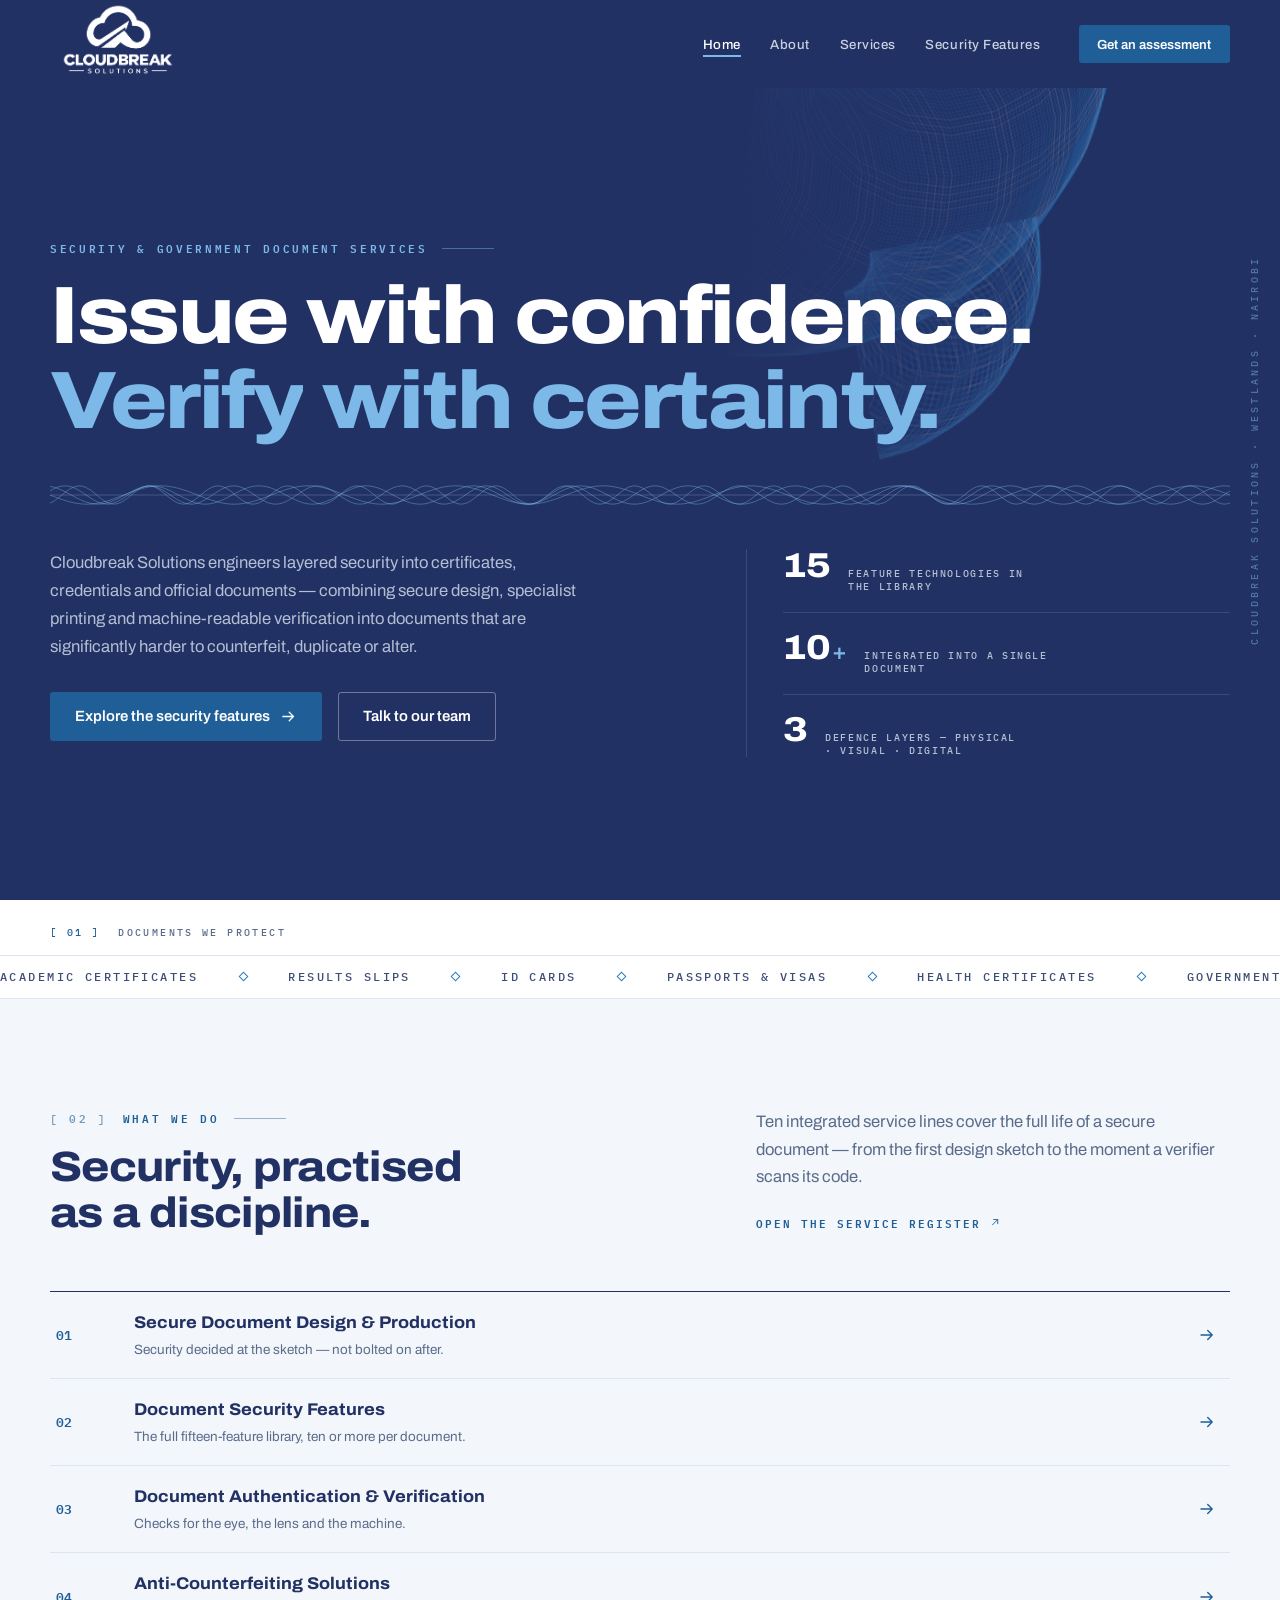
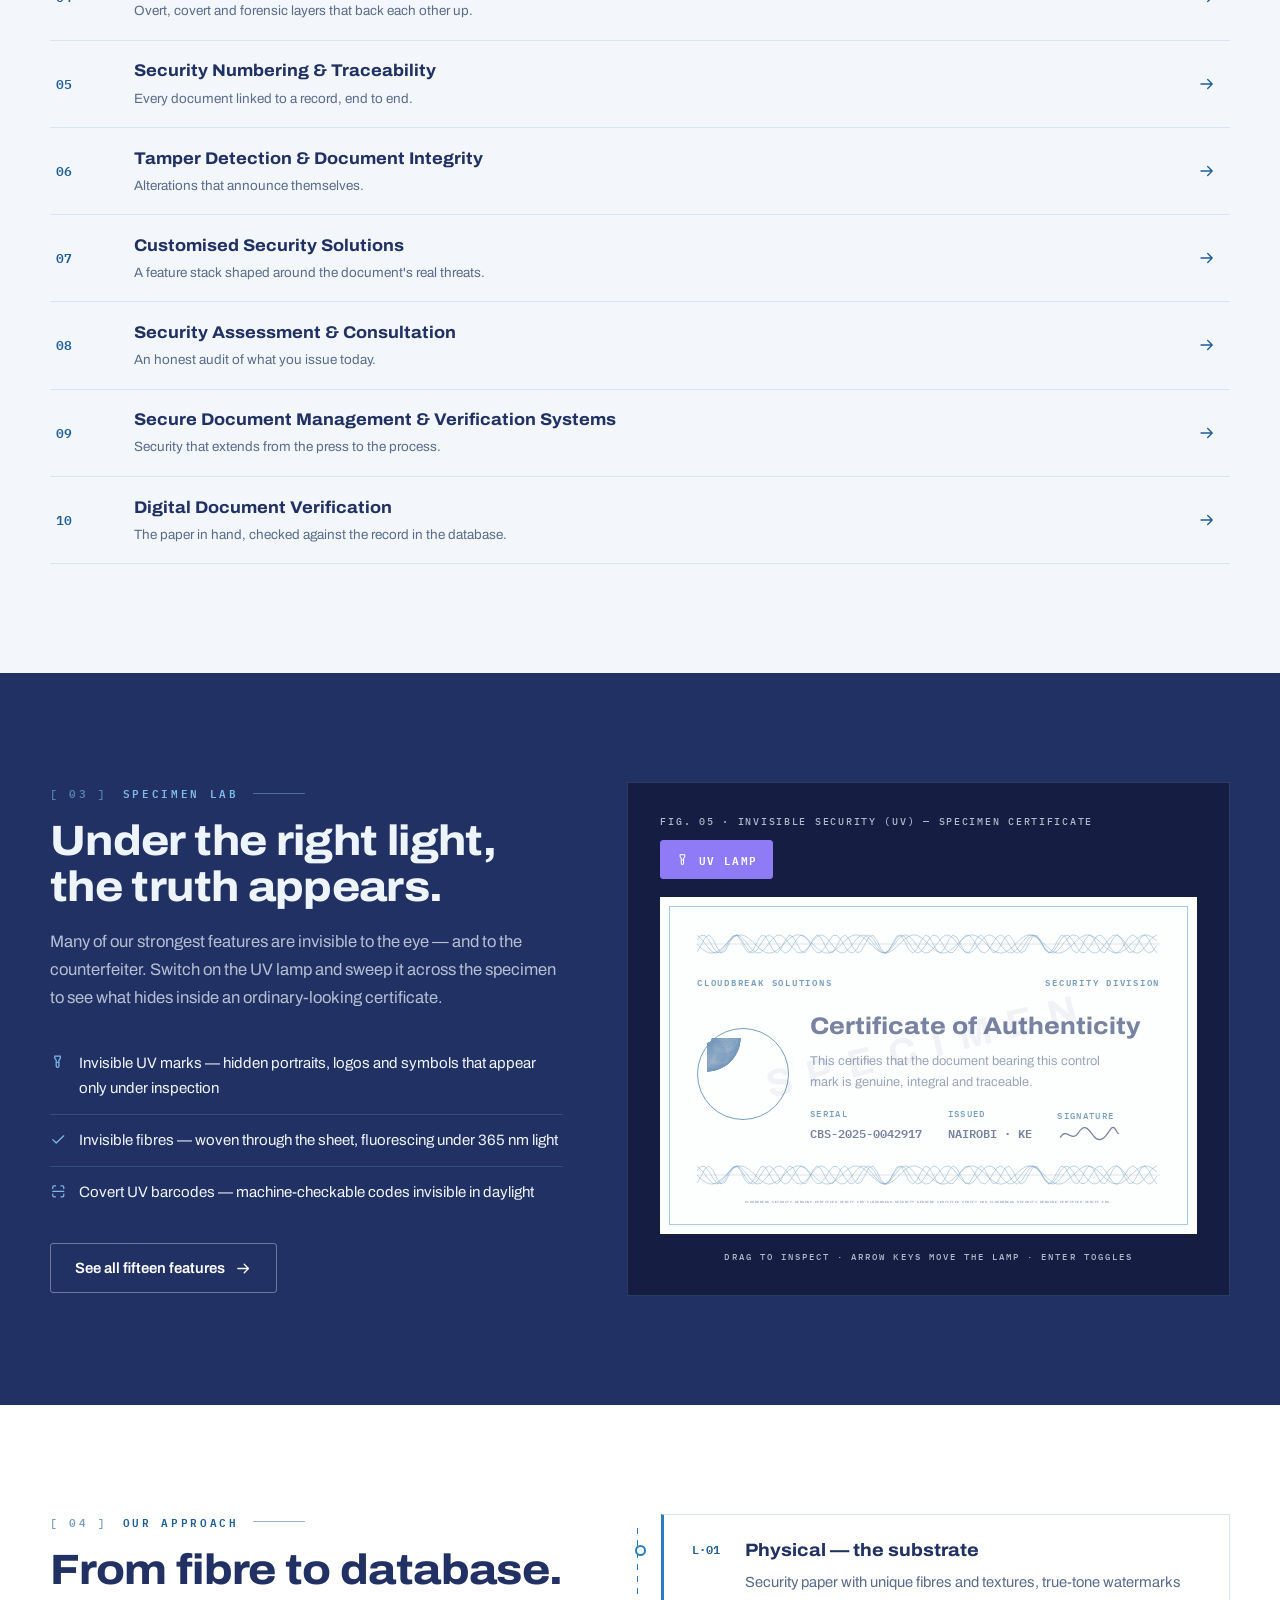
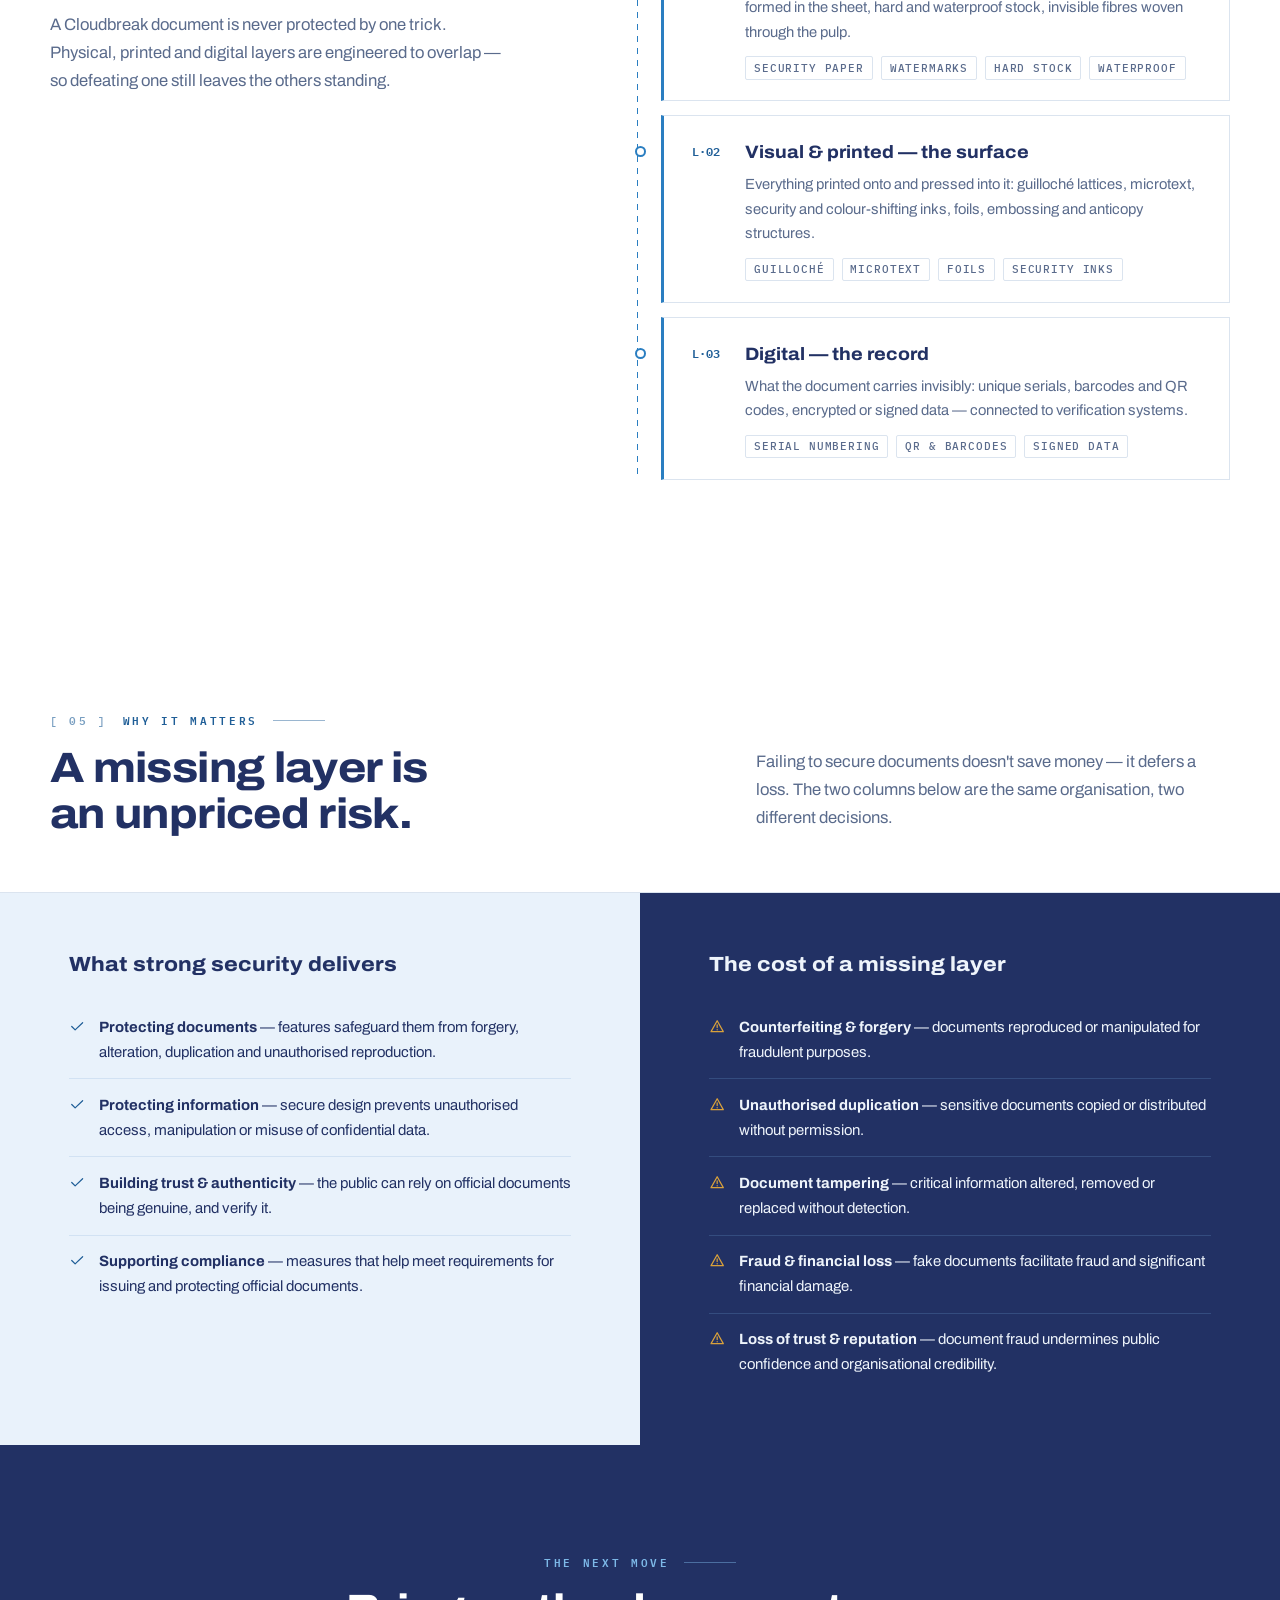
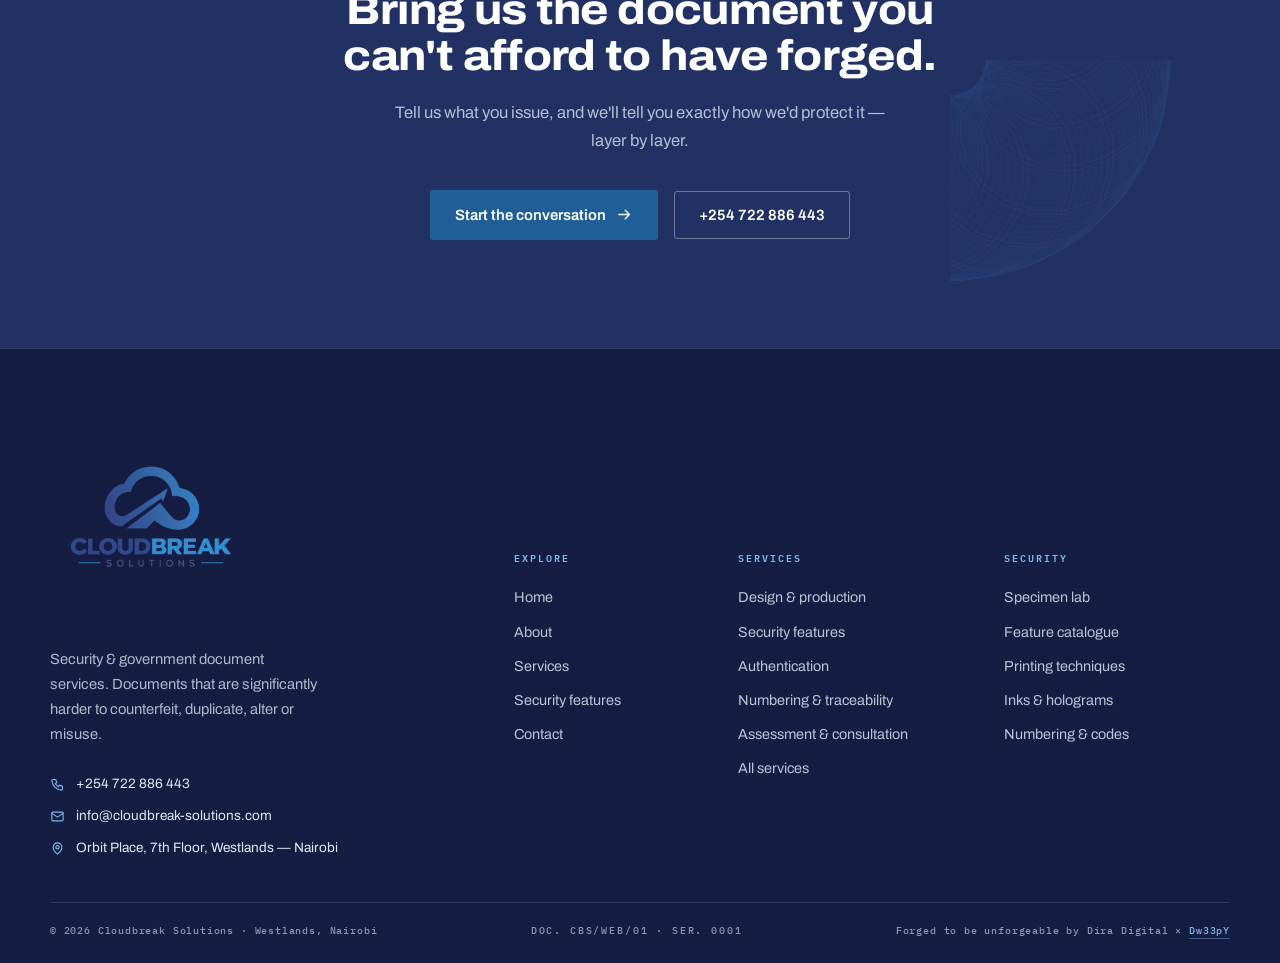
<file: index.html>
<!DOCTYPE html>
<html lang="en">
<head>
<meta charset="UTF-8">
<meta name="viewport" content="width=device-width, initial-scale=1">
<title>Cloudbreak Solutions — Security & Government Document Services | Nairobi, Kenya</title>
<meta name="description" content="Cloudbreak Solutions engineers layered security into certificates, credentials and official documents — secure design, specialist printing and machine-readable verification. Westlands, Nairobi.">
<link rel="canonical" href="https://cloudbreak-solutions.com/">
<meta property="og:type" content="website">
<meta property="og:title" content="Cloudbreak Solutions — Security & Government Document Services">
<meta property="og:description" content="Documents that are significantly harder to counterfeit, duplicate or alter. Issue with confidence. Verify with certainty.">
<meta property="og:url" content="https://cloudbreak-solutions.com/">
<meta property="og:image" content="https://cloudbreak-solutions.com/images/og-image.jpg">
<meta name="twitter:card" content="summary_large_image">
<meta name="theme-color" content="#223164">
<link rel="icon" type="image/png" href="images/icon.png">
<link rel="apple-touch-icon" href="images/icon.png">
<link rel="manifest" href="site.webmanifest">
<link rel="preconnect" href="https://fonts.googleapis.com">
<link rel="preconnect" href="https://fonts.gstatic.com" crossorigin>
<link href="https://fonts.googleapis.com/css2?family=Archivo:wdth,wght@62..125,300..900&family=IBM+Plex+Mono:wght@400;500;600&display=swap" rel="stylesheet">
<link rel="stylesheet" href="styles.css">
<noscript><style>.rv{opacity:1;transform:none}.mq-track{animation:none}.mq{overflow-x:auto}.lamp,.bench-hint,.uv{display:none}</style></noscript>
<script type="application/ld+json">
{"@context":"https://schema.org","@type":"Organization","name":"Cloudbreak Solutions","url":"https://cloudbreak-solutions.com/","logo":"https://cloudbreak-solutions.com/favicon.svg","email":"info@cloudbreak-solutions.com","telephone":"+254722886443","address":{"@type":"PostalAddress","streetAddress":"Orbit Place, 7th Floor, Westlands","addressLocality":"Nairobi","addressCountry":"KE"},"description":"Security and government document services — secure document design, security printing, authentication and verification."}
</script>
</head>
<body>
<a class="skip" href="#main">Skip to content</a>

<!-- ===== SVG ICON SPRITE — shared across all pages ===== -->
<svg xmlns="http://www.w3.org/2000/svg" style="display:none" aria-hidden="true">
  <symbol id="i-rose" viewBox="0 0 40 40"><g fill="none" stroke="currentColor" stroke-width="1.7"><ellipse cx="20" cy="20" rx="14" ry="5.6"/><ellipse cx="20" cy="20" rx="14" ry="5.6" transform="rotate(60 20 20)"/><ellipse cx="20" cy="20" rx="14" ry="5.6" transform="rotate(120 20 20)"/></g><circle cx="20" cy="20" r="3" fill="currentColor"/></symbol>
  <symbol id="i-arrow" viewBox="0 0 24 24"><path d="M4 12h15M13 6l6 6-6 6"/></symbol>
  <symbol id="i-up" viewBox="0 0 24 24"><path d="M7 17 17 7M9 7h8v8"/></symbol>
  <symbol id="i-phone" viewBox="0 0 24 24"><path d="M5 4h4l2 5-2.5 1.5a12 12 0 0 0 5 5L15 13l5 2v4a2 2 0 0 1-2.2 2A17 17 0 0 1 3 6.2 2 2 0 0 1 5 4z"/></symbol>
  <symbol id="i-mail" viewBox="0 0 24 24"><rect x="3" y="5" width="18" height="14" rx="2"/><path d="m3 7 9 6 9-6"/></symbol>
  <symbol id="i-pin" viewBox="0 0 24 24"><path d="M12 21s-7-5.4-7-11a7 7 0 0 1 14 0c0 5.6-7 11-7 11z"/><circle cx="12" cy="10" r="2.6"/></symbol>
  <symbol id="i-check" viewBox="0 0 24 24"><path d="m4 12.5 5 5L20 7"/></symbol>
  <symbol id="i-alert" viewBox="0 0 24 24"><path d="M12 4 21 20H3L12 4z"/><path d="M12 10v4M12 17.2v.1"/></symbol>
  <symbol id="i-uv" viewBox="0 0 24 24"><path d="M7 3h8v3.5L13 9v8.5a2 2 0 0 1-4 0V9L7 6.5V3z"/><path d="M10 12h2"/></symbol>
  <symbol id="i-layers" viewBox="0 0 24 24"><path d="m12 3 9 5-9 5-9-5 9-5z"/><path d="m3 13 9 5 9-5"/><path d="m3 17 9 5 9-5" opacity=".45"/></symbol>
  <symbol id="i-send" viewBox="0 0 24 24"><path d="M22 3 11 14M22 3l-7 19-4-9-9-4 20-7z"/></symbol>
  <symbol id="i-ok" viewBox="0 0 24 24"><circle cx="12" cy="12" r="9"/><path d="m8 12.5 2.8 2.8L16.5 9"/></symbol>
  <symbol id="i-chev" viewBox="0 0 24 24"><path d="m6 9 6 6 6-6"/></symbol>
  <symbol id="i-scan" viewBox="0 0 24 24"><path d="M4 8V6a2 2 0 0 1 2-2h2M16 4h2a2 2 0 0 1 2 2v2M20 16v2a2 2 0 0 1-2 2h-2M8 20H6a2 2 0 0 1-2-2v-2M4 12h16"/></symbol>
  <symbol id="i-shield" viewBox="0 0 24 24"><path d="m12 3 7 3v5.5c0 4.7-3.2 7.6-7 8.9-3.8-1.3-7-4.2-7-8.9V6l7-3z"/></symbol>
</svg>

<!-- ===== HEADER ===== -->
<header class="hdr">
  <div class="hdr-in container">
    <a class="brand" href="index.html">
      <img class="brand-mark" src="images/Logobw.png" alt="Cloudbreak Solutions" data-srcfb="images/icon.png" data-err="hide">
    </a>
    <nav class="nav" aria-label="Primary">
      <ul class="nav-list">
        <li><a href="index.html" aria-current="page">Home</a></li>
        <li><a href="about.html">About</a></li>
        <li><a href="services.html">Services</a></li>
        <li><a href="features.html">Security Features</a></li>
      </ul>
    </nav>
    <a class="btn btn-primary btn-sm hdr-cta" href="contact.html">Get an assessment</a>
    <button class="nav-toggle" type="button" aria-expanded="false" aria-controls="mnav" aria-label="Open menu"><span></span><span></span></button>
  </div>
</header>

<!-- ===== MOBILE NAV ===== -->
<div class="mnav" id="mnav" aria-hidden="true">
  <nav class="mnav-nav" aria-label="Mobile">
    <a href="index.html" style="--i:0"><span class="mn">01</span>Home</a>
    <a href="about.html" style="--i:1"><span class="mn">02</span>About</a>
    <a href="services.html" style="--i:2"><span class="mn">03</span>Services</a>
    <a href="features.html" style="--i:3"><span class="mn">04</span>Security Features</a>
    <a class="btn btn-primary mnav-cta" href="contact.html" style="--i:4">Get an assessment</a>
  </nav>
  <div class="mnav-foot mono">
    <a href="tel:+254722886443">+254 722 886 443</a>
    <a href="mailto:info@cloudbreak-solutions.com">info@cloudbreak-solutions.com</a>
  </div>
</div>

<main id="main">

  <!-- ===== HERO — animated guilloché rosette ===== -->
  <section class="hero hero-home">
    <div class="hero-cv" aria-hidden="true"><canvas data-guilloche="hero"></canvas></div>
    <p class="hero-side mono" aria-hidden="true">CLOUDBREAK SOLUTIONS · WESTLANDS · NAIROBI</p>
    <div class="container hero-in">
      <div class="hero-body">
        <p class="eyebrow rv">Security &amp; Government Document Services</p>
        <h1 class="h-display">
          <span class="split" data-split>Issue with confidence.</span>
          <span class="split tone" data-split>Verify with certainty.</span>
        </h1>
        <canvas class="hero-orn" data-guilloche="strip" data-ink="dark" aria-hidden="true"></canvas>
        <div class="hero-cols">
          <div class="hero-msg rv">
            <p class="lead">Cloudbreak Solutions engineers layered security into certificates, credentials and official documents — combining secure design, specialist printing and machine-readable verification into documents that are significantly harder to counterfeit, duplicate or alter.</p>
            <div class="hero-cta">
              <a class="btn btn-primary" href="features.html">Explore the security features <svg class="ic" aria-hidden="true"><use href="#i-arrow"/></svg></a>
              <a class="btn btn-ghost" href="contact.html">Talk to our team</a>
            </div>
          </div>
          <div class="hero-side-stats rv" style="--d:.12s">
            <div class="stat"><b>15</b><span>feature technologies in the library</span></div>
            <div class="stat"><b>10<i class="sfx">+</i></b><span>integrated into a single document</span></div>
            <div class="stat"><b>3</b><span>defence layers — physical · visual · digital</span></div>
          </div>
        </div>
      </div>
    </div>
  </section>

  <!-- ===== 01 · DOCUMENTS WE PROTECT — marquee ===== -->
  <section class="mq-sec" aria-label="Documents we protect">
    <div class="container"><p class="mq-cap mono"><span class="idx">[ 01 ]</span> DOCUMENTS WE PROTECT</p></div>
    <div class="mq">
      <div class="mq-track" data-mq>
        <div class="mq-group">
          <span class="mq-item">Academic certificates</span><span class="mq-item">Results slips</span><span class="mq-item">ID cards</span><span class="mq-item">Passports &amp; visas</span><span class="mq-item">Health certificates</span><span class="mq-item">Government licences</span><span class="mq-item">Security clearances</span><span class="mq-item">Birth certificates</span><span class="mq-item">Land documents</span><span class="mq-item">Official letters</span><span class="mq-item">Tickets &amp; secure labels</span><span class="mq-item">Product authentication</span>
        </div>
      </div>
    </div>
  </section>

  <!-- ===== 02 · WHAT WE DO — service register ===== -->
  <section class="sec sec-tint">
    <div class="container">
      <div class="sec-head">
        <div>
          <p class="eyebrow rv"><span class="idx">[ 02 ]</span> WHAT WE DO</p>
          <h2 class="h-sec rv">Security, practised as a discipline.</h2>
        </div>
        <div class="rv">
          <p class="lead">Ten integrated service lines cover the full life of a secure document — from the first design sketch to the moment a verifier scans its code.</p>
          <a class="sec-link mono" href="services.html">Open the service register <svg class="ic" aria-hidden="true"><use href="#i-up"/></svg></a>
        </div>
      </div>
      <div class="ledger">
        <a class="lrow rv" href="services.html#svc-1"><span class="lrow-n mono">01</span><span class="lrow-b"><strong>Secure Document Design &amp; Production</strong><em>Security decided at the sketch — not bolted on after.</em></span><svg class="ic" aria-hidden="true"><use href="#i-arrow"/></svg></a>
        <a class="lrow rv" style="--d:.04s" href="services.html#svc-2"><span class="lrow-n mono">02</span><span class="lrow-b"><strong>Document Security Features</strong><em>The full fifteen-feature library, ten or more per document.</em></span><svg class="ic" aria-hidden="true"><use href="#i-arrow"/></svg></a>
        <a class="lrow rv" style="--d:.08s" href="services.html#svc-3"><span class="lrow-n mono">03</span><span class="lrow-b"><strong>Document Authentication &amp; Verification</strong><em>Checks for the eye, the lens and the machine.</em></span><svg class="ic" aria-hidden="true"><use href="#i-arrow"/></svg></a>
        <a class="lrow rv" style="--d:.12s" href="services.html#svc-4"><span class="lrow-n mono">04</span><span class="lrow-b"><strong>Anti-Counterfeiting Solutions</strong><em>Overt, covert and forensic layers that back each other up.</em></span><svg class="ic" aria-hidden="true"><use href="#i-arrow"/></svg></a>
        <a class="lrow rv" style="--d:.16s" href="services.html#svc-5"><span class="lrow-n mono">05</span><span class="lrow-b"><strong>Security Numbering &amp; Traceability</strong><em>Every document linked to a record, end to end.</em></span><svg class="ic" aria-hidden="true"><use href="#i-arrow"/></svg></a>
        <a class="lrow rv" style="--d:.2s" href="services.html#svc-6"><span class="lrow-n mono">06</span><span class="lrow-b"><strong>Tamper Detection &amp; Document Integrity</strong><em>Alterations that announce themselves.</em></span><svg class="ic" aria-hidden="true"><use href="#i-arrow"/></svg></a>
        <a class="lrow rv" style="--d:.24s" href="services.html#svc-7"><span class="lrow-n mono">07</span><span class="lrow-b"><strong>Customised Security Solutions</strong><em>A feature stack shaped around the document's real threats.</em></span><svg class="ic" aria-hidden="true"><use href="#i-arrow"/></svg></a>
        <a class="lrow rv" style="--d:.28s" href="services.html#svc-8"><span class="lrow-n mono">08</span><span class="lrow-b"><strong>Security Assessment &amp; Consultation</strong><em>An honest audit of what you issue today.</em></span><svg class="ic" aria-hidden="true"><use href="#i-arrow"/></svg></a>
        <a class="lrow rv" style="--d:.32s" href="services.html#svc-9"><span class="lrow-n mono">09</span><span class="lrow-b"><strong>Secure Document Management &amp; Verification Systems</strong><em>Security that extends from the press to the process.</em></span><svg class="ic" aria-hidden="true"><use href="#i-arrow"/></svg></a>
        <a class="lrow rv" style="--d:.36s" href="services.html#svc-10"><span class="lrow-n mono">10</span><span class="lrow-b"><strong>Digital Document Verification</strong><em>The paper in hand, checked against the record in the database.</em></span><svg class="ic" aria-hidden="true"><use href="#i-arrow"/></svg></a>
      </div>
    </div>
  </section>

  <!-- ===== 03 · SPECIMEN LAB — interactive UV demo ===== -->
  <section class="sec sec-dark">
    <div class="container">
      <div class="uv-grid">
        <div class="uv-copy">
          <p class="eyebrow rv"><span class="idx">[ 03 ]</span> SPECIMEN LAB</p>
          <h2 class="h-sec rv">Under the right light, the truth appears.</h2>
          <p class="lead rv">Many of our strongest features are invisible to the eye — and to the counterfeiter. Switch on the UV lamp and sweep it across the specimen to see what hides inside an ordinary-looking certificate.</p>
          <ul class="tick-list rv">
            <li><svg class="ic" aria-hidden="true"><use href="#i-uv"/></svg><span>Invisible UV marks — hidden portraits, logos and symbols that appear only under inspection</span></li>
            <li><svg class="ic" aria-hidden="true"><use href="#i-check"/></svg><span>Invisible fibres — woven through the sheet, fluorescing under 365&nbsp;nm light</span></li>
            <li><svg class="ic" aria-hidden="true"><use href="#i-scan"/></svg><span>Covert UV barcodes — machine-checkable codes invisible in daylight</span></li>
          </ul>
          <a class="btn btn-ghost rv" href="features.html">See all fifteen features <svg class="ic" aria-hidden="true"><use href="#i-arrow"/></svg></a>
        </div>

        <!-- UV lamp bench — JS-driven: drag / arrow keys / Enter to toggle -->
        <div class="bench uv-bench rv" tabindex="0" role="group" aria-label="Interactive UV lamp demonstration. Press Enter to toggle the lamp, use the arrow keys to move it.">
          <div class="bench-bar">
            <span class="bench-cap">FIG. 05 · INVISIBLE SECURITY (UV) — SPECIMEN CERTIFICATE</span>
            <button class="lamp" type="button" aria-pressed="false"><svg class="ic" aria-hidden="true"><use href="#i-uv"/></svg>UV LAMP</button>
          </div>
          <div class="cert">
            <canvas class="cert-strip" data-guilloche="strip" data-ink="light" aria-hidden="true"></canvas>
            <div class="cert-head"><span>CLOUDBREAK SOLUTIONS</span><span>SECURITY DIVISION</span></div>
            <div class="cert-body">
              <div class="cert-seal"><canvas data-guilloche="rosette" data-ink="light" aria-hidden="true"></canvas></div>
              <div>
                <h3 class="cert-title">Certificate of Authenticity</h3>
                <p class="cert-line">This certifies that the document bearing this control mark is genuine, integral and traceable.</p>
                <div class="cert-meta">
                  <div><span>SERIAL</span><b>CBS-2025-0042917</b></div>
                  <div><span>ISSUED</span><b>NAIROBI · KE</b></div>
                  <div><span>SIGNATURE</span><svg viewBox="0 0 70 20" aria-hidden="true"><path d="M3 14C10 2 16 20 23 9S34 4 40 12 52 16 58 6 66 12 68 9" fill="none" stroke="currentColor" stroke-width="1.4"/></svg></div>
                </div>
              </div>
            </div>
            <canvas class="cert-strip" data-guilloche="strip" data-ink="light" aria-hidden="true"></canvas>
            <p class="cert-micro" aria-hidden="true">CL0UDBREAK·SECURITY·GENUINE·CERTIFIED·VERIFY·CBS·CL0UDBREAK·SECURITY·GENUINE·CERTIFIED·VERIFY·CBS·CL0UDBREAK·SECURITY·GENUINE·CERTIFIED·VERIFY·CBS·</p>
            <!-- UV-reactive layer — revealed only inside the lamp beam -->
            <div class="uv" aria-hidden="true">
              <span class="uv-word">UV VERIFIED</span>
              <span class="uv-portrait"><svg viewBox="0 0 100 100" aria-hidden="true"><circle cx="50" cy="34" r="16"/><path d="M18 96c2-22 15-32 32-32s30 10 32 32"/></svg></span>
              <span class="uv-code"></span>
              <span class="uv-fibres"></span>
            </div>
            <span class="torch" aria-hidden="true"></span>
          </div>
          <span class="bench-hint mono">DRAG TO INSPECT · ARROW KEYS MOVE THE LAMP · ENTER TOGGLES</span>
        </div>
      </div>
    </div>
  </section>

  <!-- ===== 04 · OUR APPROACH — document cross-section ===== -->
  <section class="sec">
    <div class="container approach">
      <div class="sec-head">
        <div>
          <p class="eyebrow rv"><span class="idx">[ 04 ]</span> OUR APPROACH</p>
          <h2 class="h-sec rv">From fibre to database.</h2>
        </div>
        <p class="lead rv">A Cloudbreak document is never protected by one trick. Physical, printed and digital layers are engineered to overlap — so defeating one still leaves the others standing.</p>
      </div>
      <div class="stack">
        <div class="stack-row rv">
          <span class="stack-num mono">L·01</span>
          <div>
            <h3>Physical — the substrate</h3>
            <p>Security paper with unique fibres and textures, true-tone watermarks formed in the sheet, hard and waterproof stock, invisible fibres woven through the pulp.</p>
            <div class="stack-tags"><span class="tag">Security paper</span><span class="tag">Watermarks</span><span class="tag">Hard stock</span><span class="tag">Waterproof</span></div>
          </div>
        </div>
        <div class="stack-row rv" style="--d:.08s">
          <span class="stack-num mono">L·02</span>
          <div>
            <h3>Visual &amp; printed — the surface</h3>
            <p>Everything printed onto and pressed into it: guilloché lattices, microtext, security and colour-shifting inks, foils, embossing and anticopy structures.</p>
            <div class="stack-tags"><span class="tag">Guilloché</span><span class="tag">Microtext</span><span class="tag">Foils</span><span class="tag">Security inks</span></div>
          </div>
        </div>
        <div class="stack-row rv" style="--d:.16s">
          <span class="stack-num mono">L·03</span>
          <div>
            <h3>Digital — the record</h3>
            <p>What the document carries invisibly: unique serials, barcodes and QR codes, encrypted or signed data — connected to verification systems.</p>
            <div class="stack-tags"><span class="tag">Serial numbering</span><span class="tag">QR &amp; barcodes</span><span class="tag">Signed data</span></div>
          </div>
        </div>
      </div>
    </div>
  </section>

  <!-- ===== 05 · WHY IT MATTERS — deliver vs risk ===== -->
  <section class="sec" style="padding-bottom:0">
    <div class="container sec-head">
      <div>
        <p class="eyebrow rv"><span class="idx">[ 05 ]</span> WHY IT MATTERS</p>
        <h2 class="h-sec rv">A missing layer is an unpriced risk.</h2>
      </div>
      <p class="lead rv">Failing to secure documents doesn't save money — it defers a loss. The two columns below are the same organisation, two different decisions.</p>
    </div>
    <div class="risk-grid rv">
      <div class="risk-col risk-gain">
        <div class="container">
          <h3>What strong security delivers</h3>
          <ul class="risk-list">
            <li><svg class="ic" aria-hidden="true"><use href="#i-check"/></svg><span><strong>Protecting documents</strong> — features safeguard them from forgery, alteration, duplication and unauthorised reproduction.</span></li>
            <li><svg class="ic" aria-hidden="true"><use href="#i-check"/></svg><span><strong>Protecting information</strong> — secure design prevents unauthorised access, manipulation or misuse of confidential data.</span></li>
            <li><svg class="ic" aria-hidden="true"><use href="#i-check"/></svg><span><strong>Building trust &amp; authenticity</strong> — the public can rely on official documents being genuine, and verify it.</span></li>
            <li><svg class="ic" aria-hidden="true"><use href="#i-check"/></svg><span><strong>Supporting compliance</strong> — measures that help meet requirements for issuing and protecting official documents.</span></li>
          </ul>
        </div>
      </div>
      <div class="risk-col risk-loss">
        <div class="container">
          <h3>The cost of a missing layer</h3>
          <ul class="risk-list">
            <li><svg class="ic" aria-hidden="true"><use href="#i-alert"/></svg><span><strong>Counterfeiting &amp; forgery</strong> — documents reproduced or manipulated for fraudulent purposes.</span></li>
            <li><svg class="ic" aria-hidden="true"><use href="#i-alert"/></svg><span><strong>Unauthorised duplication</strong> — sensitive documents copied or distributed without permission.</span></li>
            <li><svg class="ic" aria-hidden="true"><use href="#i-alert"/></svg><span><strong>Document tampering</strong> — critical information altered, removed or replaced without detection.</span></li>
            <li><svg class="ic" aria-hidden="true"><use href="#i-alert"/></svg><span><strong>Fraud &amp; financial loss</strong> — fake documents facilitate fraud and significant financial damage.</span></li>
            <li><svg class="ic" aria-hidden="true"><use href="#i-alert"/></svg><span><strong>Loss of trust &amp; reputation</strong> — document fraud undermines public confidence and organisational credibility.</span></li>
          </ul>
        </div>
      </div>
    </div>
  </section>

  <!-- ===== CTA ===== -->
  <section class="cta">
    <div class="cta-cv" aria-hidden="true"><canvas data-guilloche="rosette"></canvas></div>
    <div class="container cta-in">
      <p class="eyebrow rv" style="justify-content:center">The next move</p>
      <h2 class="h-sec rv">Bring us the document you can't afford to have forged.</h2>
      <p class="lead rv">Tell us what you issue, and we'll tell you exactly how we'd protect it — layer by layer.</p>
      <div class="hero-cta rv" style="justify-content:center">
        <a class="btn btn-primary" href="contact.html">Start the conversation <svg class="ic" aria-hidden="true"><use href="#i-arrow"/></svg></a>
        <a class="btn btn-ghost mono" href="tel:+254722886443">+254 722 886 443</a>
      </div>
    </div>
  </section>
</main>

<!-- ===== FOOTER ===== -->
<footer class="ftr">
  <div class="container ftr-top">
    <div class="ftr-brand">
      <a class="brand" href="index.html">
        <img class="brand-mark" src="images/logo.png" alt="Cloudbreak Solutions" data-srcfb="images/icon.png" data-err="hide">
      </a>
      <p>Security &amp; government document services. Documents that are significantly harder to counterfeit, duplicate, alter or misuse.</p>
      <ul class="ftr-ctt">
        <li><svg class="ic" aria-hidden="true"><use href="#i-phone"/></svg><a href="tel:+254722886443">+254 722 886 443</a></li>
        <li><svg class="ic" aria-hidden="true"><use href="#i-mail"/></svg><a href="mailto:info@cloudbreak-solutions.com">info@cloudbreak-solutions.com</a></li>
        <li><svg class="ic" aria-hidden="true"><use href="#i-pin"/></svg><span>Orbit Place, 7th Floor, Westlands — Nairobi</span></li>
      </ul>
    </div>
    <div class="ftr-col">
      <h4>Explore</h4>
      <ul>
        <li><a href="index.html">Home</a></li>
        <li><a href="about.html">About</a></li>
        <li><a href="services.html">Services</a></li>
        <li><a href="features.html">Security features</a></li>
        <li><a href="contact.html">Contact</a></li>
      </ul>
    </div>
    <div class="ftr-col">
      <h4>Services</h4>
      <ul>
        <li><a href="services.html#svc-1">Design &amp; production</a></li>
        <li><a href="services.html#svc-2">Security features</a></li>
        <li><a href="services.html#svc-3">Authentication</a></li>
        <li><a href="services.html#svc-5">Numbering &amp; traceability</a></li>
        <li><a href="services.html#svc-8">Assessment &amp; consultation</a></li>
        <li><a href="services.html">All services</a></li>
      </ul>
    </div>
    <div class="ftr-col">
      <h4>Security</h4>
      <ul>
        <li><a href="features.html#lab">Specimen lab</a></li>
        <li><a href="features.html#catalog">Feature catalogue</a></li>
        <li><a href="features.html#print">Printing techniques</a></li>
        <li><a href="features.html#inks">Inks &amp; holograms</a></li>
        <li><a href="features.html#codes">Numbering &amp; codes</a></li>
      </ul>
    </div>
  </div>
  <div class="container ftr-bot">
    <p>© <span data-year>2025</span> Cloudbreak Solutions · Westlands, Nairobi</p>
    <p class="ftr-serial">DOC. CBS/WEB/01 · SER. 0001</p>
    <p class="ftr-credit">Forged to be unforgeable by Dira Digital &times; <a href="https://dw33py.netlify.app" target="_blank" rel="noopener noreferrer">Dw33pY</a></p>
  </div>
</footer>

<script src="script.js"></script>
</body>
</html>
</file>
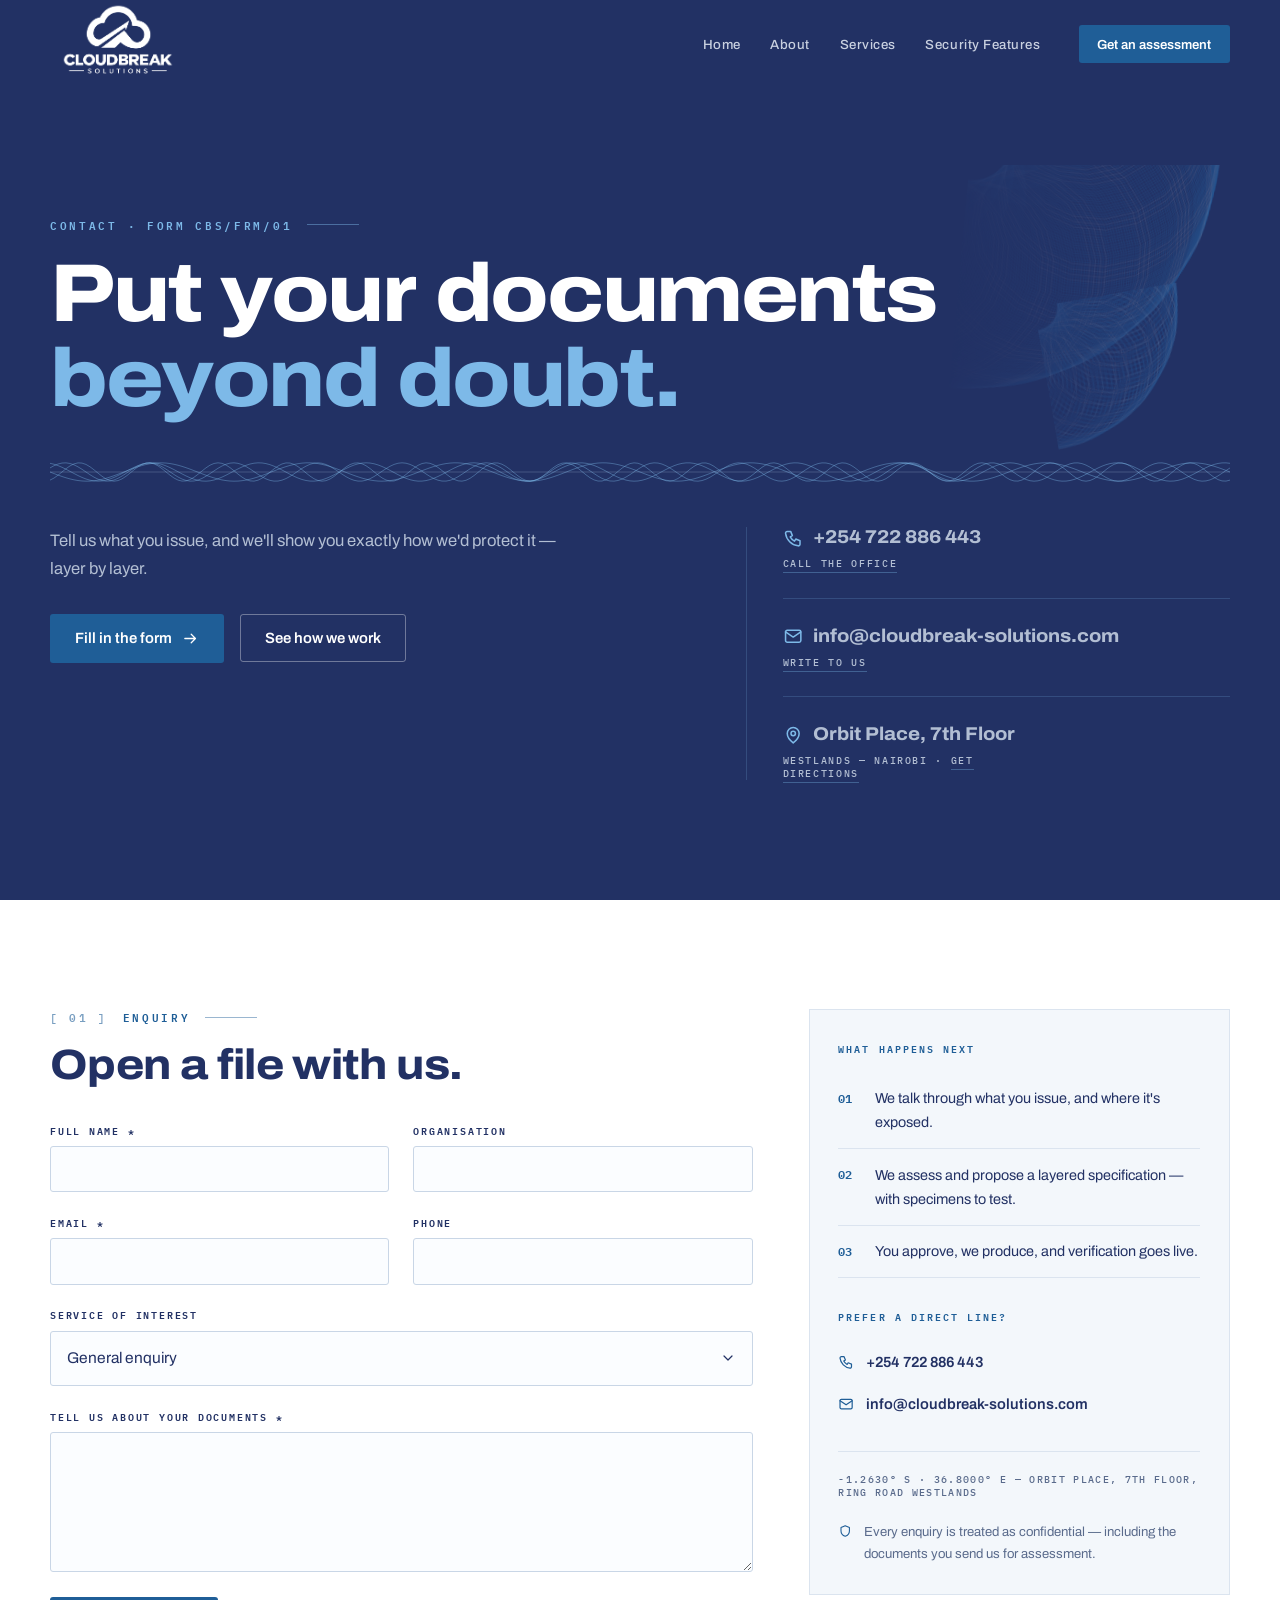
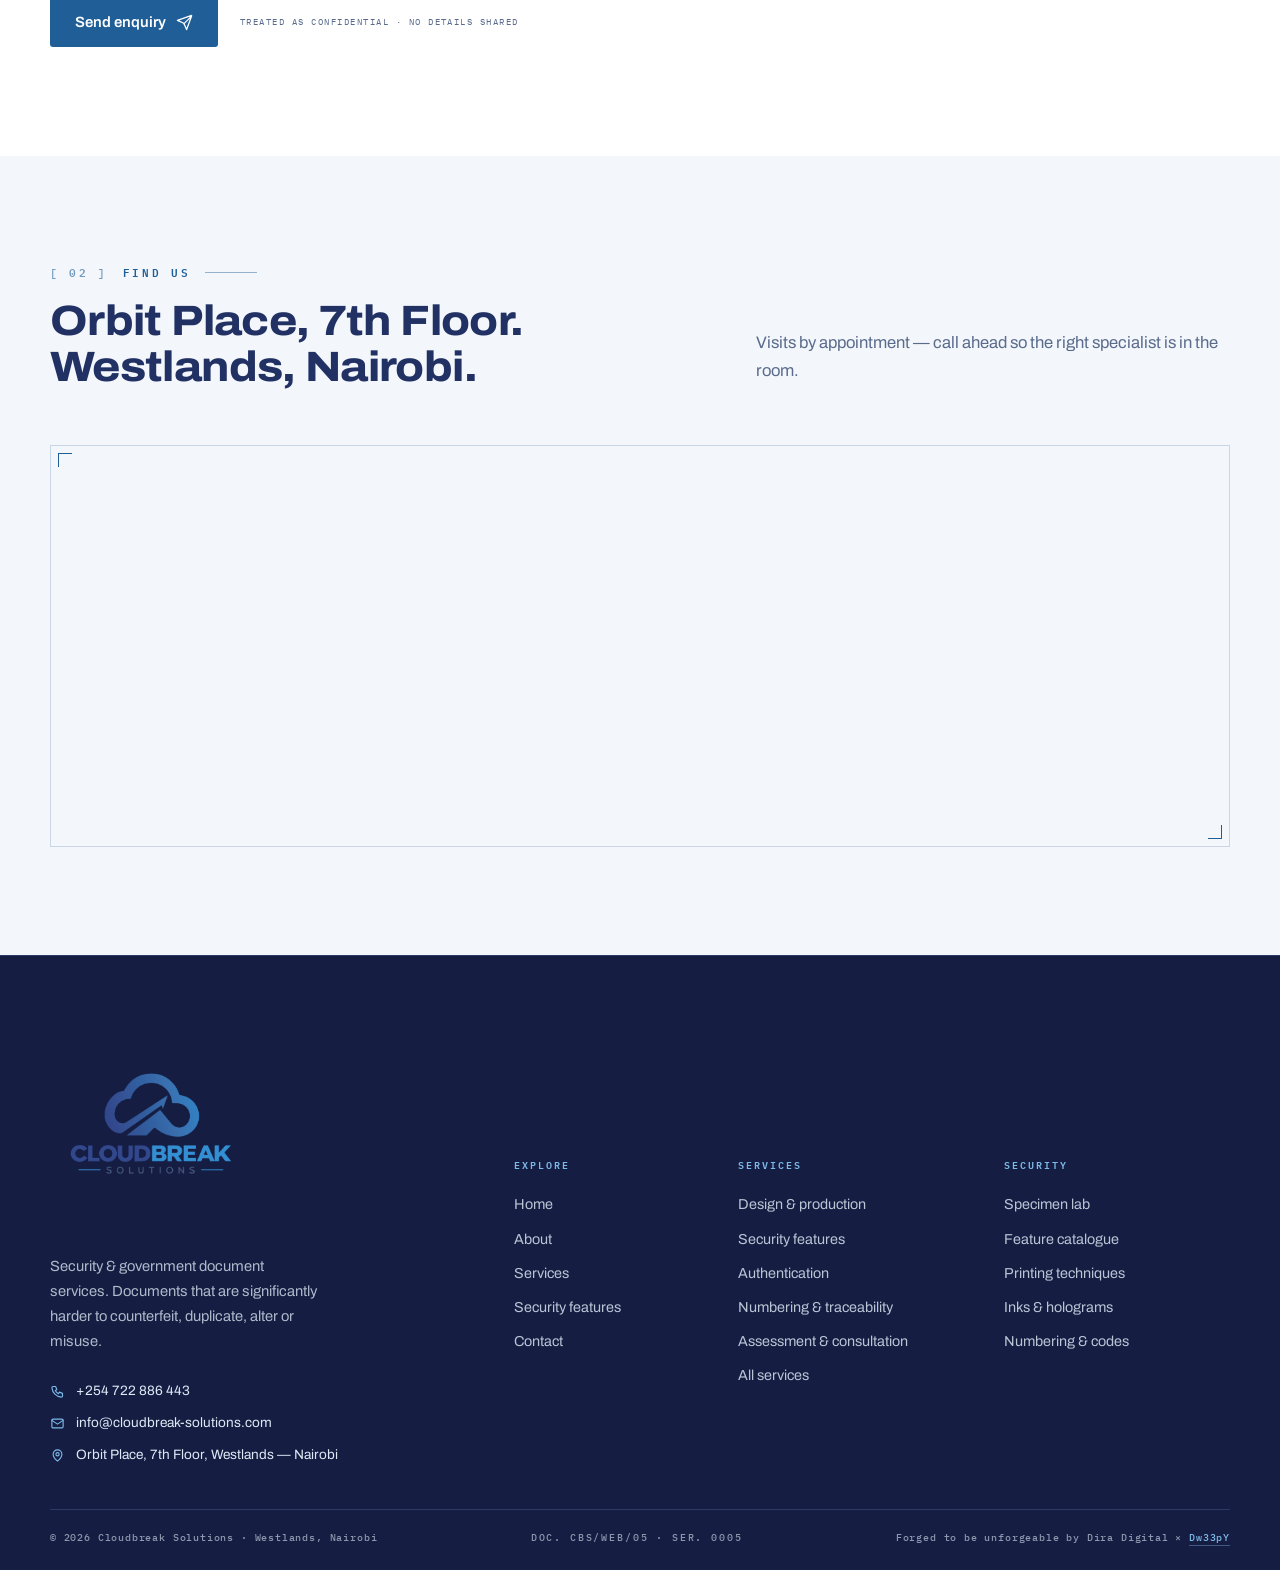
<file: contact.html>
<!DOCTYPE html>
<html lang="en">
<head>
<meta charset="UTF-8">
<meta name="viewport" content="width=device-width, initial-scale=1">
<title>Contact — Cloudbreak Solutions | Westlands, Nairobi</title>
<meta name="description" content="Talk to Cloudbreak Solutions about securing your documents. Orbit Place, 7th Floor, Westlands, Nairobi. +254 722 886 443.">
<link rel="canonical" href="https://cloudbreak-solutions.com/contact.html">
<meta property="og:type" content="website">
<meta property="og:title" content="Contact — Cloudbreak Solutions">
<meta property="og:description" content="Tell us what you issue, and we'll show you exactly how we'd protect it — layer by layer.">
<meta property="og:url" content="https://cloudbreak-solutions.com/contact.html">
<meta property="og:image" content="https://cloudbreak-solutions.com/images/og-image.jpg">
<meta name="twitter:card" content="summary_large_image">
<meta name="theme-color" content="#223164">
<link rel="icon" type="image/png" href="images/icon.png">
<link rel="apple-touch-icon" href="images/icon.png">
<link rel="manifest" href="site.webmanifest">
<link rel="preconnect" href="https://fonts.googleapis.com">
<link rel="preconnect" href="https://fonts.gstatic.com" crossorigin>
<link href="https://fonts.googleapis.com/css2?family=Archivo:wdth,wght@62..125,300..900&family=IBM+Plex+Mono:wght@400;500;600&display=swap" rel="stylesheet">
<link rel="stylesheet" href="styles.css">
<noscript><style>.rv{opacity:1;transform:none}.dd-list{display:none}</style></noscript>
</head>
<body>
<a class="skip" href="#main">Skip to content</a>

<svg xmlns="http://www.w3.org/2000/svg" style="display:none" aria-hidden="true">
  <symbol id="i-rose" viewBox="0 0 40 40"><g fill="none" stroke="currentColor" stroke-width="1.7"><ellipse cx="20" cy="20" rx="14" ry="5.6"/><ellipse cx="20" cy="20" rx="14" ry="5.6" transform="rotate(60 20 20)"/><ellipse cx="20" cy="20" rx="14" ry="5.6" transform="rotate(120 20 20)"/></g><circle cx="20" cy="20" r="3" fill="currentColor"/></symbol>
  <symbol id="i-arrow" viewBox="0 0 24 24"><path d="M4 12h15M13 6l6 6-6 6"/></symbol>
  <symbol id="i-phone" viewBox="0 0 24 24"><path d="M5 4h4l2 5-2.5 1.5a12 12 0 0 0 5 5L15 13l5 2v4a2 2 0 0 1-2.2 2A17 17 0 0 1 3 6.2 2 2 0 0 1 5 4z"/></symbol>
  <symbol id="i-mail" viewBox="0 0 24 24"><rect x="3" y="5" width="18" height="14" rx="2"/><path d="m3 7 9 6 9-6"/></symbol>
  <symbol id="i-pin" viewBox="0 0 24 24"><path d="M12 21s-7-5.4-7-11a7 7 0 0 1 14 0c0 5.6-7 11-7 11z"/><circle cx="12" cy="10" r="2.6"/></symbol>
  <symbol id="i-send" viewBox="0 0 24 24"><path d="M22 3 11 14M22 3l-7 19-4-9-9-4 20-7z"/></symbol>
  <symbol id="i-ok" viewBox="0 0 24 24"><circle cx="12" cy="12" r="9"/><path d="m8 12.5 2.8 2.8L16.5 9"/></symbol>
  <symbol id="i-chev" viewBox="0 0 24 24"><path d="m6 9 6 6 6-6"/></symbol>
  <symbol id="i-shield" viewBox="0 0 24 24"><path d="m12 3 7 3v5.5c0 4.7-3.2 7.6-7 8.9-3.8-1.3-7-4.2-7-8.9V6l7-3z"/></symbol>
</svg>

<header class="hdr">
  <div class="hdr-in container">
    <a class="brand" href="index.html">
      <img class="brand-mark" src="images/Logobw.png" alt="Cloudbreak Solutions" data-srcfb="images/icon.png" data-err="hide">
    </a>
    <nav class="nav" aria-label="Primary">
      <ul class="nav-list">
        <li><a href="index.html">Home</a></li>
        <li><a href="about.html">About</a></li>
        <li><a href="services.html">Services</a></li>
        <li><a href="features.html">Security Features</a></li>
      </ul>
    </nav>
    <a class="btn btn-primary btn-sm hdr-cta" href="contact.html">Get an assessment</a>
    <button class="nav-toggle" type="button" aria-expanded="false" aria-controls="mnav" aria-label="Open menu"><span></span><span></span></button>
  </div>
</header>

<div class="mnav" id="mnav" aria-hidden="true">
  <nav class="mnav-nav" aria-label="Mobile">
    <a href="index.html" style="--i:0"><span class="mn">01</span>Home</a>
    <a href="about.html" style="--i:1"><span class="mn">02</span>About</a>
    <a href="services.html" style="--i:2"><span class="mn">03</span>Services</a>
    <a href="features.html" style="--i:3"><span class="mn">04</span>Security Features</a>
    <a class="btn btn-primary mnav-cta" href="contact.html" style="--i:4">Get an assessment</a>
  </nav>
  <div class="mnav-foot mono">
    <a href="tel:+254722886443">+254 722 886 443</a>
    <a href="mailto:info@cloudbreak-solutions.com">info@cloudbreak-solutions.com</a>
  </div>
</div>

<main id="main">
  <!-- ===== HERO ===== -->
  <section class="hero hero-page hero-wide hero-contact">
    <div class="hero-cv" aria-hidden="true"><canvas data-guilloche="hero"></canvas></div>
    <div class="container hero-in">
      <div class="hero-body">
        <p class="eyebrow rv">Contact · Form CBS/FRM/01</p>
        <h1 class="h-display">
        <span class="split" data-split>Put your documents</span>
        <span class="split tone" data-split>beyond doubt.</span>
        </h1>
        <canvas class="hero-orn" data-guilloche="strip" data-ink="dark" aria-hidden="true"></canvas>
        <div class="hero-cols">
          <div class="hero-msg rv">
            <p class="lead">Tell us what you issue, and we'll show you exactly how we'd protect it — layer by layer.</p>
            <div class="hero-cta">
              <a class="btn btn-primary" href="#cForm">Fill in the form <svg class="ic" aria-hidden="true"><use href="#i-arrow"/></svg></a>
              <a class="btn btn-ghost" href="about.html">See how we work</a>
            </div>
          </div>
          <div class="hero-side-stats rv" style="--d:.12s">
            <div class="stat">
              <b><svg class="ic" aria-hidden="true"><use href="#i-phone"/></svg><span class="val">+254 722 886 443</span></b>
              <span class="cap"><a href="tel:+254722886443">Call the office</a></span>
            </div>
            <div class="stat">
              <b><svg class="ic" aria-hidden="true"><use href="#i-mail"/></svg><span class="val">info@cloudbreak-solutions.com</span></b>
              <span class="cap"><a href="mailto:info@cloudbreak-solutions.com">Write to us</a></span>
            </div>
            <div class="stat">
              <b><svg class="ic" aria-hidden="true"><use href="#i-pin"/></svg><span class="val">Orbit Place, 7th Floor</span></b>
              <span class="cap">Westlands — Nairobi · <a href="https://maps.google.com/?q=Orbit+Place+Westlands+Nairobi" target="_blank" rel="noopener">Get directions</a></span>
            </div>
          </div>
        </div>
      </div>
    </div>
  </section>

  <!-- ===== 01 · ENQUIRY FORM ===== -->
  <section class="sec">
    <div class="container c-grid">
      <div>
        <p class="eyebrow rv"><span class="idx">[ 01 ]</span> ENQUIRY</p>
        <h2 class="h-sec rv" style="margin-bottom:2rem">Open a file with us.</h2>

        <!--
          NOTE — this form validates in the browser and then hands the visitor
          three ways to send (Gmail / default mail app / copy-paste). Nothing is
          stored on the site. See initForm() in script.js — the TO address and
          the panel below are the only two places to touch.
        -->
        <form class="form-grid" id="cForm" novalidate>
          <div class="field">
            <label for="f-name">Full name *</label>
            <input id="f-name" name="name" autocomplete="name" required>
            <p class="f-err" id="e-name" role="alert" hidden>Please tell us your name.</p>
          </div>
          <div class="field">
            <label for="f-org">Organisation</label>
            <input id="f-org" name="organisation" autocomplete="organization">
          </div>
          <div class="field">
            <label for="f-email">Email *</label>
            <input id="f-email" name="email" type="email" autocomplete="email" required>
            <p class="f-err" id="e-email" role="alert" hidden>That email doesn't look right.</p>
          </div>
          <div class="field">
            <label for="f-phone">Phone</label>
            <input id="f-phone" name="phone" type="tel" autocomplete="tel">
          </div>
          <div class="field field-full">
            <label for="ddBtn">Service of interest</label>
            <div class="dd" data-dd>
              <button class="dd-btn" id="ddBtn" type="button" aria-haspopup="listbox" aria-expanded="false">
                <span class="dd-val">General enquiry</span>
                <svg class="ic" aria-hidden="true"><use href="#i-chev"/></svg>
              </button>
              <ul class="dd-list" role="listbox" aria-label="Service of interest">
                <li role="option" aria-selected="true">General enquiry</li>
                <li role="option" aria-selected="false">Secure document design &amp; production</li>
                <li role="option" aria-selected="false">Document security features</li>
                <li role="option" aria-selected="false">Authentication &amp; verification</li>
                <li role="option" aria-selected="false">Anti-counterfeiting solutions</li>
                <li role="option" aria-selected="false">Numbering &amp; traceability</li>
                <li role="option" aria-selected="false">Tamper detection</li>
                <li role="option" aria-selected="false">Customised security solutions</li>
                <li role="option" aria-selected="false">Assessment &amp; consultation</li>
                <li role="option" aria-selected="false">Document management systems</li>
                <li role="option" aria-selected="false">Digital document verification</li>
              </ul>
              <input type="hidden" name="service" value="General enquiry">
            </div>
          </div>
          <div class="field field-full">
            <label for="f-msg">Tell us about your documents *</label>
            <textarea id="f-msg" name="message" rows="5" required></textarea>
            <p class="f-err" id="e-msg" role="alert" hidden>Tell us a little about your documents.</p>
          </div>
          <!-- Honeypot — hidden from humans, catches bots. Leave as-is. -->
          <input class="hp" type="text" name="company_website" tabindex="-1" autocomplete="off" aria-hidden="true">
          <div class="form-foot">
            <button class="btn btn-primary" type="submit">Send enquiry <svg class="ic" aria-hidden="true"><use href="#i-send"/></svg></button>
            <p class="form-note mono">TREATED AS CONFIDENTIAL · NO DETAILS SHARED</p>
          </div>
        </form>

        <!-- Send panel — script.js swaps the form for this after a valid submit -->
        <div class="form-send" id="formSend" hidden tabindex="-1" role="status" aria-label="Enquiry ready to send">
          <h3>Enquiry ready to send.</h3>
          <p>Nothing is stored on this site — choose how to send it. Both mail options open with your enquiry pre-filled, addressed to info@cloudbreak-solutions.com.</p>
          <div class="send-btns">
            <a class="btn btn-primary" id="sendGmail" href="contact.html" target="_blank" rel="noopener noreferrer">Send via Gmail <svg class="ic" aria-hidden="true"><use href="#i-send"/></svg></a>
            <a class="btn btn-line" id="sendMail" href="contact.html">Default mail app</a>
            <button class="btn btn-line" id="sendCopy" type="button">Copy details</button>
          </div>
          <p class="send-alt mono" id="copyOk" hidden>COPIED TO CLIPBOARD</p>
          <button class="send-edit" id="sendEdit" type="button">Edit enquiry</button>
        </div>
      </div>

      <aside class="aside rv">
        <div class="next">
          <h3 class="mono">WHAT HAPPENS NEXT</h3>
          <ol>
            <li>We talk through what you issue, and where it's exposed.</li>
            <li>We assess and propose a layered specification — with specimens to test.</li>
            <li>You approve, we produce, and verification goes live.</li>
          </ol>
        </div>
        <div class="direct">
          <h3 class="mono">PREFER A DIRECT LINE?</h3>
          <a href="tel:+254722886443"><svg class="ic" aria-hidden="true"><use href="#i-phone"/></svg>+254 722 886 443</a>
          <a href="mailto:info@cloudbreak-solutions.com"><svg class="ic" aria-hidden="true"><use href="#i-mail"/></svg>info@cloudbreak-solutions.com</a>
        </div>
        <p class="coords mono">-1.2630° S · 36.8000° E — ORBIT PLACE, 7TH FLOOR, RING ROAD WESTLANDS</p>
        <p class="aside-note"><svg class="ic" aria-hidden="true"><use href="#i-shield"/></svg> Every enquiry is treated as confidential — including the documents you send us for assessment.</p>
      </aside>
    </div>
  </section>

  <!-- ===== 02 · FIND US ===== -->
  <section class="sec sec-tint">
    <div class="container">
      <div class="sec-head">
        <div>
          <p class="eyebrow rv"><span class="idx">[ 02 ]</span> FIND US</p>
          <h2 class="h-sec rv">Orbit Place, 7th Floor.<br>Westlands, Nairobi.</h2>
        </div>
        <p class="lead rv">Visits by appointment — call ahead so the right specialist is in the room.</p>
      </div>
      <!-- Map: OpenStreetMap embed (no API key needed). Adjust bbox/marker to the exact office pin if needed. -->
      <div class="map-wrap rv">
        <span class="corners" aria-hidden="true"></span>
        <iframe title="Map — Orbit Place, Westlands, Nairobi" loading="lazy" referrerpolicy="no-referrer-when-downgrade"
          src="https://www.openstreetmap.org/export/embed.html?bbox=36.7910%2C-1.2710%2C36.8090%2C-1.2550&amp;layer=mapnik&amp;marker=-1.2630%2C36.8000"></iframe>
      </div>
    </div>
  </section>
</main>

<footer class="ftr">
  <div class="container ftr-top">
    <div class="ftr-brand">
      <a class="brand" href="index.html">
        <img class="brand-mark" src="images/logo.png" alt="Cloudbreak Solutions" data-srcfb="images/icon.png" data-err="hide">
      </a>
      <p>Security &amp; government document services. Documents that are significantly harder to counterfeit, duplicate, alter or misuse.</p>
      <ul class="ftr-ctt">
        <li><svg class="ic" aria-hidden="true"><use href="#i-phone"/></svg><a href="tel:+254722886443">+254 722 886 443</a></li>
        <li><svg class="ic" aria-hidden="true"><use href="#i-mail"/></svg><a href="mailto:info@cloudbreak-solutions.com">info@cloudbreak-solutions.com</a></li>
        <li><svg class="ic" aria-hidden="true"><use href="#i-pin"/></svg><span>Orbit Place, 7th Floor, Westlands — Nairobi</span></li>
      </ul>
    </div>
    <div class="ftr-col">
      <h4>Explore</h4>
      <ul>
        <li><a href="index.html">Home</a></li>
        <li><a href="about.html">About</a></li>
        <li><a href="services.html">Services</a></li>
        <li><a href="features.html">Security features</a></li>
        <li><a href="contact.html">Contact</a></li>
      </ul>
    </div>
    <div class="ftr-col">
      <h4>Services</h4>
      <ul>
        <li><a href="services.html#svc-1">Design &amp; production</a></li>
        <li><a href="services.html#svc-2">Security features</a></li>
        <li><a href="services.html#svc-3">Authentication</a></li>
        <li><a href="services.html#svc-5">Numbering &amp; traceability</a></li>
        <li><a href="services.html#svc-8">Assessment &amp; consultation</a></li>
        <li><a href="services.html">All services</a></li>
      </ul>
    </div>
    <div class="ftr-col">
      <h4>Security</h4>
      <ul>
        <li><a href="features.html#lab">Specimen lab</a></li>
        <li><a href="features.html#catalog">Feature catalogue</a></li>
        <li><a href="features.html#print">Printing techniques</a></li>
        <li><a href="features.html#inks">Inks &amp; holograms</a></li>
        <li><a href="features.html#codes">Numbering &amp; codes</a></li>
      </ul>
    </div>
  </div>
  <div class="container ftr-bot">
    <p>© <span data-year>2025</span> Cloudbreak Solutions · Westlands, Nairobi</p>
    <p class="ftr-serial">DOC. CBS/WEB/05 · SER. 0005</p>
    <p class="ftr-credit">Forged to be unforgeable by Dira Digital &times; <a href="https://dw33py.netlify.app" target="_blank" rel="noopener noreferrer">Dw33pY</a></p>
  </div>
</footer>

<script src="script.js"></script>
</body>
</html>
</file>
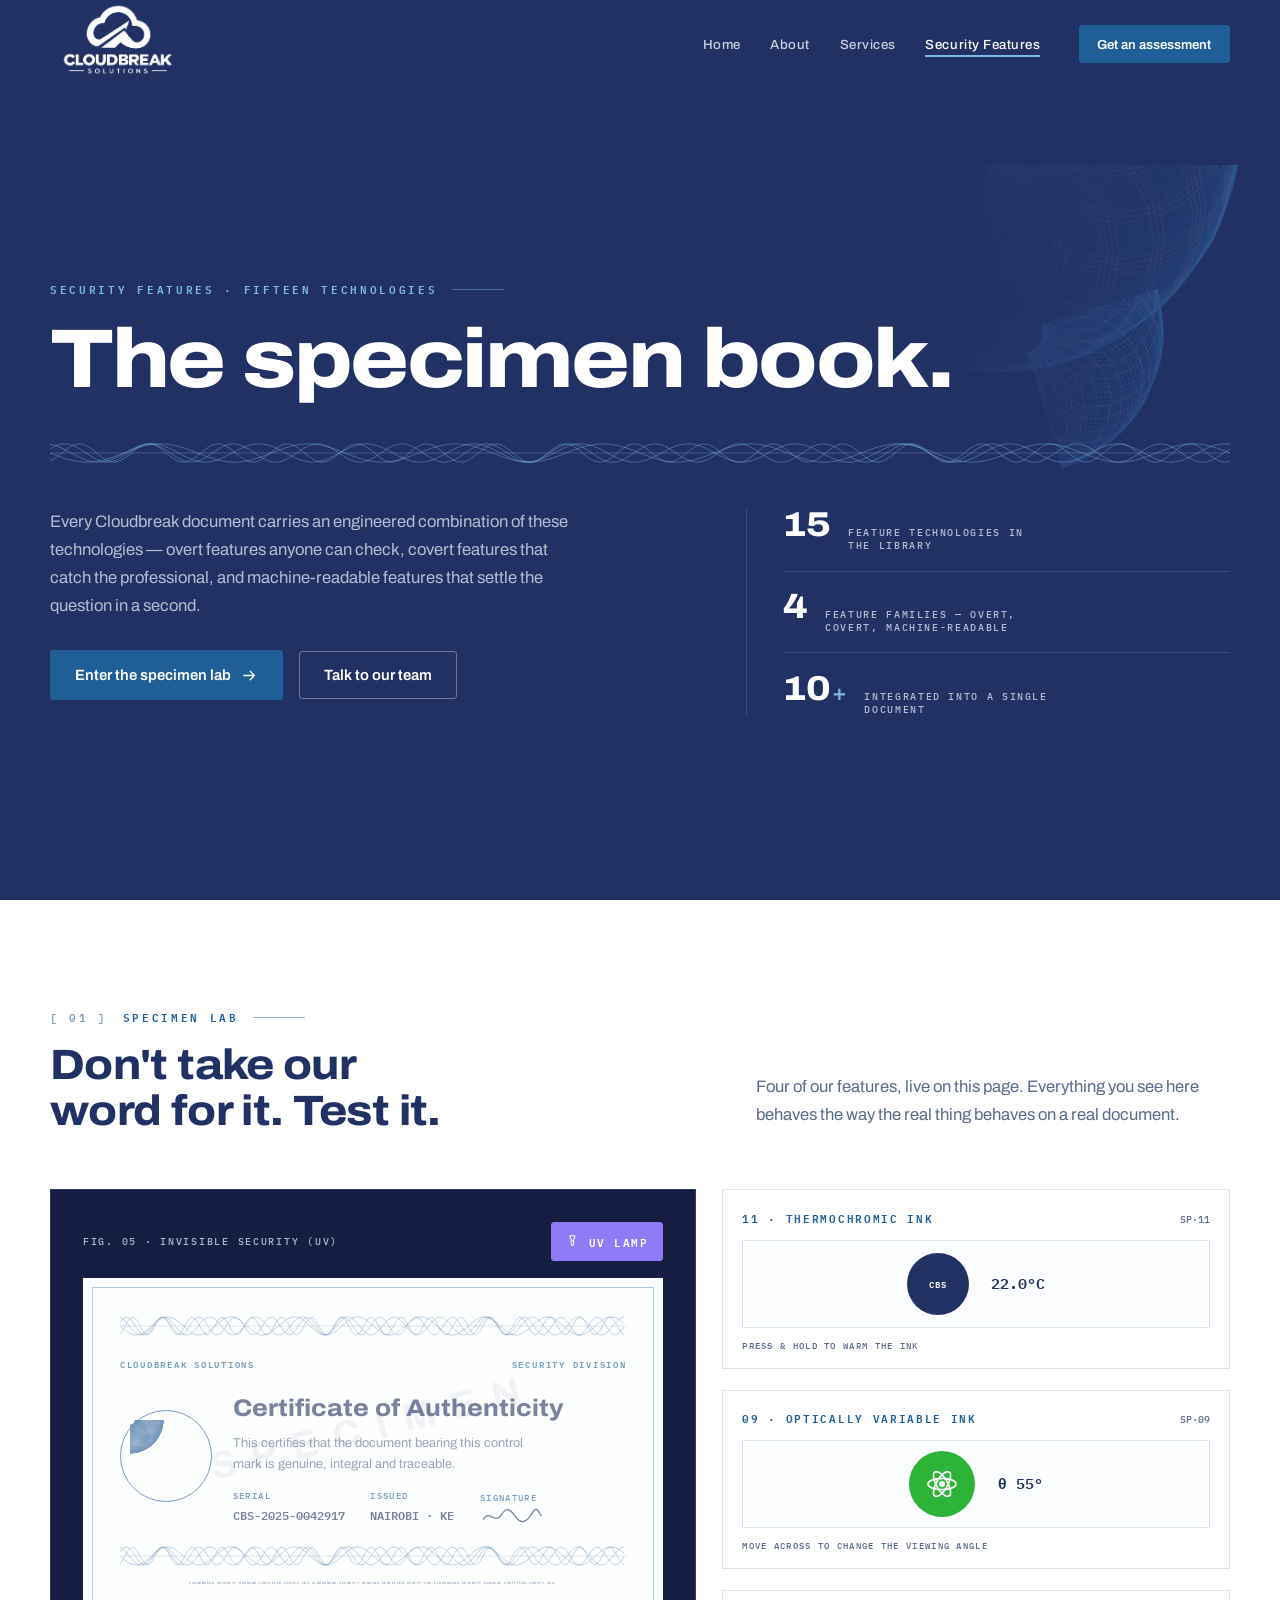
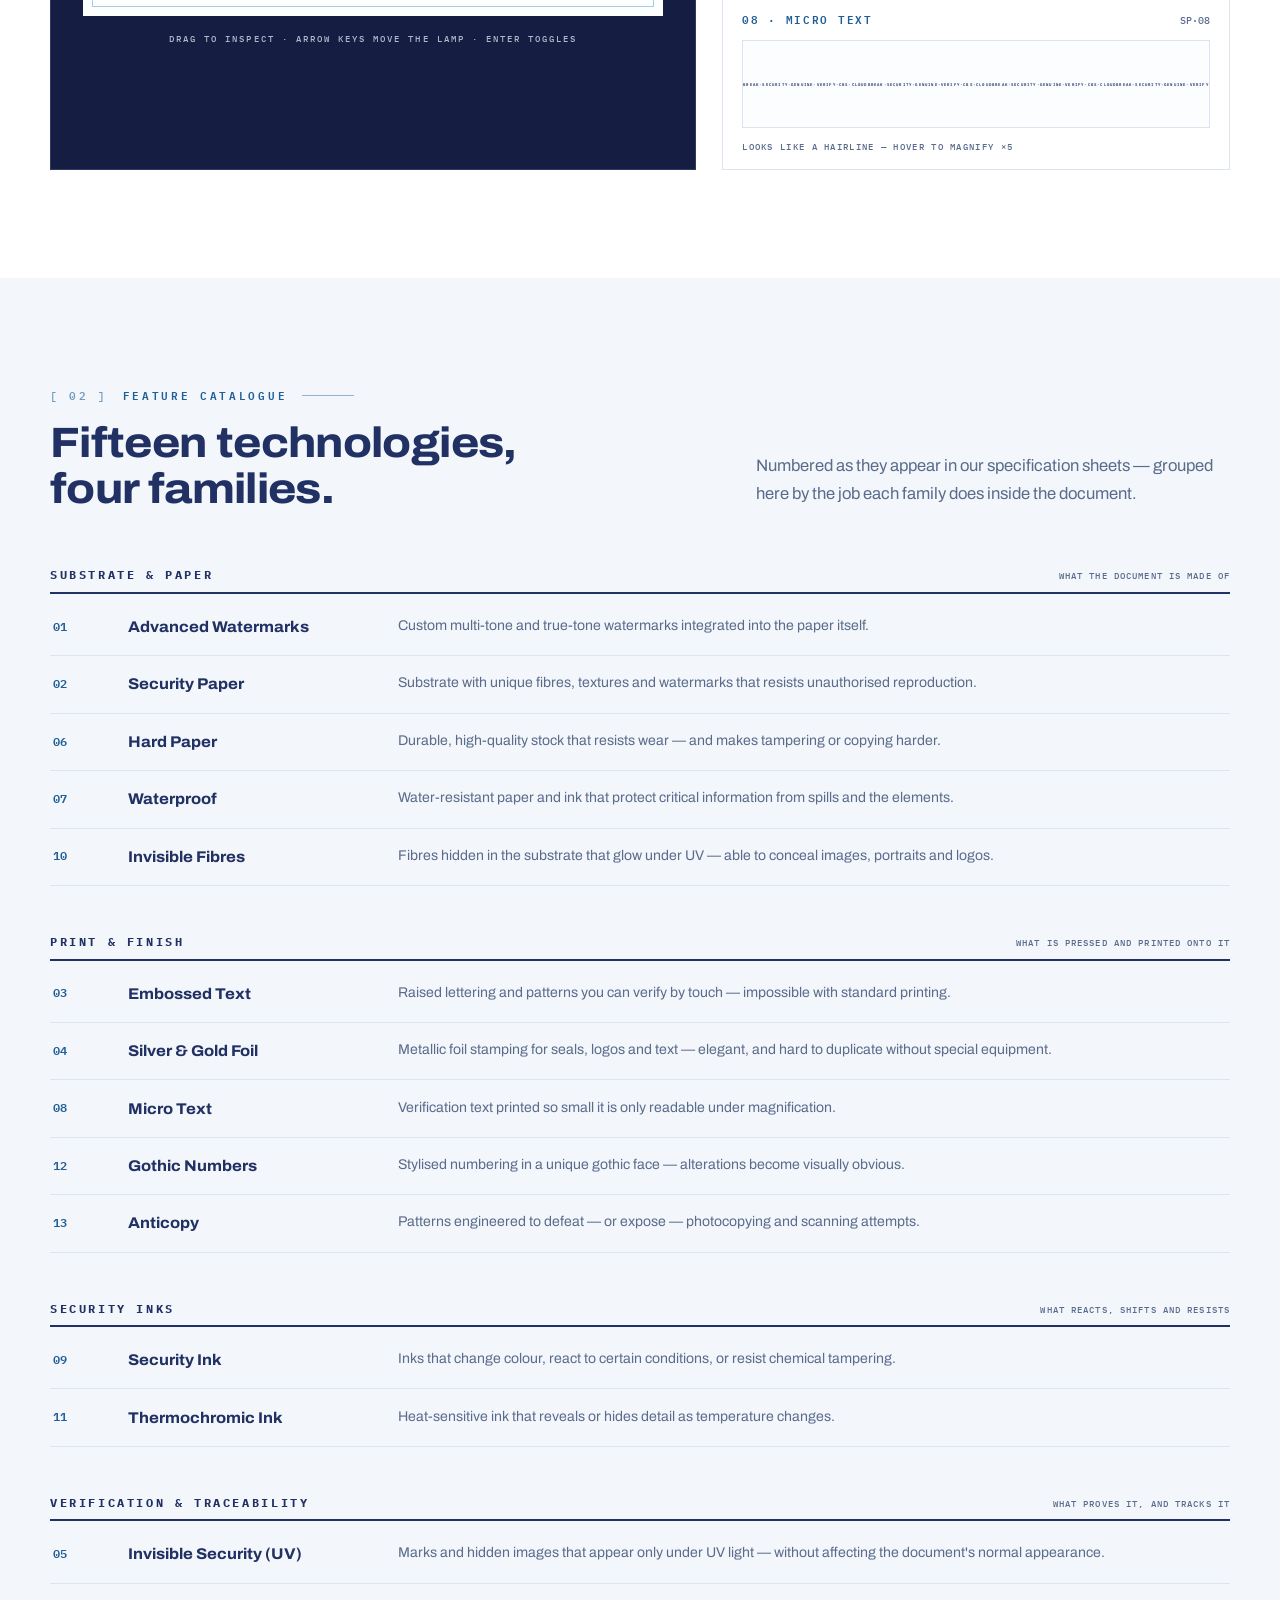
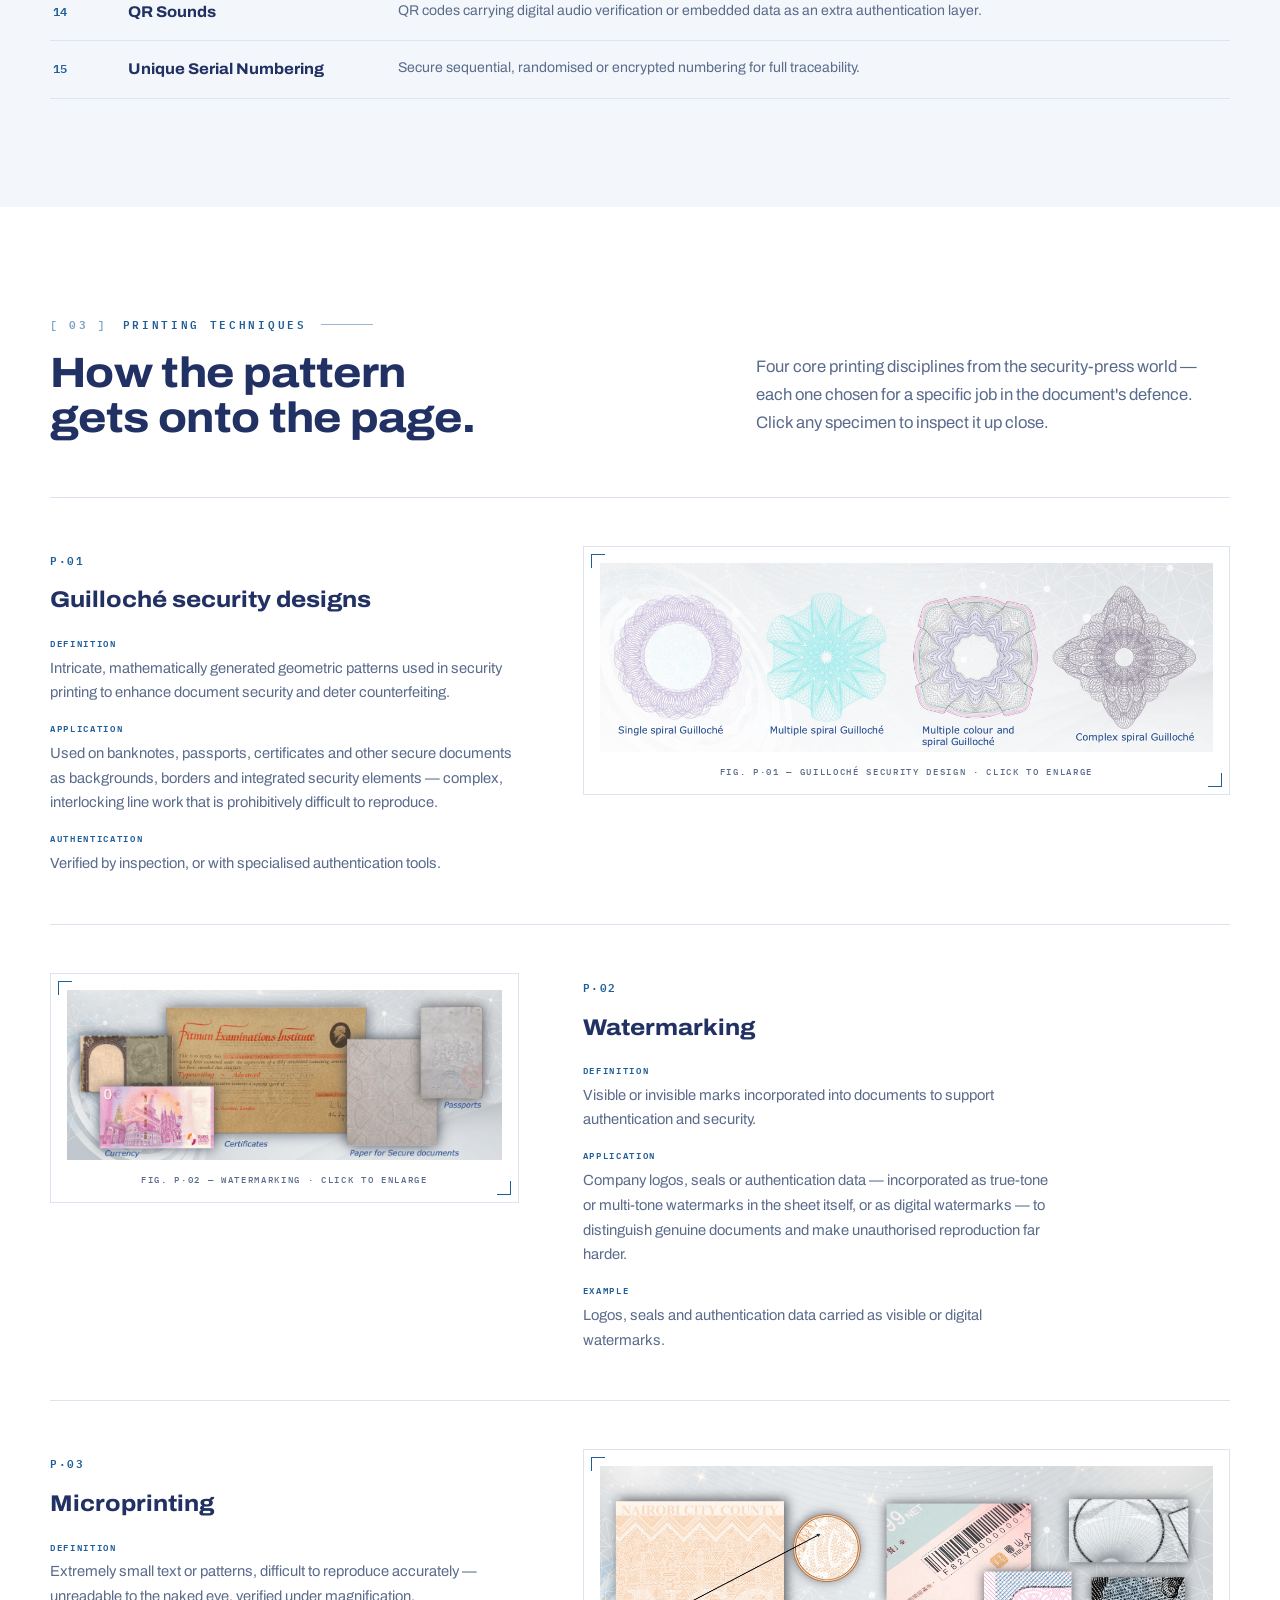
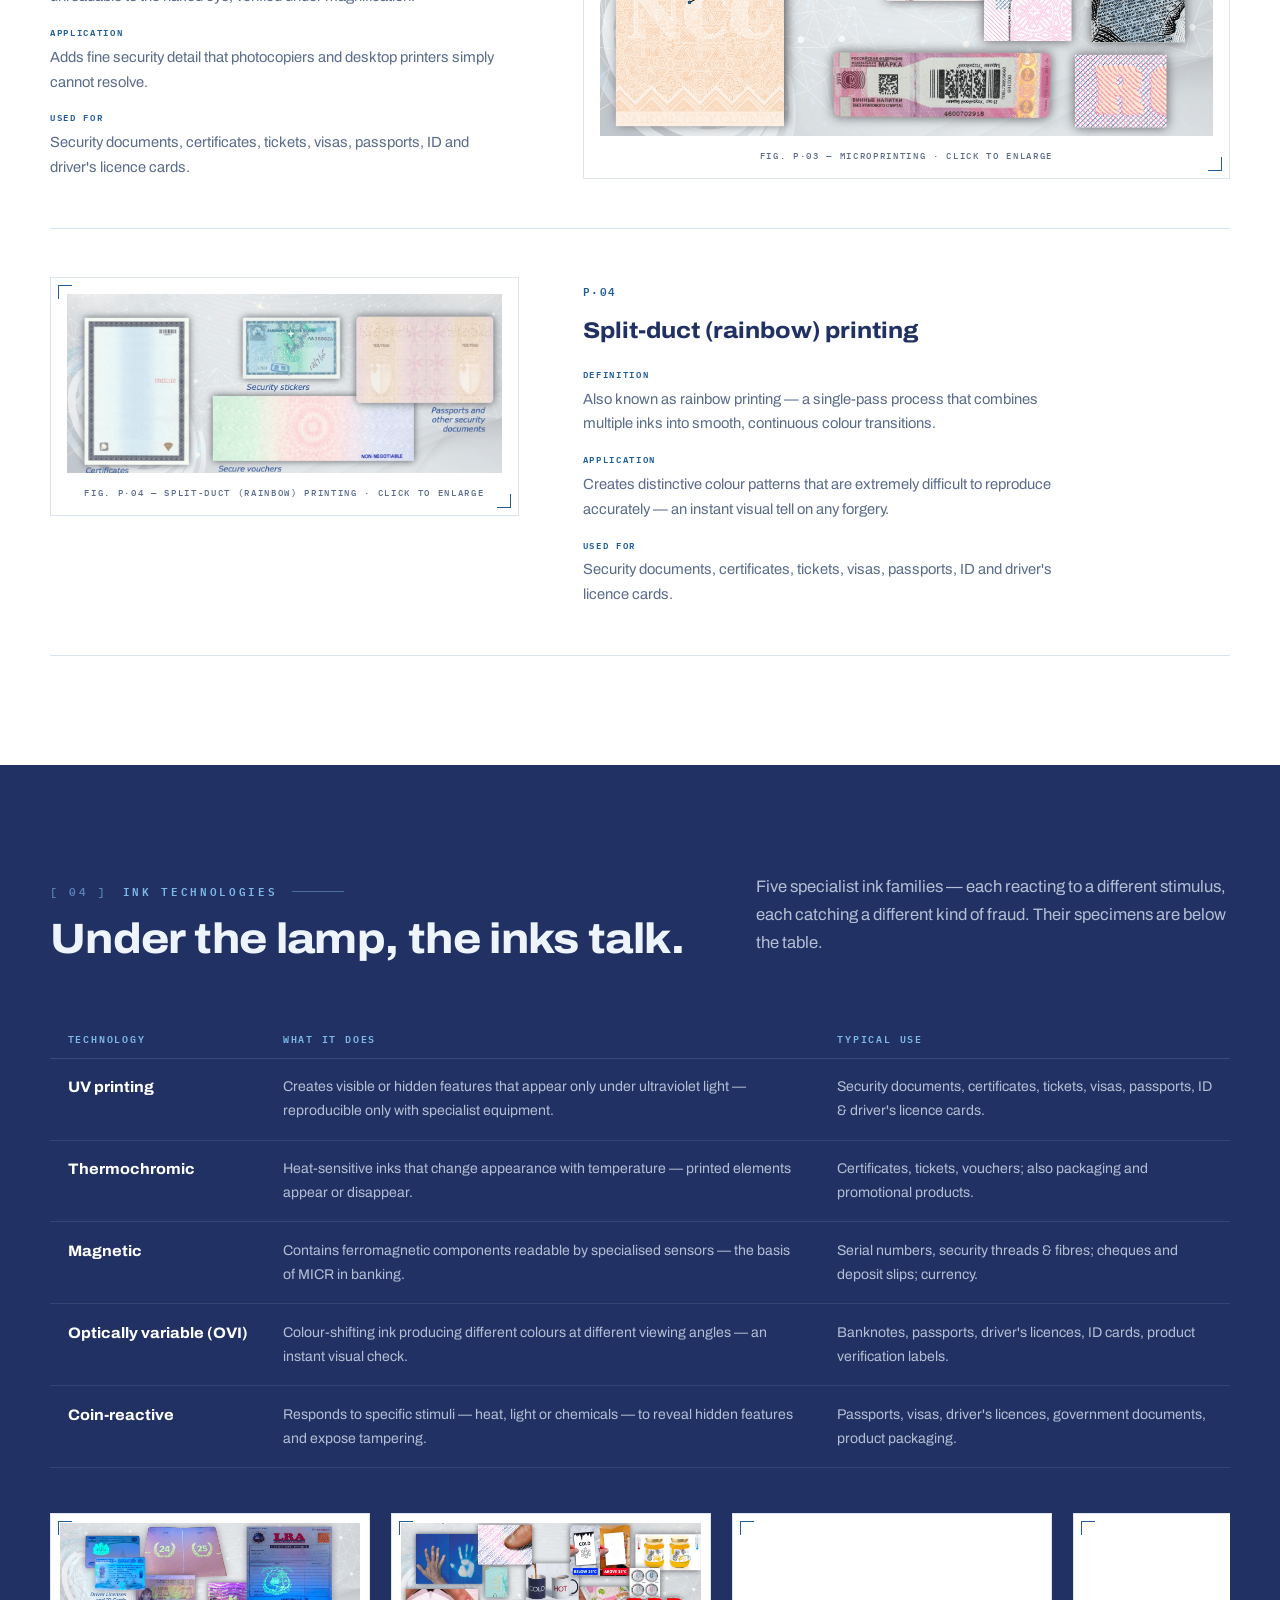
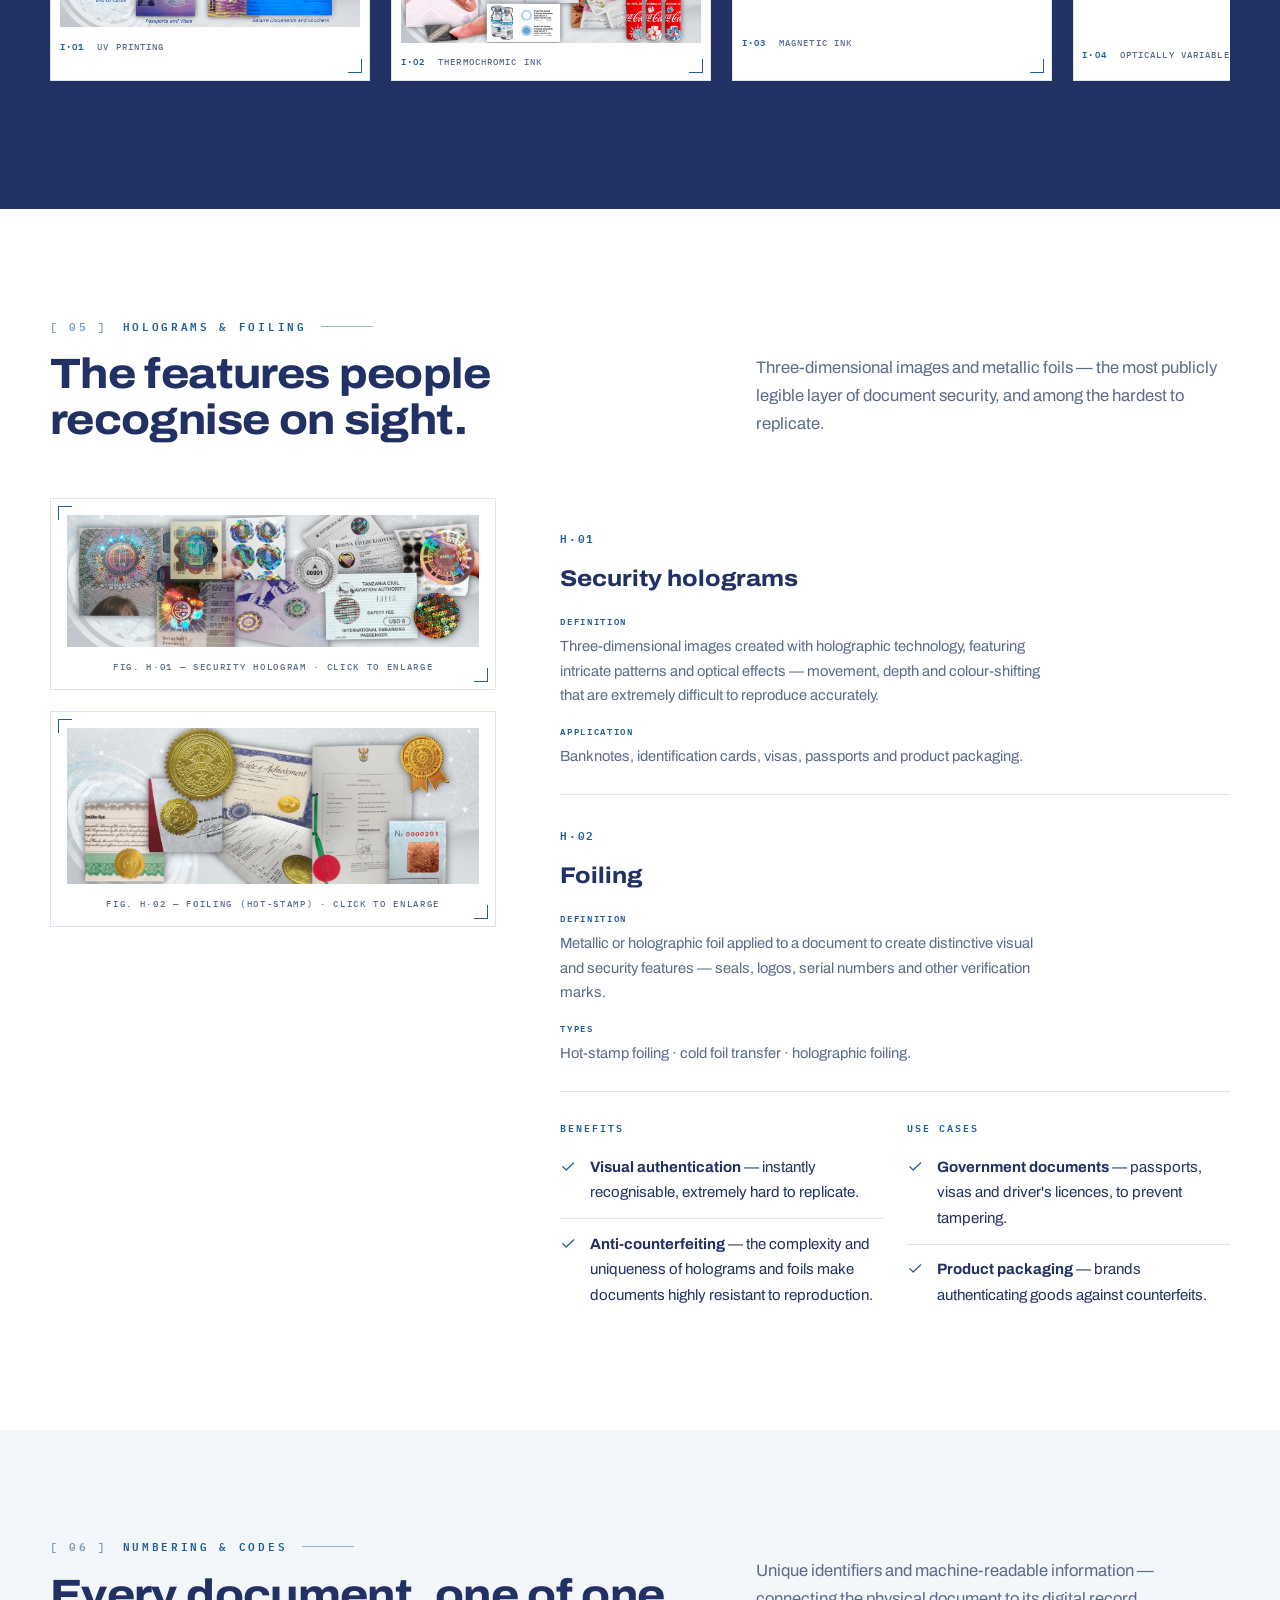
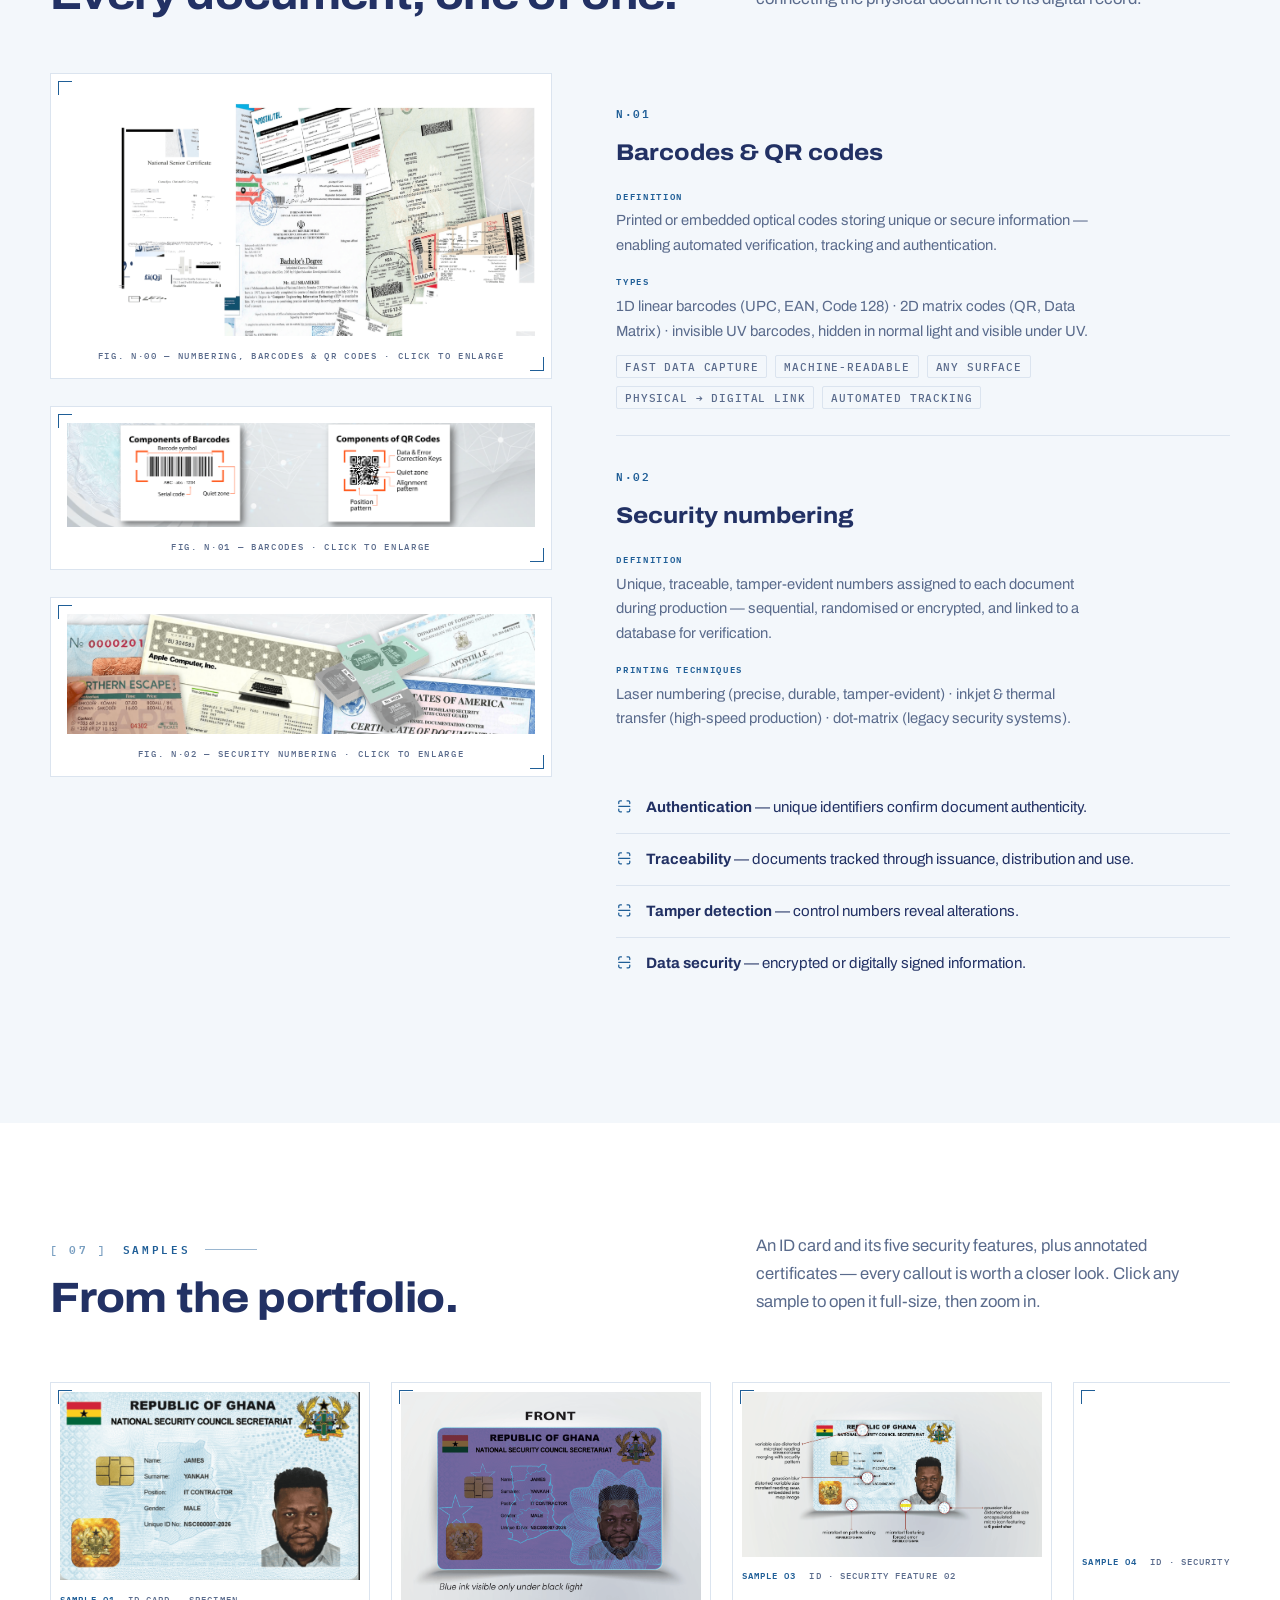
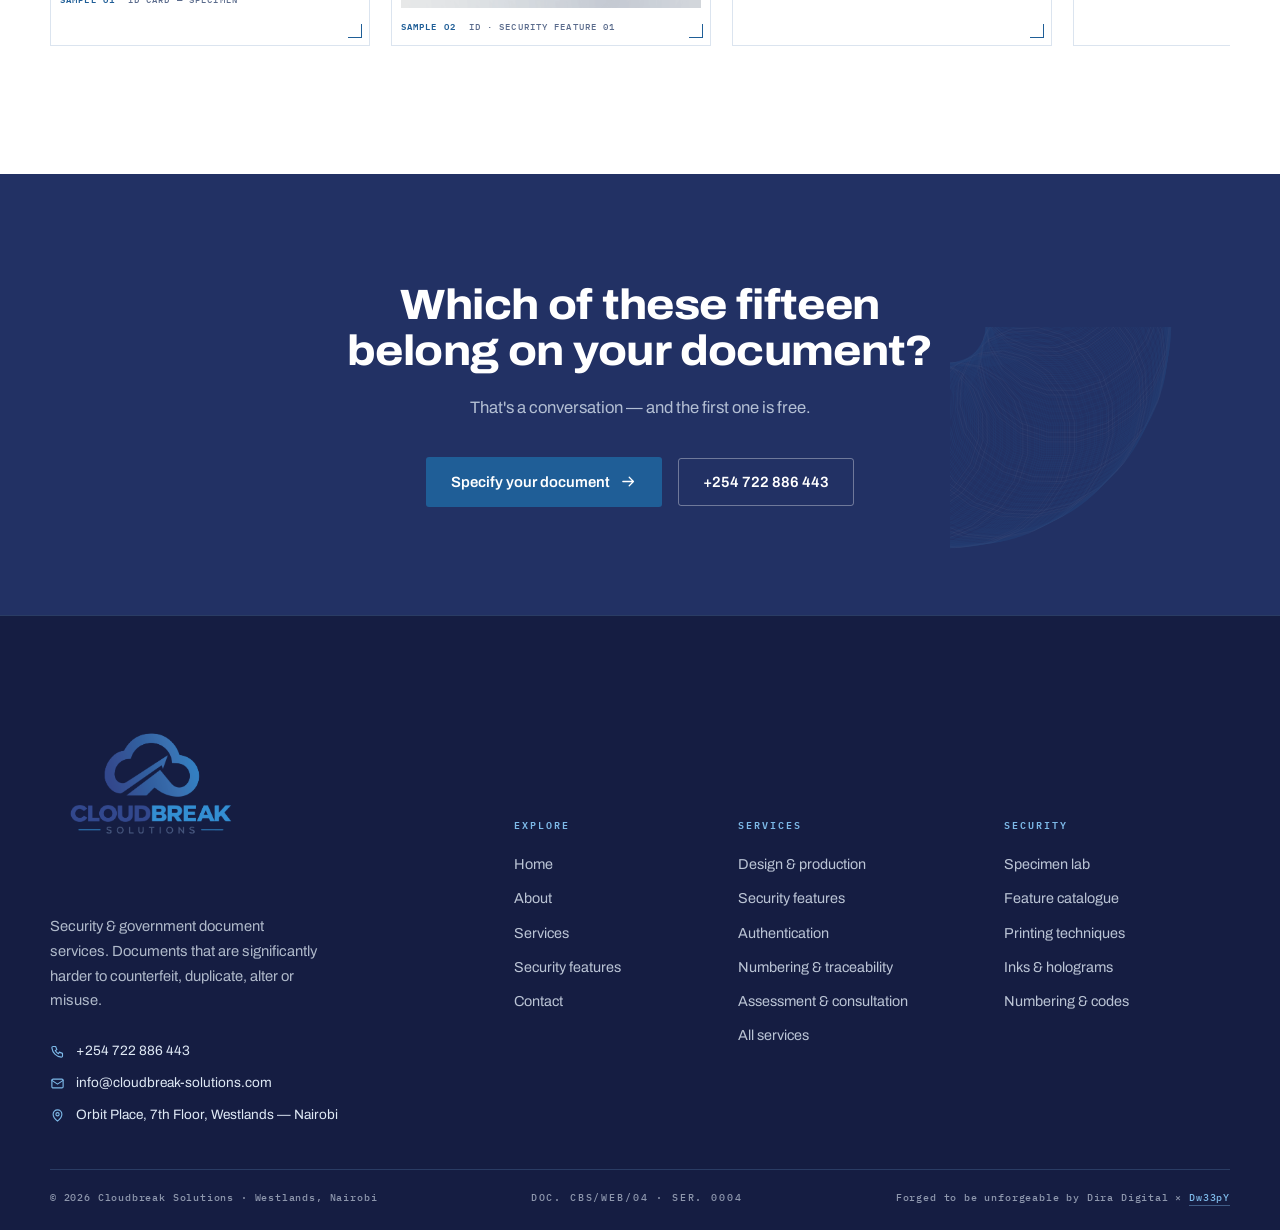
<file: features.html>
<!DOCTYPE html>
<html lang="en">
<head>
<meta charset="UTF-8">
<meta name="viewport" content="width=device-width, initial-scale=1">
<title>Security Features — Watermarks, Guilloché, UV Inks & Holograms | Cloudbreak Solutions</title>
<meta name="description" content="Fifteen security feature technologies: watermarks, security paper, foils, UV features, microtext, thermochromic and optically variable inks, holograms, serial numbering, barcodes and QR codes.">
<link rel="canonical" href="https://cloudbreak-solutions.com/features.html">
<meta property="og:type" content="website">
<meta property="og:title" content="The Specimen Book — Cloudbreak Solutions">
<meta property="og:description" content="Fifteen technologies counterfeiters must defeat — individually, and together. Try them yourself in the specimen lab.">
<meta property="og:url" content="https://cloudbreak-solutions.com/features.html">
<meta property="og:image" content="https://cloudbreak-solutions.com/images/og-image.jpg">
<meta name="twitter:card" content="summary_large_image">
<meta name="theme-color" content="#223164">
<!-- Browser icon: their cloud mark (favicon.svg stays as automatic fallback) -->
<link rel="icon" type="image/png" href="images/icon.png">
<link rel="apple-touch-icon" href="images/icon.png">
<link rel="manifest" href="site.webmanifest">
<link rel="preconnect" href="https://fonts.googleapis.com">
<link rel="preconnect" href="https://fonts.gstatic.com" crossorigin>
<link href="https://fonts.googleapis.com/css2?family=Archivo:wdth,wght@62..125,300..900&family=IBM+Plex+Mono:wght@400;500;600&display=swap" rel="stylesheet">
<link rel="stylesheet" href="styles.css">
<noscript><style>.rv{opacity:1;transform:none}.lamp,.bench-hint,.uv{display:none}</style></noscript>
</head>
<body>
<a class="skip" href="#main">Skip to content</a>

<svg xmlns="http://www.w3.org/2000/svg" style="display:none" aria-hidden="true">
  <symbol id="i-rose" viewBox="0 0 40 40"><g fill="none" stroke="currentColor" stroke-width="1.7"><ellipse cx="20" cy="20" rx="14" ry="5.6"/><ellipse cx="20" cy="20" rx="14" ry="5.6" transform="rotate(60 20 20)"/><ellipse cx="20" cy="20" rx="14" ry="5.6" transform="rotate(120 20 20)"/></g><circle cx="20" cy="20" r="3" fill="currentColor"/></symbol>
  <symbol id="i-arrow" viewBox="0 0 24 24"><path d="M4 12h15M13 6l6 6-6 6"/></symbol>
  <symbol id="i-phone" viewBox="0 0 24 24"><path d="M5 4h4l2 5-2.5 1.5a12 12 0 0 0 5 5L15 13l5 2v4a2 2 0 0 1-2.2 2A17 17 0 0 1 3 6.2 2 2 0 0 1 5 4z"/></symbol>
  <symbol id="i-mail" viewBox="0 0 24 24"><rect x="3" y="5" width="18" height="14" rx="2"/><path d="m3 7 9 6 9-6"/></symbol>
  <symbol id="i-pin" viewBox="0 0 24 24"><path d="M12 21s-7-5.4-7-11a7 7 0 0 1 14 0c0 5.6-7 11-7 11z"/><circle cx="12" cy="10" r="2.6"/></symbol>
  <symbol id="i-check" viewBox="0 0 24 24"><path d="m4 12.5 5 5L20 7"/></symbol>
  <symbol id="i-uv" viewBox="0 0 24 24"><path d="M7 3h8v3.5L13 9v8.5a2 2 0 0 1-4 0V9L7 6.5V3z"/><path d="M10 12h2"/></symbol>
  <symbol id="i-scan" viewBox="0 0 24 24"><path d="M4 8V6a2 2 0 0 1 2-2h2M16 4h2a2 2 0 0 1 2 2v2M20 16v2a2 2 0 0 1-2 2h-2M8 20H6a2 2 0 0 1-2-2v-2M4 12h16"/></symbol>
</svg>

<header class="hdr">
  <div class="hdr-in container">
    <a class="brand" href="index.html">
      <img class="brand-mark" src="images/Logobw.png" alt="Cloudbreak Solutions" data-srcfb="images/icon.png" data-err="hide">
    </a>
    <nav class="nav" aria-label="Primary">
      <ul class="nav-list">
        <li><a href="index.html">Home</a></li>
        <li><a href="about.html">About</a></li>
        <li><a href="services.html">Services</a></li>
        <li><a href="features.html" aria-current="page">Security Features</a></li>
        
      </ul>
    </nav>
    <a class="btn btn-primary btn-sm hdr-cta" href="contact.html">Get an assessment</a>
    <button class="nav-toggle" type="button" aria-expanded="false" aria-controls="mnav" aria-label="Open menu"><span></span><span></span></button>
  </div>
</header>

<div class="mnav" id="mnav" aria-hidden="true">
  <nav class="mnav-nav" aria-label="Mobile">
    <a href="index.html" style="--i:0"><span class="mn">01</span>Home</a>
    <a href="about.html" style="--i:1"><span class="mn">02</span>About</a>
    <a href="services.html" style="--i:2"><span class="mn">03</span>Services</a>
    <a href="features.html" style="--i:3"><span class="mn">04</span>Security Features</a>
    <a class="btn btn-primary mnav-cta" href="contact.html" style="--i:4">Get an assessment</a>
  </nav>
  <div class="mnav-foot mono">
    <a href="tel:+254722886443">+254 722 886 443</a>
    <a href="mailto:info@cloudbreak-solutions.com">info@cloudbreak-solutions.com</a>
  </div>
</div>

<main id="main">
  <!-- ===== HERO ===== -->
  <section class="hero hero-page hero-wide hero-features">
    <div class="hero-cv" aria-hidden="true"><canvas data-guilloche="hero"></canvas></div>
    <div class="container hero-in">
      <div class="hero-body">
        <p class="eyebrow rv">Security Features · Fifteen Technologies</p>
        <h1 class="h-display"><span class="split" data-split>The specimen book.</span></h1>
        <canvas class="hero-orn" data-guilloche="strip" data-ink="dark" aria-hidden="true"></canvas>
        <div class="hero-cols">
          <div class="hero-msg rv">
            <p class="lead">Every Cloudbreak document carries an engineered combination of these technologies — overt features anyone can check, covert features that catch the professional, and machine-readable features that settle the question in a second.</p>
            <div class="hero-cta">
              <a class="btn btn-primary" href="#lab">Enter the specimen lab <svg class="ic" aria-hidden="true"><use href="#i-arrow"/></svg></a>
              <a class="btn btn-ghost" href="contact.html">Talk to our team</a>
            </div>
          </div>
          <div class="hero-side-stats rv" style="--d:.12s">
            <div class="stat"><b>15</b><span>feature technologies in the library</span></div>
            <div class="stat"><b>4</b><span>feature families — overt, covert, machine-readable</span></div>
            <div class="stat"><b>10<i class="sfx">+</i></b><span>integrated into a single document</span></div>
          </div>
        </div>
      </div>
    </div>
  </section>

  <!-- ===== 01 · SPECIMEN LAB — interactive demos ===== -->
  <section class="sec" id="lab">
    <div class="container">
      <div class="sec-head">
        <div>
          <p class="eyebrow rv"><span class="idx">[ 01 ]</span> SPECIMEN LAB</p>
          <h2 class="h-sec rv">Don't take our word for it. Test it.</h2>
        </div>
        <p class="lead rv">Four of our features, live on this page. Everything you see here behaves the way the real thing behaves on a real document.</p>
      </div>

      <div class="lab">
        <!-- UV bench (same interactive component as the homepage) -->
        <div class="bench uv-bench rv" tabindex="0" role="group" aria-label="Interactive UV lamp demonstration. Press Enter to toggle the lamp, use the arrow keys to move it.">
          <div class="bench-bar">
            <span class="bench-cap">FIG. 05 · INVISIBLE SECURITY (UV)</span>
            <button class="lamp" type="button" aria-pressed="false"><svg class="ic" aria-hidden="true"><use href="#i-uv"/></svg>UV LAMP</button>
          </div>
          <div class="cert">
            <canvas class="cert-strip" data-guilloche="strip" data-ink="light" aria-hidden="true"></canvas>
            <div class="cert-head"><span>CLOUDBREAK SOLUTIONS</span><span>SECURITY DIVISION</span></div>
            <div class="cert-body">
              <div class="cert-seal"><canvas data-guilloche="rosette" data-ink="light" aria-hidden="true"></canvas></div>
              <div>
                <h3 class="cert-title">Certificate of Authenticity</h3>
                <p class="cert-line">This certifies that the document bearing this control mark is genuine, integral and traceable.</p>
                <div class="cert-meta">
                  <div><span>SERIAL</span><b>CBS-2025-0042917</b></div>
                  <div><span>ISSUED</span><b>NAIROBI · KE</b></div>
                  <div><span>SIGNATURE</span><svg viewBox="0 0 70 20" aria-hidden="true"><path d="M3 14C10 2 16 20 23 9S34 4 40 12 52 16 58 6 66 12 68 9" fill="none" stroke="currentColor" stroke-width="1.4"/></svg></div>
                </div>
              </div>
            </div>
            <canvas class="cert-strip" data-guilloche="strip" data-ink="light" aria-hidden="true"></canvas>
            <p class="cert-micro" aria-hidden="true">CL0UDBREAK·SECURITY·GENUINE·CERTIFIED·VERIFY·CBS·CL0UDBREAK·SECURITY·GENUINE·CERTIFIED·VERIFY·CBS·CL0UDBREAK·SECURITY·GENUINE·CERTIFIED·VERIFY·CBS·</p>
            <div class="uv" aria-hidden="true">
              <span class="uv-word">UV VERIFIED</span>
              <span class="uv-portrait"><svg viewBox="0 0 100 100" aria-hidden="true"><circle cx="50" cy="34" r="16"/><path d="M18 96c2-22 15-32 32-32s30 10 32 32"/></svg></span>
              <span class="uv-code"></span>
              <span class="uv-fibres"></span>
            </div>
            <span class="torch" aria-hidden="true"></span>
          </div>
          <span class="bench-hint mono">DRAG TO INSPECT · ARROW KEYS MOVE THE LAMP · ENTER TOGGLES</span>
        </div>

        <div class="lab-right">
          <button class="chip rv" type="button" data-thermo>
            <span class="chip-top"><span class="chip-name">11 · Thermochromic ink</span><span class="chip-idx mono">SP·11</span></span>
            <span class="chip-stage"><span class="thermo-disc">CBS</span><span class="thermo-temp mono">22.0°C</span></span>
            <span class="chip-hint">PRESS &amp; HOLD TO WARM THE INK</span>
          </button>
          <button class="chip rv" style="--d:.07s" type="button" data-ovi>
            <span class="chip-top"><span class="chip-name">09 · Optically variable ink</span><span class="chip-idx mono">SP·09</span></span>
            <span class="chip-stage"><span class="ovi-seal"><svg class="ic-rose" aria-hidden="true"><use href="#i-rose"/></svg></span><span class="ovi-deg mono">θ 10°</span></span>
            <span class="chip-hint">MOVE ACROSS TO CHANGE THE VIEWING ANGLE</span>
          </button>
          <button class="chip chip-micro rv" style="--d:.14s" type="button">
            <span class="chip-top"><span class="chip-name">08 · Micro text</span><span class="chip-idx mono">SP·08</span></span>
            <span class="chip-stage micro-stage">
              <span class="micro-line" aria-hidden="true">CL0UDBREAK·SECURITY·GENUINE·VERIFY·CBS·CL0UDBREAK·SECURITY·GENUINE·VERIFY·CBS·CL0UDBREAK·SECURITY·GENUINE·VERIFY·CBS·CL0UDBREAK·SECURITY·GENUINE·VERIFY·CBS·</span>
            </span>
            <span class="chip-hint">LOOKS LIKE A HAIRLINE — HOVER TO MAGNIFY ×5</span>
          </button>
        </div>
      </div>
    </div>
  </section>

  <!-- ===== 02 · FEATURE CATALOGUE (rows carry ids f-01 … f-15 for search deep-links) ===== -->
  <section class="sec sec-tint" id="catalog">
    <div class="container">
      <div class="sec-head">
        <div>
          <p class="eyebrow rv"><span class="idx">[ 02 ]</span> FEATURE CATALOGUE</p>
          <h2 class="h-sec rv">Fifteen technologies, four families.</h2>
        </div>
        <p class="lead rv">Numbered as they appear in our specification sheets — grouped here by the job each family does inside the document.</p>
      </div>

      <div class="cat rv">
        <div class="cat-h"><h3>Substrate &amp; paper</h3><span>WHAT THE DOCUMENT IS MADE OF</span></div>
        <div class="frow" id="f-01"><span class="n mono">01</span><span class="t">Advanced Watermarks</span><span class="d">Custom multi-tone and true-tone watermarks integrated into the paper itself.</span></div>
        <div class="frow" id="f-02"><span class="n mono">02</span><span class="t">Security Paper</span><span class="d">Substrate with unique fibres, textures and watermarks that resists unauthorised reproduction.</span></div>
        <div class="frow" id="f-06"><span class="n mono">06</span><span class="t">Hard Paper</span><span class="d">Durable, high-quality stock that resists wear — and makes tampering or copying harder.</span></div>
        <div class="frow" id="f-07"><span class="n mono">07</span><span class="t">Waterproof</span><span class="d">Water-resistant paper and ink that protect critical information from spills and the elements.</span></div>
        <div class="frow" id="f-10"><span class="n mono">10</span><span class="t">Invisible Fibres</span><span class="d">Fibres hidden in the substrate that glow under UV — able to conceal images, portraits and logos.</span></div>
      </div>
      <div class="cat rv">
        <div class="cat-h"><h3>Print &amp; finish</h3><span>WHAT IS PRESSED AND PRINTED ONTO IT</span></div>
        <div class="frow" id="f-03"><span class="n mono">03</span><span class="t">Embossed Text</span><span class="d">Raised lettering and patterns you can verify by touch — impossible with standard printing.</span></div>
        <div class="frow" id="f-04"><span class="n mono">04</span><span class="t">Silver &amp; Gold Foil</span><span class="d">Metallic foil stamping for seals, logos and text — elegant, and hard to duplicate without special equipment.</span></div>
        <div class="frow" id="f-08"><span class="n mono">08</span><span class="t">Micro Text</span><span class="d">Verification text printed so small it is only readable under magnification.</span></div>
        <div class="frow" id="f-12"><span class="n mono">12</span><span class="t">Gothic Numbers</span><span class="d">Stylised numbering in a unique gothic face — alterations become visually obvious.</span></div>
        <div class="frow" id="f-13"><span class="n mono">13</span><span class="t">Anticopy</span><span class="d">Patterns engineered to defeat — or expose — photocopying and scanning attempts.</span></div>
      </div>
      <div class="cat rv">
        <div class="cat-h"><h3>Security inks</h3><span>WHAT REACTS, SHIFTS AND RESISTS</span></div>
        <div class="frow" id="f-09"><span class="n mono">09</span><span class="t">Security Ink</span><span class="d">Inks that change colour, react to certain conditions, or resist chemical tampering.</span></div>
        <div class="frow" id="f-11"><span class="n mono">11</span><span class="t">Thermochromic Ink</span><span class="d">Heat-sensitive ink that reveals or hides detail as temperature changes.</span></div>
      </div>
      <div class="cat rv">
        <div class="cat-h"><h3>Verification &amp; traceability</h3><span>WHAT PROVES IT, AND TRACKS IT</span></div>
        <div class="frow" id="f-05"><span class="n mono">05</span><span class="t">Invisible Security (UV)</span><span class="d">Marks and hidden images that appear only under UV light — without affecting the document's normal appearance.</span></div>
        <div class="frow" id="f-14"><span class="n mono">14</span><span class="t">QR Sounds</span><span class="d">QR codes carrying digital audio verification or embedded data as an extra authentication layer.</span></div>
        <div class="frow" id="f-15"><span class="n mono">15</span><span class="t">Unique Serial Numbering</span><span class="d">Secure sequential, randomised or encrypted numbering for full traceability.</span></div>
      </div>
    </div>
  </section>

  <!-- ===== 03 · PRINTING TECHNIQUES — real specimens, click any to enlarge ===== -->
  <section class="sec" id="print">
    <div class="container">
      <div class="sec-head">
        <div>
          <p class="eyebrow rv"><span class="idx">[ 03 ]</span> PRINTING TECHNIQUES</p>
          <h2 class="h-sec rv">How the pattern gets onto the page.</h2>
        </div>
        <p class="lead rv">Four core printing disciplines from the security-press world — each one chosen for a specific job in the document's defence. Click any specimen to inspect it up close.</p>
      </div>

      <div class="trow rv" id="tech-guilloche">
        <div>
          <span class="trow-n mono">P·01</span>
          <h3>Guilloché security designs</h3>
          <dl class="mini">
            <dt>Definition</dt><dd>Intricate, mathematically generated geometric patterns used in security printing to enhance document security and deter counterfeiting.</dd>
            <dt>Application</dt><dd>Used on banknotes, passports, certificates and other secure documents as backgrounds, borders and integrated security elements — complex, interlocking line work that is prohibitively difficult to reproduce.</dd>
            <dt>Authentication</dt><dd>Verified by inspection, or with specialised authentication tools.</dd>
          </dl>
        </div>
        <figure class="trow-fig plate">
          <span class="corners" aria-hidden="true"></span>
          <img src="images/feat-guilloche.png" alt="Guilloché security design specimen — intricate geometric line pattern" loading="lazy" data-lb data-fb="cbs-guilloche/900/620">
          <figcaption class="mono">FIG. P·01 — GUILLOCHÉ SECURITY DESIGN · CLICK TO ENLARGE</figcaption>
        </figure>
      </div>

      <div class="trow alt rv" id="tech-watermarking">
        <figure class="trow-fig plate">
          <span class="corners" aria-hidden="true"></span>
          <img src="images/feat-watermarking.png" alt="Watermarking specimen — marks incorporated into document paper" loading="lazy" data-lb data-fb="cbs-watermark/900/620">
          <figcaption class="mono">FIG. P·02 — WATERMARKING · CLICK TO ENLARGE</figcaption>
        </figure>
        <div>
          <span class="trow-n mono">P·02</span>
          <h3>Watermarking</h3>
          <dl class="mini">
            <dt>Definition</dt><dd>Visible or invisible marks incorporated into documents to support authentication and security.</dd>
            <dt>Application</dt><dd>Company logos, seals or authentication data — incorporated as true-tone or multi-tone watermarks in the sheet itself, or as digital watermarks — to distinguish genuine documents and make unauthorised reproduction far harder.</dd>
            <dt>Example</dt><dd>Logos, seals and authentication data carried as visible or digital watermarks.</dd>
          </dl>
        </div>
      </div>

      <div class="trow rv" id="tech-microprinting">
        <div>
          <span class="trow-n mono">P·03</span>
          <h3>Microprinting</h3>
          <dl class="mini">
            <dt>Definition</dt><dd>Extremely small text or patterns, difficult to reproduce accurately — unreadable to the naked eye, verified under magnification.</dd>
            <dt>Application</dt><dd>Adds fine security detail that photocopiers and desktop printers simply cannot resolve.</dd>
            <dt>Used for</dt><dd>Security documents, certificates, tickets, visas, passports, ID and driver's licence cards.</dd>
          </dl>
        </div>
        <figure class="trow-fig plate">
          <span class="corners" aria-hidden="true"></span>
          <img src="images/feat-microprinting.png" alt="Microprinting specimen — verification text readable only under magnification" loading="lazy" data-lb data-fb="cbs-microprint/900/620">
          <figcaption class="mono">FIG. P·03 — MICROPRINTING · CLICK TO ENLARGE</figcaption>
        </figure>
      </div>

      <div class="trow alt rv" id="tech-splitduct">
        <figure class="trow-fig plate">
          <span class="corners" aria-hidden="true"></span>
          <img src="images/feat-split-duct.png" alt="Split-duct rainbow printing specimen — smooth multi-colour transitions in a single pass" loading="lazy" data-lb data-fb="cbs-splitduct/900/620">
          <figcaption class="mono">FIG. P·04 — SPLIT-DUCT (RAINBOW) PRINTING · CLICK TO ENLARGE</figcaption>
        </figure>
        <div>
          <span class="trow-n mono">P·04</span>
          <h3>Split-duct (rainbow) printing</h3>
          <dl class="mini">
            <dt>Definition</dt><dd>Also known as rainbow printing — a single-pass process that combines multiple inks into smooth, continuous colour transitions.</dd>
            <dt>Application</dt><dd>Creates distinctive colour patterns that are extremely difficult to reproduce accurately — an instant visual tell on any forgery.</dd>
            <dt>Used for</dt><dd>Security documents, certificates, tickets, visas, passports, ID and driver's licence cards.</dd>
          </dl>
        </div>
      </div>
    </div>
  </section>

  <!-- ===== 04 · INK TECHNOLOGIES — spec table + specimen strip ===== -->
  <section class="sec sec-dark" id="inks">
    <div class="container">
      <div class="sec-head">
        <div>
          <p class="eyebrow rv"><span class="idx">[ 04 ]</span> INK TECHNOLOGIES</p>
          <h2 class="h-sec rv">Under the lamp, the inks talk.</h2>
        </div>
        <p class="lead rv">Five specialist ink families — each reacting to a different stimulus, each catching a different kind of fraud. Their specimens are below the table.</p>
      </div>
      <div class="spec-wrap rv">
        <table class="spec">
          <thead><tr><th>Technology</th><th>What it does</th><th>Typical use</th></tr></thead>
          <tbody>
            <tr id="ink-uv"><td>UV printing</td><td>Creates visible or hidden features that appear only under ultraviolet light — reproducible only with specialist equipment.</td><td>Security documents, certificates, tickets, visas, passports, ID &amp; driver's licence cards.</td></tr>
            <tr id="ink-thermochromic"><td>Thermochromic</td><td>Heat-sensitive inks that change appearance with temperature — printed elements appear or disappear.</td><td>Certificates, tickets, vouchers; also packaging and promotional products.</td></tr>
            <tr id="ink-magnetic"><td>Magnetic</td><td>Contains ferromagnetic components readable by specialised sensors — the basis of MICR in banking.</td><td>Serial numbers, security threads &amp; fibres; cheques and deposit slips; currency.</td></tr>
            <tr id="ink-ovi"><td>Optically variable (OVI)</td><td>Colour-shifting ink producing different colours at different viewing angles — an instant visual check.</td><td>Banknotes, passports, driver's licences, ID cards, product verification labels.</td></tr>
            <tr id="ink-coin"><td>Coin-reactive</td><td>Responds to specific stimuli — heat, light or chemicals — to reveal hidden features and expose tampering.</td><td>Passports, visas, driver's licences, government documents, product packaging.</td></tr>
          </tbody>
        </table>
      </div>
      <p class="spec-hint mono rv">SCROLL TABLE SIDEWAYS →</p>

      <div class="samples rv" style="margin-top:2.4rem" tabindex="0" aria-label="Ink technology specimens — scroll horizontally, click any image to enlarge">
        <figure class="sample"><span class="corners" aria-hidden="true"></span>
          <img src="images/feat-uv-ink.png" alt="UV printing specimen — hidden features appearing under ultraviolet light" loading="lazy" data-lb data-fb="cbs-uvink/800/620">
          <figcaption><b>I·01</b><span>UV printing</span></figcaption>
        </figure>
        <figure class="sample"><span class="corners" aria-hidden="true"></span>
          <img src="images/feat-thermochromic.png" alt="Thermochromic ink specimen — colour changing with temperature" loading="lazy" data-lb data-fb="cbs-thermo/800/620">
          <figcaption><b>I·02</b><span>Thermochromic ink</span></figcaption>
        </figure>
        <figure class="sample"><span class="corners" aria-hidden="true"></span>
          <img src="images/feat-magnetic.png" alt="Magnetic ink specimen — MICR-readable security printing" loading="lazy" data-lb data-fb="cbs-magnetic/800/620">
          <figcaption><b>I·03</b><span>Magnetic ink</span></figcaption>
        </figure>
        <figure class="sample"><span class="corners" aria-hidden="true"></span>
          <img src="images/feat-ovi.png" alt="Optically variable ink specimen — colour shifting with viewing angle" loading="lazy" data-lb data-fb="cbs-ovi/800/620">
          <figcaption><b>I·04</b><span>Optically variable (OVI)</span></figcaption>
        </figure>
        <figure class="sample"><span class="corners" aria-hidden="true"></span>
          <img src="images/feat-coin-reactive.png" alt="Coin-reactive ink specimen — hidden features revealed by friction or stimuli" loading="lazy" data-lb data-fb="cbs-coin/800/620">
          <figcaption><b>I·05</b><span>Coin-reactive ink</span></figcaption>
        </figure>
      </div>
    </div>
  </section>

  <!-- ===== 05 · HOLOGRAMS & FOILING ===== -->
  <section class="sec" id="holograms">
    <div class="container">
      <div class="sec-head">
        <div>
          <p class="eyebrow rv"><span class="idx">[ 05 ]</span> HOLOGRAMS &amp; FOILING</p>
          <h2 class="h-sec rv">The features people recognise on sight.</h2>
        </div>
        <p class="lead rv">Three-dimensional images and metallic foils — the most publicly legible layer of document security, and among the hardest to replicate.</p>
      </div>
      <div class="holo-grid">
        <div class="plate-stack rv">
          <figure class="plate">
            <span class="corners" aria-hidden="true"></span>
            <img src="images/feat-hologram.png" alt="Security hologram specimen — three-dimensional image with optical effects" loading="lazy" data-lb data-fb="cbs-holo/800/620">
            <figcaption class="mono">FIG. H·01 — SECURITY HOLOGRAM · CLICK TO ENLARGE</figcaption>
          </figure>
          <figure class="plate">
            <span class="corners" aria-hidden="true"></span>
            <img src="images/feat-foiling.png" alt="Foiling specimen — metallic foil seals and verification marks" loading="lazy" data-lb data-fb="cbs-foil/800/620">
            <figcaption class="mono">FIG. H·02 — FOILING (HOT-STAMP) · CLICK TO ENLARGE</figcaption>
          </figure>
        </div>
        <div>
          <div class="trow-flat rv">
            <span class="trow-n mono">H·01</span>
            <h3>Security holograms</h3>
            <dl class="mini">
              <dt>Definition</dt><dd>Three-dimensional images created with holographic technology, featuring intricate patterns and optical effects — movement, depth and colour-shifting that are extremely difficult to reproduce accurately.</dd>
              <dt>Application</dt><dd>Banknotes, identification cards, visas, passports and product packaging.</dd>
            </dl>
          </div>
          <div class="trow-flat rv">
            <span class="trow-n mono">H·02</span>
            <h3>Foiling</h3>
            <dl class="mini">
              <dt>Definition</dt><dd>Metallic or holographic foil applied to a document to create distinctive visual and security features — seals, logos, serial numbers and other verification marks.</dd>
              <dt>Types</dt><dd>Hot-stamp foiling · cold foil transfer · holographic foiling.</dd>
            </dl>
          </div>
          <div class="holo-cols rv">
            <div>
              <h4 class="mono">BENEFITS</h4>
              <ul class="tick-list">
                <li><svg class="ic" aria-hidden="true"><use href="#i-check"/></svg><span><strong>Visual authentication</strong> — instantly recognisable, extremely hard to replicate.</span></li>
                <li><svg class="ic" aria-hidden="true"><use href="#i-check"/></svg><span><strong>Anti-counterfeiting</strong> — the complexity and uniqueness of holograms and foils make documents highly resistant to reproduction.</span></li>
              </ul>
            </div>
            <div>
              <h4 class="mono">USE CASES</h4>
              <ul class="tick-list">
                <li><svg class="ic" aria-hidden="true"><use href="#i-check"/></svg><span><strong>Government documents</strong> — passports, visas and driver's licences, to prevent tampering.</span></li>
                <li><svg class="ic" aria-hidden="true"><use href="#i-check"/></svg><span><strong>Product packaging</strong> — brands authenticating goods against counterfeits.</span></li>
              </ul>
            </div>
          </div>
        </div>
      </div>
    </div>
  </section>

  <!-- ===== 06 · NUMBERING & CODES ===== -->
  <section class="sec sec-tint" id="codes">
    <div class="container">
      <div class="sec-head">
        <div>
          <p class="eyebrow rv"><span class="idx">[ 06 ]</span> NUMBERING &amp; CODES</p>
          <h2 class="h-sec rv">Every document, one of one.</h2>
        </div>
        <p class="lead rv">Unique identifiers and machine-readable information — connecting the physical document to its digital record.</p>
      </div>
      <div class="codes-grid">
        <div class="plate-stack">
          <figure class="plate rv">
            <span class="corners" aria-hidden="true"></span>
            <img src="images/feat-numbering-qr.png" alt="Numbering, barcodes and QR code features applied to secure documents" loading="lazy" data-lb data-fb="cbs-numqr/800/620">
            <figcaption class="mono">FIG. N·00 — NUMBERING, BARCODES &amp; QR CODES · CLICK TO ENLARGE</figcaption>
          </figure>
          <figure class="plate rv">
            <span class="corners" aria-hidden="true"></span>
            <img src="images/feat-barcode.png" alt="Barcode specimen on a secure document" loading="lazy" data-lb data-fb="cbs-barcode/800/620">
            <figcaption class="mono">FIG. N·01 — BARCODES · CLICK TO ENLARGE</figcaption>
          </figure>
          <figure class="plate rv">
            <span class="corners" aria-hidden="true"></span>
            <img src="images/feat-security-numbering.png" alt="Security numbering specimen — laser-etched serial numbers" loading="lazy" data-lb data-fb="cbs-secnum/800/620">
            <figcaption class="mono">FIG. N·02 — SECURITY NUMBERING · CLICK TO ENLARGE</figcaption>
          </figure>
        </div>
        <div>
          <div class="trow-flat rv">
            <span class="trow-n mono">N·01</span>
            <h3>Barcodes &amp; QR codes</h3>
            <dl class="mini">
              <dt>Definition</dt><dd>Printed or embedded optical codes storing unique or secure information — enabling automated verification, tracking and authentication.</dd>
              <dt>Types</dt><dd>1D linear barcodes (UPC, EAN, Code 128) · 2D matrix codes (QR, Data Matrix) · invisible UV barcodes, hidden in normal light and visible under UV.</dd>
            </dl>
            <div class="stack-tags">
              <span class="tag">Fast data capture</span><span class="tag">Machine-readable</span><span class="tag">Any surface</span><span class="tag">Physical → digital link</span><span class="tag">Automated tracking</span>
            </div>
          </div>
          <div class="trow-flat rv">
            <span class="trow-n mono">N·02</span>
            <h3>Security numbering</h3>
            <dl class="mini">
              <dt>Definition</dt><dd>Unique, traceable, tamper-evident numbers assigned to each document during production — sequential, randomised or encrypted, and linked to a database for verification.</dd>
              <dt>Printing techniques</dt><dd>Laser numbering (precise, durable, tamper-evident) · inkjet &amp; thermal transfer (high-speed production) · dot-matrix (legacy security systems).</dd>
            </dl>
          </div>
          <ul class="tick-list rv">
            <li><svg class="ic" aria-hidden="true"><use href="#i-scan"/></svg><span><strong>Authentication</strong> — unique identifiers confirm document authenticity.</span></li>
            <li><svg class="ic" aria-hidden="true"><use href="#i-scan"/></svg><span><strong>Traceability</strong> — documents tracked through issuance, distribution and use.</span></li>
            <li><svg class="ic" aria-hidden="true"><use href="#i-scan"/></svg><span><strong>Tamper detection</strong> — control numbers reveal alterations.</span></li>
            <li><svg class="ic" aria-hidden="true"><use href="#i-scan"/></svg><span><strong>Data security</strong> — encrypted or digitally signed information.</span></li>
          </ul>
        </div>
      </div>
    </div>
  </section>

  <!-- ===== 07 · SAMPLES — EDIT the captions & alt texts below to match each real image ===== -->
  <section class="sec" id="samples">
    <div class="container">
      <div class="sec-head">
        <div>
          <p class="eyebrow rv"><span class="idx">[ 07 ]</span> SAMPLES</p>
          <h2 class="h-sec rv">From the portfolio.</h2>
        </div>
        <p class="lead rv">An ID card and its five security features, plus annotated certificates — every callout is worth a closer look. Click any sample to open it full-size, then zoom in.</p>
      </div>
      <div class="samples rv" tabindex="0" aria-label="Document samples — scroll horizontally, click any image to enlarge and zoom">
        <figure class="sample"><span class="corners" aria-hidden="true"></span>
          <img src="images/sample-01.png" alt="ID card specimen" loading="lazy" data-lb data-fb="cbs-s1/800/620">
          <figcaption><b>SAMPLE 01</b><span>ID card — specimen</span></figcaption>
        </figure>
        <figure class="sample"><span class="corners" aria-hidden="true"></span>
          <img src="images/sample-02.png" alt="ID card security feature one, annotated" loading="lazy" data-lb data-fb="cbs-s2/800/620">
          <figcaption><b>SAMPLE 02</b><span>ID · security feature 01</span></figcaption>
        </figure>
        <figure class="sample"><span class="corners" aria-hidden="true"></span>
          <img src="images/sample-03.png" alt="ID card security feature two, annotated" loading="lazy" data-lb data-fb="cbs-s3/800/620">
          <figcaption><b>SAMPLE 03</b><span>ID · security feature 02</span></figcaption>
        </figure>
        <figure class="sample"><span class="corners" aria-hidden="true"></span>
          <img src="images/sample-04.png" alt="ID card security feature three, annotated" loading="lazy" data-lb data-fb="cbs-s4/800/620">
          <figcaption><b>SAMPLE 04</b><span>ID · security feature 03</span></figcaption>
        </figure>
        <figure class="sample"><span class="corners" aria-hidden="true"></span>
          <img src="images/sample-05.png" alt="ID card security feature four, annotated" loading="lazy" data-lb data-fb="cbs-s5/800/620">
          <figcaption><b>SAMPLE 05</b><span>ID · security feature 04</span></figcaption>
        </figure>
        <figure class="sample"><span class="corners" aria-hidden="true"></span>
          <img src="images/sample-06.png" alt="ID card security feature five, annotated" loading="lazy" data-lb data-fb="cbs-s6/800/620">
          <figcaption><b>SAMPLE 06</b><span>ID · security feature 05</span></figcaption>
        </figure>
        <figure class="sample"><span class="corners" aria-hidden="true"></span>
          <img src="images/sample-07.png" alt="Certificate specimen with security feature call-outs" loading="lazy" data-lb data-fb="cbs-s7/800/620">
          <figcaption><b>SAMPLE 07</b><span>Certificate — feature call-outs</span></figcaption>
        </figure>
        <figure class="sample"><span class="corners" aria-hidden="true"></span>
          <img src="images/sample-08.png" alt="Certificate specimen with security feature call-outs" loading="lazy" data-lb data-fb="cbs-s8/800/620">
          <figcaption><b>SAMPLE 08</b><span>Certificate — feature call-outs</span></figcaption>
        </figure>
      </div>
    </div>
  </section>

  <!-- ===== CTA ===== -->
  <section class="cta">
    <div class="cta-cv" aria-hidden="true"><canvas data-guilloche="rosette"></canvas></div>
    <div class="container cta-in">
      <h2 class="h-sec rv">Which of these fifteen belong on your document?</h2>
      <p class="lead rv">That's a conversation — and the first one is free.</p>
      <div class="hero-cta rv" style="justify-content:center">
        <a class="btn btn-primary" href="contact.html">Specify your document <svg class="ic" aria-hidden="true"><use href="#i-arrow"/></svg></a>
        <a class="btn btn-ghost mono" href="tel:+254722886443">+254 722 886 443</a>
      </div>
    </div>
  </section>
</main>

<footer class="ftr">
  <div class="container ftr-top">
    <div class="ftr-brand">
      <a class="brand" href="index.html">
        <img class="brand-mark" src="images/logo.png" alt="Cloudbreak Solutions" data-srcfb="images/icon.png" data-err="hide">
      </a>
      <p>Security &amp; government document services. Documents that are significantly harder to counterfeit, duplicate, alter or misuse.</p>
      <ul class="ftr-ctt">
        <li><svg class="ic" aria-hidden="true"><use href="#i-phone"/></svg><a href="tel:+254722886443">+254 722 886 443</a></li>
        <li><svg class="ic" aria-hidden="true"><use href="#i-mail"/></svg><a href="mailto:info@cloudbreak-solutions.com">info@cloudbreak-solutions.com</a></li>
        <li><svg class="ic" aria-hidden="true"><use href="#i-pin"/></svg><span>Orbit Place, 7th Floor, Westlands — Nairobi</span></li>
      </ul>
    </div>
    <div class="ftr-col">
      <h4>Explore</h4>
      <ul>
        <li><a href="index.html">Home</a></li>
        <li><a href="about.html">About</a></li>
        <li><a href="services.html">Services</a></li>
        <li><a href="features.html">Security features</a></li>
        <li><a href="contact.html">Contact</a></li>
      </ul>
    </div>
    <div class="ftr-col">
      <h4>Services</h4>
      <ul>
        <li><a href="services.html#svc-1">Design &amp; production</a></li>
        <li><a href="services.html#svc-2">Security features</a></li>
        <li><a href="services.html#svc-3">Authentication</a></li>
        <li><a href="services.html#svc-5">Numbering &amp; traceability</a></li>
        <li><a href="services.html#svc-8">Assessment &amp; consultation</a></li>
        <li><a href="services.html">All services</a></li>
      </ul>
    </div>
    <div class="ftr-col">
      <h4>Security</h4>
      <ul>
        <li><a href="features.html#lab">Specimen lab</a></li>
        <li><a href="features.html#catalog">Feature catalogue</a></li>
        <li><a href="features.html#print">Printing techniques</a></li>
        <li><a href="features.html#inks">Inks &amp; holograms</a></li>
        <li><a href="features.html#codes">Numbering &amp; codes</a></li>
      </ul>
    </div>
  </div>
  <div class="container ftr-bot">
    <p>© <span data-year>2025</span> Cloudbreak Solutions · Westlands, Nairobi</p>
    <p class="ftr-serial">DOC. CBS/WEB/04 · SER. 0004</p>
    <p class="ftr-credit">Forged to be unforgeable by Dira Digital &times; <a href="https://dw33py.netlify.app" target="_blank" rel="noopener noreferrer">Dw33pY</a></p>
  </div>
</footer>

<script src="script.js"></script>
</body>
</html>
</file>
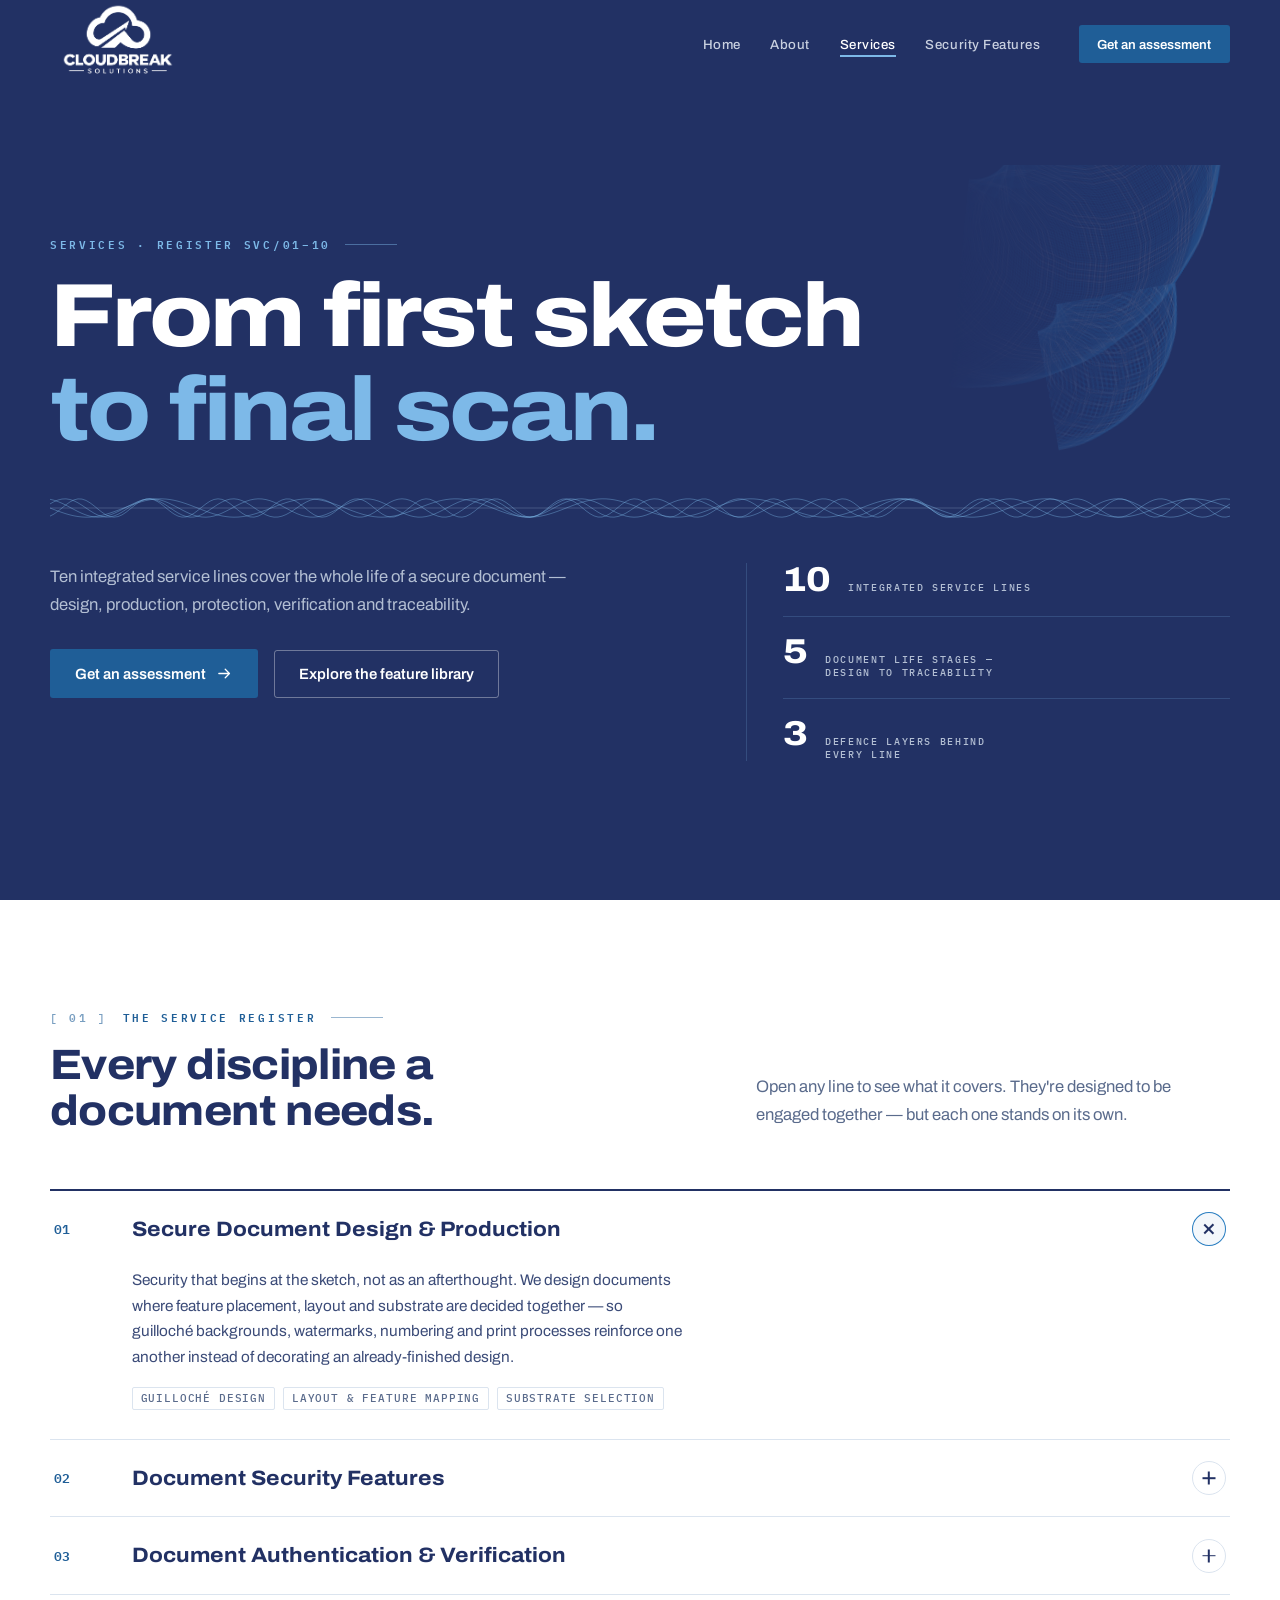
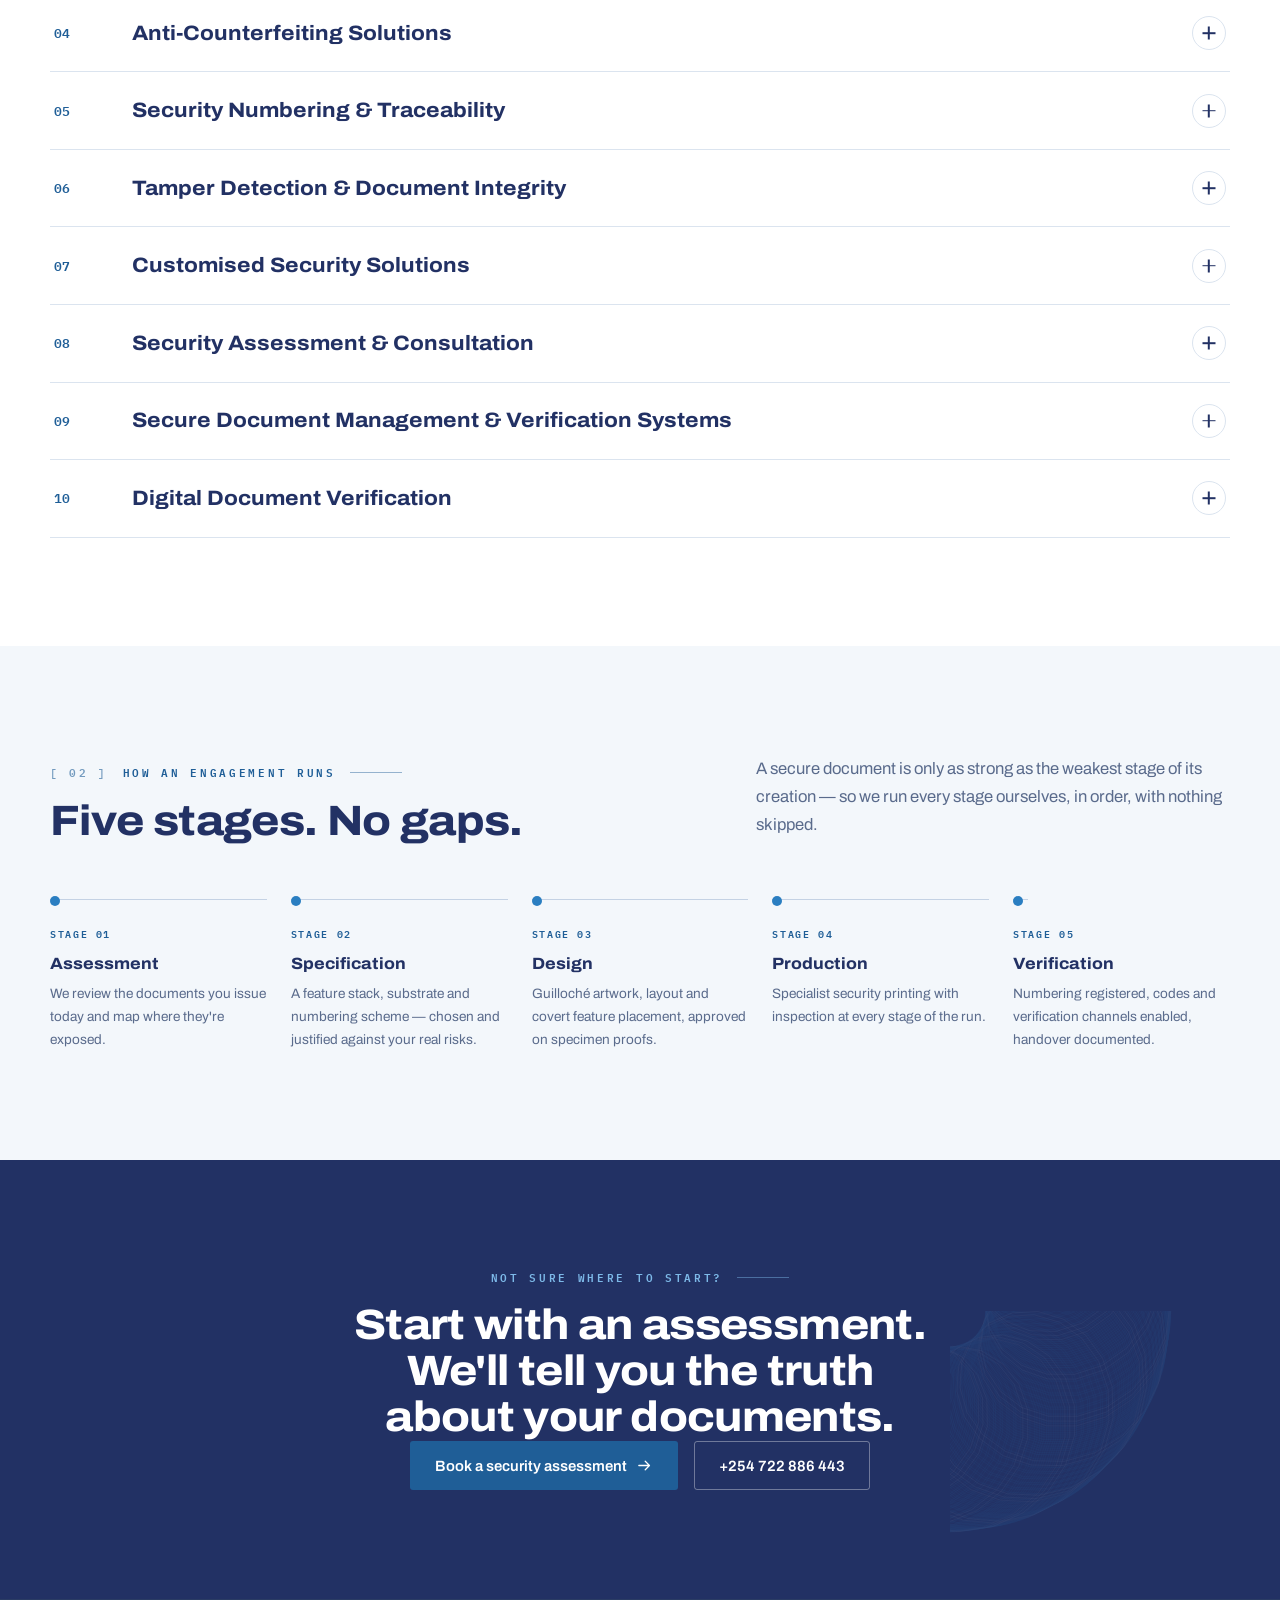
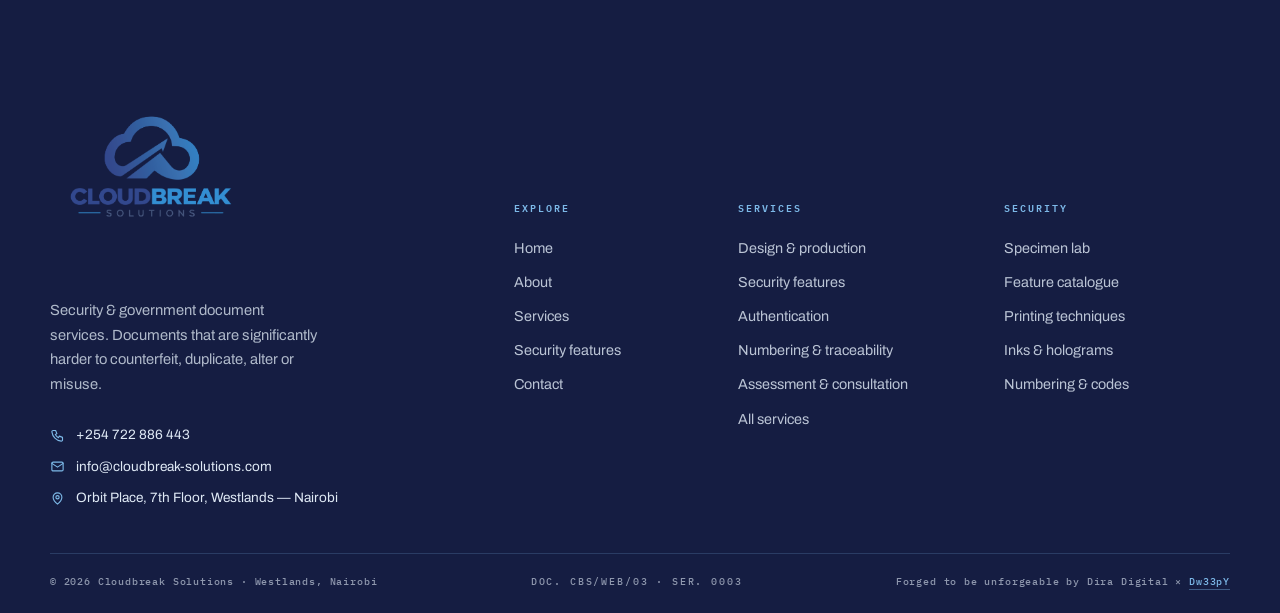
<file: services.html>
<!DOCTYPE html>
<html lang="en">
<head>
<meta charset="UTF-8">
<meta name="viewport" content="width=device-width, initial-scale=1">
<title>Services — Secure Document Design, Printing & Verification | Cloudbreak Solutions</title>
<meta name="description" content="Ten integrated service lines: secure document design and production, security features, authentication and verification, anti-counterfeiting, numbering and traceability, and more.">
<link rel="canonical" href="https://cloudbreak-solutions.com/services.html">
<meta property="og:type" content="website">
<meta property="og:title" content="Services — Cloudbreak Solutions">
<meta property="og:description" content="Ten integrated service lines covering the whole life of a secure document — design, production, protection, verification and traceability.">
<meta property="og:url" content="https://cloudbreak-solutions.com/services.html">
<meta property="og:image" content="https://cloudbreak-solutions.com/images/og-image.jpg">
<meta name="twitter:card" content="summary_large_image">
<meta name="theme-color" content="#223164">
<link rel="icon" type="image/png" href="images/icon.png">
<link rel="apple-touch-icon" href="images/icon.png">
<link rel="manifest" href="site.webmanifest">
<link rel="preconnect" href="https://fonts.googleapis.com">
<link rel="preconnect" href="https://fonts.gstatic.com" crossorigin>
<link href="https://fonts.googleapis.com/css2?family=Archivo:wdth,wght@62..125,300..900&family=IBM+Plex+Mono:wght@400;500;600&display=swap" rel="stylesheet">
<link rel="stylesheet" href="styles.css">
<noscript><style>.rv{opacity:1;transform:none}.svc-panel{grid-template-rows:1fr}</style></noscript>
</head>
<body>
<a class="skip" href="#main">Skip to content</a>

<svg xmlns="http://www.w3.org/2000/svg" style="display:none" aria-hidden="true">
  <symbol id="i-rose" viewBox="0 0 40 40"><g fill="none" stroke="currentColor" stroke-width="1.7"><ellipse cx="20" cy="20" rx="14" ry="5.6"/><ellipse cx="20" cy="20" rx="14" ry="5.6" transform="rotate(60 20 20)"/><ellipse cx="20" cy="20" rx="14" ry="5.6" transform="rotate(120 20 20)"/></g><circle cx="20" cy="20" r="3" fill="currentColor"/></symbol>
  <symbol id="i-arrow" viewBox="0 0 24 24"><path d="M4 12h15M13 6l6 6-6 6"/></symbol>
  <symbol id="i-phone" viewBox="0 0 24 24"><path d="M5 4h4l2 5-2.5 1.5a12 12 0 0 0 5 5L15 13l5 2v4a2 2 0 0 1-2.2 2A17 17 0 0 1 3 6.2 2 2 0 0 1 5 4z"/></symbol>
  <symbol id="i-mail" viewBox="0 0 24 24"><rect x="3" y="5" width="18" height="14" rx="2"/><path d="m3 7 9 6 9-6"/></symbol>
  <symbol id="i-pin" viewBox="0 0 24 24"><path d="M12 21s-7-5.4-7-11a7 7 0 0 1 14 0c0 5.6-7 11-7 11z"/><circle cx="12" cy="10" r="2.6"/></symbol>
</svg>

<header class="hdr">
  <div class="hdr-in container">
    <a class="brand" href="index.html">
      <img class="brand-mark" src="images/Logobw.png" alt="Cloudbreak Solutions" data-srcfb="images/icon.png" data-err="hide">
    </a>
    <nav class="nav" aria-label="Primary">
      <ul class="nav-list">
        <li><a href="index.html">Home</a></li>
        <li><a href="about.html">About</a></li>
        <li><a href="services.html" aria-current="page">Services</a></li>
        <li><a href="features.html">Security Features</a></li>
      </ul>
    </nav>
    <a class="btn btn-primary btn-sm hdr-cta" href="contact.html">Get an assessment</a>
    <button class="nav-toggle" type="button" aria-expanded="false" aria-controls="mnav" aria-label="Open menu"><span></span><span></span></button>
  </div>
</header>

<div class="mnav" id="mnav" aria-hidden="true">
  <nav class="mnav-nav" aria-label="Mobile">
    <a href="index.html" style="--i:0"><span class="mn">01</span>Home</a>
    <a href="about.html" style="--i:1"><span class="mn">02</span>About</a>
    <a href="services.html" style="--i:2"><span class="mn">03</span>Services</a>
    <a href="features.html" style="--i:3"><span class="mn">04</span>Security Features</a>
    <a class="btn btn-primary mnav-cta" href="contact.html" style="--i:4">Get an assessment</a>
  </nav>
  <div class="mnav-foot mono">
    <a href="tel:+254722886443">+254 722 886 443</a>
    <a href="mailto:info@cloudbreak-solutions.com">info@cloudbreak-solutions.com</a>
  </div>
</div>

<main id="main">
  <!-- ===== HERO ===== -->
  <section class="hero hero-page hero-wide hero-services">
    <div class="hero-cv" aria-hidden="true"><canvas data-guilloche="hero"></canvas></div>
    <div class="container hero-in">
      <div class="hero-body">
        <p class="eyebrow rv">Services · Register SVC/01–10</p>
        <h1 class="h-display">
        <span class="split" data-split>From first sketch</span>
        <span class="split tone" data-split>to final scan.</span>
        </h1>
        <canvas class="hero-orn" data-guilloche="strip" data-ink="dark" aria-hidden="true"></canvas>
        <div class="hero-cols">
          <div class="hero-msg rv">
            <p class="lead">Ten integrated service lines cover the whole life of a secure document — design, production, protection, verification and traceability.</p>
            <div class="hero-cta">
              <a class="btn btn-primary" href="contact.html">Get an assessment <svg class="ic" aria-hidden="true"><use href="#i-arrow"/></svg></a>
              <a class="btn btn-ghost" href="features.html">Explore the feature library</a>
            </div>
          </div>
          <div class="hero-side-stats rv" style="--d:.12s">
            <div class="stat"><b>10</b><span>integrated service lines</span></div>
            <div class="stat"><b>5</b><span>document life stages — design to traceability</span></div>
            <div class="stat"><b>3</b><span>defence layers behind every line</span></div>
          </div>
        </div>
      </div>
    </div>
  </section>

  <!-- ===== 01 · SERVICE REGISTER (accordion) ===== -->
  <section class="sec">
    <div class="container">
      <div class="sec-head">
        <div>
          <p class="eyebrow rv"><span class="idx">[ 01 ]</span> THE SERVICE REGISTER</p>
          <h2 class="h-sec rv">Every discipline a document needs.</h2>
        </div>
        <p class="lead rv">Open any line to see what it covers. They're designed to be engaged together — but each one stands on its own.</p>
      </div>

      <div class="svc-list rv">
        <div class="svc open" id="svc-1">
          <h3><button class="svc-btn" aria-expanded="true" aria-controls="p1"><span class="svc-num mono">01</span><span class="svc-ttl">Secure Document Design &amp; Production</span><span class="svc-x" aria-hidden="true"></span></button></h3>
          <div class="svc-panel" id="p1" role="region" aria-label="Secure document design and production">
            <div class="svc-panel-in"><div class="svc-body">
              <p>Security that begins at the sketch, not as an afterthought. We design documents where feature placement, layout and substrate are decided together — so guilloché backgrounds, watermarks, numbering and print processes reinforce one another instead of decorating an already-finished design.</p>
              <div class="stack-tags"><span class="tag">Guilloché design</span><span class="tag">Layout &amp; feature mapping</span><span class="tag">Substrate selection</span></div>
            </div></div>
          </div>
        </div>
        <div class="svc" id="svc-2">
          <h3><button class="svc-btn" aria-expanded="false" aria-controls="p2"><span class="svc-num mono">02</span><span class="svc-ttl">Document Security Features</span><span class="svc-x" aria-hidden="true"></span></button></h3>
          <div class="svc-panel" id="p2" role="region" aria-label="Document security features">
            <div class="svc-panel-in"><div class="svc-body">
              <p>Access to our full library of fifteen security features — from true-tone watermarks and UV-reactive inks to gothic numbering and anticopy patterns — integrated in engineered combinations of ten or more per document.</p>
              <div class="stack-tags"><span class="tag">15-feature library</span><span class="tag">10+ per document</span><span class="tag">Overt &amp; covert</span></div>
            </div></div>
          </div>
        </div>
        <div class="svc" id="svc-3">
          <h3><button class="svc-btn" aria-expanded="false" aria-controls="p3"><span class="svc-num mono">03</span><span class="svc-ttl">Document Authentication &amp; Verification</span><span class="svc-x" aria-hidden="true"></span></button></h3>
          <div class="svc-panel" id="p3" role="region" aria-label="Document authentication and verification">
            <div class="svc-panel-in"><div class="svc-body">
              <p>Verification built in layers: features the eye can check in seconds, features that need a lamp or a lens, and features a machine reads instantly — so every audience, from a registrar to a border officer, can confirm authenticity with the tools they actually have.</p>
              <div class="stack-tags"><span class="tag">Visual checks</span><span class="tag">Tool-assisted</span><span class="tag">Machine-readable</span></div>
            </div></div>
          </div>
        </div>
        <div class="svc" id="svc-4">
          <h3><button class="svc-btn" aria-expanded="false" aria-controls="p4"><span class="svc-num mono">04</span><span class="svc-ttl">Anti-Counterfeiting Solutions</span><span class="svc-x" aria-hidden="true"></span></button></h3>
          <div class="svc-panel" id="p4" role="region" aria-label="Anti-counterfeiting solutions">
            <div class="svc-panel-in"><div class="svc-body">
              <p>No single feature stops a determined counterfeiter — combinations do. We stack overt, covert and forensic layers so that a forgery which survives one check fails the next, and the next, until the attempt exposes itself.</p>
              <div class="stack-tags"><span class="tag">Overt</span><span class="tag">Covert</span><span class="tag">Forensic</span></div>
            </div></div>
          </div>
        </div>
        <div class="svc" id="svc-5">
          <h3><button class="svc-btn" aria-expanded="false" aria-controls="p5"><span class="svc-num mono">05</span><span class="svc-ttl">Security Numbering &amp; Traceability</span><span class="svc-x" aria-hidden="true"></span></button></h3>
          <div class="svc-panel" id="p5" role="region" aria-label="Security numbering and traceability">
            <div class="svc-panel-in"><div class="svc-body">
              <p>Sequential, randomised or encrypted numbering — laser-etched or printed — with every document linked to a record, so issuance, distribution and use can be traced end to end.</p>
              <div class="stack-tags"><span class="tag">Laser numbering</span><span class="tag">Inkjet &amp; thermal</span><span class="tag">Encrypted serials</span></div>
            </div></div>
          </div>
        </div>
        <div class="svc" id="svc-6">
          <h3><button class="svc-btn" aria-expanded="false" aria-controls="p6"><span class="svc-num mono">06</span><span class="svc-ttl">Tamper Detection &amp; Document Integrity</span><span class="svc-x" aria-hidden="true"></span></button></h3>
          <div class="svc-panel" id="p6" role="region" aria-label="Tamper detection and document integrity">
            <div class="svc-panel-in"><div class="svc-body">
              <p>Alterations should announce themselves. Our features expose attempts to erase, substitute or modify data — the moment anyone tries, the document shows it.</p>
              <div class="stack-tags"><span class="tag">Tamper-evident inks</span><span class="tag">Anticopy structures</span><span class="tag">Integrity marks</span></div>
            </div></div>
          </div>
        </div>
        <div class="svc" id="svc-7">
          <h3><button class="svc-btn" aria-expanded="false" aria-controls="p7"><span class="svc-num mono">07</span><span class="svc-ttl">Customised Security Solutions</span><span class="svc-x" aria-hidden="true"></span></button></h3>
          <div class="svc-panel" id="p7" role="region" aria-label="Customised security solutions">
            <div class="svc-panel-in"><div class="svc-body">
              <p>A results slip and a land title don't face the same threats. We tailor the feature stack to the document, its users and its real-world risk profile — nothing decorative, nothing missing.</p>
              <div class="stack-tags"><span class="tag">Threat profiling</span><span class="tag">Tailored feature stacks</span></div>
            </div></div>
          </div>
        </div>
        <div class="svc" id="svc-8">
          <h3><button class="svc-btn" aria-expanded="false" aria-controls="p8"><span class="svc-num mono">08</span><span class="svc-ttl">Security Assessment &amp; Consultation</span><span class="svc-x" aria-hidden="true"></span></button></h3>
          <div class="svc-panel" id="p8" role="region" aria-label="Security assessment and consultation">
            <div class="svc-panel-in"><div class="svc-body">
              <p>An honest audit of the documents you already issue — where they're weak, what an attacker would try first, and what to fix in what order.</p>
              <div class="stack-tags"><span class="tag">Document audit</span><span class="tag">Risk ranking</span><span class="tag">Roadmap</span></div>
            </div></div>
          </div>
        </div>
        <div class="svc" id="svc-9">
          <h3><button class="svc-btn" aria-expanded="false" aria-controls="p9"><span class="svc-num mono">09</span><span class="svc-ttl">Secure Document Management &amp; Verification Systems</span><span class="svc-x" aria-hidden="true"></span></button></h3>
          <div class="svc-panel" id="p9" role="region" aria-label="Secure document management and verification systems">
            <div class="svc-panel-in"><div class="svc-body">
              <p>Beyond print: the systems that manage issuance and verification, so security extends from the press to the process — not just to the paper.</p>
              <div class="stack-tags"><span class="tag">Issuance control</span><span class="tag">Verification channels</span></div>
            </div></div>
          </div>
        </div>
        <div class="svc" id="svc-10">
          <h3><button class="svc-btn" aria-expanded="false" aria-controls="p10"><span class="svc-num mono">10</span><span class="svc-ttl">Digital Document Verification</span><span class="svc-x" aria-hidden="true"></span></button></h3>
          <div class="svc-panel" id="p10" role="region" aria-label="Digital document verification">
            <div class="svc-panel-in"><div class="svc-body">
              <p>QR codes, signed data and verification systems that connect the paper in hand to the record in the database — instant, auditable proof of authenticity.</p>
              <div class="stack-tags"><span class="tag">QR verification</span><span class="tag">Signed data</span><span class="tag">Machine checks</span></div>
            </div></div>
          </div>
        </div>
      </div>
    </div>
  </section>

  <!-- ===== 02 · HOW AN ENGAGEMENT RUNS ===== -->
  <section class="sec sec-tint">
    <div class="container">
      <div class="sec-head">
        <div>
          <p class="eyebrow rv"><span class="idx">[ 02 ]</span> HOW AN ENGAGEMENT RUNS</p>
          <h2 class="h-sec rv">Five stages. No gaps.</h2>
        </div>
        <p class="lead rv">A secure document is only as strong as the weakest stage of its creation — so we run every stage ourselves, in order, with nothing skipped.</p>
      </div>
      <div class="steps">
        <div class="step rv"><b>STAGE 01</b><h3>Assessment</h3><p>We review the documents you issue today and map where they're exposed.</p></div>
        <div class="step rv" style="--d:.07s"><b>STAGE 02</b><h3>Specification</h3><p>A feature stack, substrate and numbering scheme — chosen and justified against your real risks.</p></div>
        <div class="step rv" style="--d:.14s"><b>STAGE 03</b><h3>Design</h3><p>Guilloché artwork, layout and covert feature placement, approved on specimen proofs.</p></div>
        <div class="step rv" style="--d:.21s"><b>STAGE 04</b><h3>Production</h3><p>Specialist security printing with inspection at every stage of the run.</p></div>
        <div class="step rv" style="--d:.28s"><b>STAGE 05</b><h3>Verification</h3><p>Numbering registered, codes and verification channels enabled, handover documented.</p></div>
      </div>
    </div>
  </section>

  <!-- ===== CTA ===== -->
  <section class="cta">
    <div class="cta-cv" aria-hidden="true"><canvas data-guilloche="rosette"></canvas></div>
    <div class="container cta-in">
      <p class="eyebrow rv" style="justify-content:center">Not sure where to start?</p>
      <h2 class="h-sec rv">Start with an assessment. We'll tell you the truth about your documents.</h2>
      <div class="hero-cta rv" style="justify-content:center">
        <a class="btn btn-primary" href="contact.html">Book a security assessment <svg class="ic" aria-hidden="true"><use href="#i-arrow"/></svg></a>
        <a class="btn btn-ghost mono" href="tel:+254722886443">+254 722 886 443</a>
      </div>
    </div>
  </section>
</main>

<footer class="ftr">
  <div class="container ftr-top">
    <div class="ftr-brand">
      <a class="brand" href="index.html">
        <img class="brand-mark" src="images/logo.png" alt="Cloudbreak Solutions" data-srcfb="images/icon.png" data-err="hide">
      </a>
      <p>Security &amp; government document services. Documents that are significantly harder to counterfeit, duplicate, alter or misuse.</p>
      <ul class="ftr-ctt">
        <li><svg class="ic" aria-hidden="true"><use href="#i-phone"/></svg><a href="tel:+254722886443">+254 722 886 443</a></li>
        <li><svg class="ic" aria-hidden="true"><use href="#i-mail"/></svg><a href="mailto:info@cloudbreak-solutions.com">info@cloudbreak-solutions.com</a></li>
        <li><svg class="ic" aria-hidden="true"><use href="#i-pin"/></svg><span>Orbit Place, 7th Floor, Westlands — Nairobi</span></li>
      </ul>
    </div>
    <div class="ftr-col">
      <h4>Explore</h4>
      <ul>
        <li><a href="index.html">Home</a></li>
        <li><a href="about.html">About</a></li>
        <li><a href="services.html">Services</a></li>
        <li><a href="features.html">Security features</a></li>
        <li><a href="contact.html">Contact</a></li>
      </ul>
    </div>
    <div class="ftr-col">
      <h4>Services</h4>
      <ul>
        <li><a href="services.html#svc-1">Design &amp; production</a></li>
        <li><a href="services.html#svc-2">Security features</a></li>
        <li><a href="services.html#svc-3">Authentication</a></li>
        <li><a href="services.html#svc-5">Numbering &amp; traceability</a></li>
        <li><a href="services.html#svc-8">Assessment &amp; consultation</a></li>
        <li><a href="services.html">All services</a></li>
      </ul>
    </div>
    <div class="ftr-col">
      <h4>Security</h4>
      <ul>
        <li><a href="features.html#lab">Specimen lab</a></li>
        <li><a href="features.html#catalog">Feature catalogue</a></li>
        <li><a href="features.html#print">Printing techniques</a></li>
        <li><a href="features.html#inks">Inks &amp; holograms</a></li>
        <li><a href="features.html#codes">Numbering &amp; codes</a></li>
      </ul>
    </div>
  </div>
  <div class="container ftr-bot">
    <p>© <span data-year>2025</span> Cloudbreak Solutions · Westlands, Nairobi</p>
    <p class="ftr-serial">DOC. CBS/WEB/03 · SER. 0003</p>
    <p class="ftr-credit">Forged to be unforgeable by Dira Digital &times; <a href="https://dw33py.netlify.app" target="_blank" rel="noopener noreferrer">Dw33pY</a></p>
  </div>
</footer>

<script src="script.js"></script>
</body>
</html>
</file>
<file: styles.css>
/* ==========================================================================
   CLOUDBREAK SOLUTIONS — styles.css
   Design language: security-print specimen sheet. Navy #223164, brand blue
   #2a7ec1, white. Sharp corners, hairlines, mono labels, guilloché motifs.
   ========================================================================== */

/* ====== QUICK SETTINGS — edit these, don't touch below ====== */
:root{
  --navy:#223164;            /* primary brand navy — headers, dark sections */
  --navy-deep:#151d42;       /* darker navy shade — footer, bench panels */
  --accent:#2a7ec1;          /* brand blue — graphics, links, large accents */
  --accent-deep:#1f5e97;     /* darker blue shade — buttons & small text on white (AA) */
  --accent-bright:#7db9e8;   /* light blue tint — accents on navy backgrounds */
  --paper:#ffffff;
  --paper-tint:#f3f7fb;      /* near-white blue tint — alternating light sections */
  --muted:#5a6b8c;           /* secondary text on light */
  --muted-dark:rgba(230,240,250,.74); /* secondary text on navy */
  --line:#dbe4ef;            /* hairlines on light */
  --line-dark:rgba(125,185,232,.2);   /* hairlines on navy */
  --uv:#8f7bf5;              /* UV violet — demo elements ONLY (represents real UV ink) */
  --gold:#c19a3f;            /* gold foil — specimen seal ONLY */
  --risk:#d9a13b;            /* amber — risk markers ONLY */
  --err:#b3261e;             /* form error red */
  --ok:#1e7d46;              /* form success green */
  --font-d:'Archivo','Helvetica Neue',Helvetica,Arial,sans-serif;
  --font-m:'IBM Plex Mono','Courier New',monospace;
  --ease:cubic-bezier(.22,.75,.25,1);
  --max:1180px;
  --logo-h:56px;   /* ★ LOGO SIZE — header logo height in px. Bigger/smaller? change THIS one value */
}

/* ===== Reset & base ===== */
*,*::before,*::after{box-sizing:border-box;margin:0;padding:0}
html{scroll-behavior:smooth;scroll-padding-top:96px;color-scheme:light}
body{font:400 1.02rem/1.68 var(--font-d);color:var(--navy);background:var(--paper);-webkit-font-smoothing:antialiased;overflow-x:clip}
img{max-width:100%;display:block}
a{color:inherit}
button{font:inherit;color:inherit}
::selection{background:var(--accent);color:#fff}
:focus-visible{outline:2px solid var(--accent);outline-offset:3px;border-radius:2px}
.sec-dark :focus-visible,.hero :focus-visible,.cta :focus-visible,.ftr :focus-visible{outline-color:var(--accent-bright)}
body.lock{overflow:hidden}

.container{width:min(100% - clamp(1.5rem,4vw,3rem),var(--max));margin-inline:auto}
.sr-only{position:absolute;width:1px;height:1px;overflow:hidden;clip:rect(0 0 0 0);white-space:nowrap}
.skip{position:fixed;top:-60px;left:1rem;z-index:99;background:var(--navy);color:#fff;padding:.7rem 1.1rem;font:600 .8rem var(--font-m);text-decoration:none;transition:top .25s}
.skip:focus{top:12px}

/* ===== Type helpers ===== */
.h-display{font-weight:800;font-stretch:114%;line-height:1.04;letter-spacing:-.022em;font-size:clamp(2.55rem,5.6vw,4.5rem);text-wrap:balance}
.h-sec{font-size:clamp(1.85rem,3.4vw,2.65rem);font-weight:760;font-stretch:110%;line-height:1.08;letter-spacing:-.015em;text-wrap:balance}
.lead{font-size:clamp(1.02rem,1.3vw,1.14rem);color:var(--muted);max-width:58ch}
.mono{font-family:var(--font-m)}
.eyebrow{display:flex;align-items:center;gap:.9rem;font:600 .7rem/1.5 var(--font-m);letter-spacing:.24em;text-transform:uppercase;color:var(--accent-deep);margin-bottom:1.1rem}
.eyebrow::after{content:"";width:52px;height:1px;background:currentColor;opacity:.45}
.eyebrow .idx{opacity:.6}
.sec-dark .eyebrow,.hero .eyebrow,.cta .eyebrow{color:var(--accent-bright)}
.tone{color:var(--accent-bright)}
.ic{width:1.1em;height:1.1em;stroke:currentColor;fill:none;stroke-width:1.8;stroke-linecap:round;stroke-linejoin:round;flex:none}
.tag{font:500 .66rem/1 var(--font-m);letter-spacing:.08em;text-transform:uppercase;padding:.5em .75em;border:1px solid var(--line);border-radius:2px;color:var(--muted);white-space:nowrap}
.sec-link{display:inline-flex;align-items:center;gap:.5rem;margin-top:1rem;font:600 .7rem var(--font-m);letter-spacing:.18em;text-transform:uppercase;color:var(--accent-deep);text-decoration:none}
.sec-link:hover{color:var(--navy)}
.sec-link .ic{transition:transform .3s var(--ease)}
.sec-link:hover .ic{transform:translate(3px,-3px)}

/* Two-corner crop marks — print-sheet detail used on framed visuals */
.corners{position:absolute;inset:0;pointer-events:none}
.corners::before,.corners::after{content:"";position:absolute;width:14px;height:14px;border:0 solid var(--accent-deep)}
.corners::before{top:7px;left:7px;border-top-width:1.5px;border-left-width:1.5px}
.corners::after{bottom:7px;right:7px;border-bottom-width:1.5px;border-right-width:1.5px}

/* ===== Buttons ===== */
.btn{display:inline-flex;align-items:center;gap:.6rem;font:600 .93rem var(--font-d);padding:.95rem 1.5rem;border-radius:3px;border:1px solid transparent;cursor:pointer;text-decoration:none;transition:background .25s,color .25s,border-color .25s,transform .25s var(--ease),box-shadow .25s}
.btn .ic{width:17px;height:17px;transition:transform .3s var(--ease)}
.btn:hover .ic{transform:translateX(3px)}
.btn-primary{background:var(--accent-deep);color:#fff}          /* solid CTA — deep blue passes AA with white text */
.btn-primary:hover{background:var(--accent);transform:translateY(-2px);box-shadow:0 12px 28px rgba(31,94,151,.3)}
.btn-ghost{border-color:rgba(255,255,255,.35);color:#fff;background:transparent}   /* secondary CTA on dark */
.btn-ghost:hover{border-color:#fff;background:#fff;color:var(--navy)}
.btn-sm{padding:.65rem 1.1rem;font-size:.82rem}

/* ===== Header ===== */
.hdr{position:fixed;inset:0 0 auto;z-index:50;background:var(--navy);color:#fff;transition:box-shadow .35s}
.hdr.scrolled{box-shadow:0 1px 0 var(--line-dark),0 14px 34px rgba(10,15,40,.28)}
.hdr-in{display:flex;align-items:center;gap:1.6rem;height:74px}
.brand{display:flex;align-items:center;gap:.7rem;text-decoration:none;margin-right:auto}
.brand-mark{width:42px;height:42px;color:var(--accent-bright);}
.brand-txt{display:flex;flex-direction:column;line-height:1;font-weight:800;font-stretch:112%;font-size:1.02rem;letter-spacing:.01em;color:#fff}
.brand-txt small{font:600 .54rem var(--font-m);letter-spacing:.34em;color:var(--accent-bright);margin-top:.32em}
.nav-list{display:flex;gap:.25rem;list-style:none}
.nav-list a{display:block;padding:.6rem .8rem;font:500 .83rem var(--font-d);letter-spacing:.04em;text-decoration:none;color:rgba(238,244,251,.82);position:relative}
.nav-list a::after{content:"";position:absolute;left:.8rem;right:.8rem;bottom:.28rem;height:2px;background:var(--accent-bright);transform:scaleX(0);transform-origin:left;transition:transform .35s var(--ease)}
.nav-list a:hover{color:#fff}
.nav-list a:hover::after{transform:scaleX(.5)}
.nav-list a[aria-current="page"]{color:#fff}
.nav-list a[aria-current="page"]::after{transform:scaleX(1)}
.nav-toggle{display:none;position:relative;width:44px;height:44px;background:none;border:1px solid rgba(255,255,255,.28);border-radius:3px;cursor:pointer}
.nav-toggle span{position:absolute;left:12px;right:12px;height:1.8px;background:#fff;top:calc(50% - 4px);transition:.35s var(--ease)}
.nav-toggle span:last-child{top:calc(50% + 3.4px)}
.nav-toggle[aria-expanded="true"] span:first-child{transform:translateY(3.7px) rotate(45deg)}
.nav-toggle[aria-expanded="true"] span:last-child{transform:translateY(-3.7px) rotate(-45deg)}

/* Mobile overlay nav — full-screen, staggered links */
.mnav{position:fixed;inset:0;z-index:49;background:var(--navy-deep);display:flex;flex-direction:column;justify-content:center;gap:3rem;padding:6.5rem 2.2rem 2.5rem;visibility:hidden;opacity:0;transition:opacity .35s,visibility .35s}
.mnav.open{visibility:visible;opacity:1}
.mnav-nav{display:flex;flex-direction:column;gap:.4rem}
.mnav-nav a:not(.mnav-cta){display:block;padding:.55rem 0;font-size:1.7rem;font-weight:750;font-stretch:110%;letter-spacing:-.01em;text-decoration:none;color:#fff;transform:translateY(16px);opacity:0;transition:transform .5s var(--ease),opacity .5s;transition-delay:calc(var(--i)*60ms)}
.mnav.open .mnav-nav a:not(.mnav-cta){transform:none;opacity:1}
.mn{font:500 .72rem var(--font-m);color:var(--accent-bright);margin-right:1rem}
.mnav-cta{align-self:flex-start;margin-top:1rem}
.mnav-foot{display:flex;flex-direction:column;gap:.5rem;font-size:.78rem}
.mnav-foot a{color:var(--muted-dark);text-decoration:none}
.mnav-foot a:hover{color:#fff}

/* ===== Hero ===== */
.hero{position:relative;background:var(--navy);color:#fff;overflow:clip;padding:calc(74px + clamp(3rem,8vh,5.5rem)) 0 clamp(2.6rem,6vh,4.2rem)}
.hero-cv{position:absolute;top:50%;right:max(-16vw,-230px);width:min(60vw,780px);aspect-ratio:1;transform:translateY(-52%);pointer-events:none;opacity:.95;
  -webkit-mask-image:linear-gradient(90deg,transparent,rgba(0,0,0,.78) 46%,#000 72%);  /* left fade keeps headline legible over the rosette */
  mask-image:linear-gradient(90deg,transparent,rgba(0,0,0,.78) 46%,#000 72%)}
.hero-cv canvas{width:100%;height:100%}
.hero-page .hero-cv{opacity:.6;width:min(48vw,540px)}
.hero-in{position:relative}
.hero-body{position:relative;max-width:680px}
.hero-body .lead{color:var(--muted-dark);margin:1.5rem 0 1.2rem;max-width:56ch}
.hero-orn{display:block;width:300px;height:30px;margin:0 0 2.1rem}
.hero-cta{display:flex;gap:1rem;flex-wrap:wrap;align-items:center}
.hero-side{position:absolute;right:clamp(.4rem,1.6vw,1.2rem);top:50%;transform:translateY(-50%) rotate(180deg);writing-mode:vertical-rl;font:500 .6rem var(--font-m);letter-spacing:.34em;color:rgba(125,185,232,.5)}
.hero-stats{display:grid;grid-template-columns:repeat(3,1fr);gap:1.5rem 2.5rem;border-top:1px solid var(--line-dark);margin-top:clamp(2.8rem,7vh,4.4rem);padding-top:1.8rem}
.stat{display:flex;flex-direction:column;gap:.45rem}
.stat + .stat{border-left:1px solid var(--line-dark);padding-left:2.5rem}
.stat b{font-size:clamp(2rem,3.3vw,2.9rem);font-weight:800;font-stretch:114%;line-height:1}
.stat .sfx{font-style:normal;font-size:.62em;color:var(--accent-bright);font-weight:700;margin-left:.06em}
.stat span{font:500 .64rem var(--font-m);letter-spacing:.16em;text-transform:uppercase;color:var(--muted-dark);max-width:26ch}
.quick{display:flex;flex-wrap:wrap;gap:.8rem 2.2rem;margin-top:2rem}
.quick a,.quick span{display:inline-flex;align-items:center;gap:.6rem;font:600 .78rem var(--font-m);letter-spacing:.04em;color:#fff;border-bottom:1px solid rgba(125,185,232,.35);padding-bottom:.32rem;text-decoration:none}
.quick a:hover{color:var(--accent-bright)}

/* Word-mask headline reveal */
.split{display:block}
.split .wm{display:inline-block;overflow:hidden;vertical-align:top;padding-bottom:.1em;margin-bottom:-.1em}
.split .wi{display:inline-block;transform:translateY(112%);transition:transform .75s var(--ease);transition-delay:calc(var(--i)*.05s)}
.split.in .wi{transform:none}
h1 .split:nth-of-type(2) .wi{transition-delay:calc(.16s + var(--i)*.05s)}

/* ===== Sections ===== */
.sec{padding-block:clamp(4rem,8.5vw,6.8rem)}
.sec-tint{background:var(--paper-tint)}
.sec-dark{background:var(--navy);color:#eef4fb}
.sec-head{display:grid;grid-template-columns:minmax(0,1.15fr) minmax(0,.85fr);gap:1.6rem 4rem;align-items:end;margin-bottom:clamp(2.2rem,5vw,3.4rem)}
.sec-head .lead{padding-bottom:.35rem}
.sec-dark .lead,.hero .lead{color:var(--muted-dark)}

/* ===== Marquee — documents strip ===== */
.mq-sec{background:var(--paper);padding:1.6rem 0 0}
.mq-cap{font:500 .62rem var(--font-m);letter-spacing:.24em;color:var(--muted);margin-bottom:1rem}
.mq-cap .idx{color:var(--accent-deep);margin-right:.6rem}
.mq{border-block:1px solid var(--line);padding:.85rem 0;overflow:hidden}
.mq-track{display:flex;width:max-content;animation:mq 38s linear infinite}  /* marquee speed — lower = faster, higher = slower */
.mq-group{display:flex;align-items:center}
.mq-item{display:flex;align-items:center;font:500 .76rem var(--font-m);letter-spacing:.2em;text-transform:uppercase;color:#3c4d76;white-space:nowrap;margin-right:2.6rem}
.mq-item::after{content:"";width:7px;height:7px;border:1.4px solid var(--accent);transform:rotate(45deg);margin-left:2.6rem}
@keyframes mq{to{transform:translateX(-50%)}}

/* ===== Service ledger (home) ===== */
.ledger{border-top:1px solid var(--navy)}
.lrow{display:grid;grid-template-columns:58px 1fr 26px;gap:1.2rem;align-items:center;padding:1.05rem .4rem;border-bottom:1px solid var(--line);text-decoration:none;transition:background .25s,padding .25s var(--ease)}
.lrow-n{font:600 .8rem var(--font-m);color:var(--accent-deep)}
.lrow-b strong{display:block;font-size:1.06rem;font-weight:730;font-stretch:106%;transition:color .25s}
.lrow-b em{display:block;font-style:normal;font-size:.84rem;color:var(--muted);margin-top:.1rem}
.lrow .ic{color:var(--accent-deep);transition:transform .3s var(--ease)}
.lrow:hover{background:#fff;padding-left:1rem;padding-right:1rem}
.lrow:hover .lrow-b strong{color:var(--accent-deep)}
.lrow:hover .ic{transform:translateX(4px)}

/* ===== UV bench & specimen certificate ===== */
.uv-grid{display:grid;grid-template-columns:minmax(0,.92fr) minmax(0,1.08fr);gap:2.6rem 4rem;align-items:center}
.uv-copy .h-sec{margin-bottom:1.1rem}
.tick-list{list-style:none;margin:1.6rem 0}
.tick-list li{display:flex;gap:.8rem;align-items:flex-start;padding:.8rem 0;border-bottom:1px solid var(--line);font-size:.94rem}
.tick-list li:last-child{border-bottom:0}
.tick-list .ic{color:var(--accent-deep);margin-top:.2em}
.sec-dark .tick-list li{border-color:var(--line-dark)}
.sec-dark .tick-list .ic{color:var(--accent-bright)}

.bench{position:relative;background:var(--navy-deep);border:1px solid var(--line-dark);padding:clamp(1rem,3vw,2rem)}
.bench-bar{display:flex;justify-content:space-between;align-items:center;gap:.8rem;margin-bottom:1.1rem;flex-wrap:wrap}
.bench-cap{font:500 .6rem var(--font-m);letter-spacing:.18em;color:var(--muted-dark)}
.lamp{display:inline-flex;align-items:center;gap:.55rem;font:600 .66rem var(--font-m);letter-spacing:.14em;color:#fff;background:transparent;border:1px solid rgba(255,255,255,.3);padding:.55rem .9rem;border-radius:3px;cursor:pointer;transition:.25s}
.lamp .ic{width:14px;height:14px}
.lamp:hover{border-color:var(--accent-bright);color:var(--accent-bright)}
.lamp[aria-pressed="true"]{background:var(--uv);border-color:var(--uv);color:#fff}  /* lamp ON glows violet — the light it emits */

.cert{position:relative;background:#fdfefe;color:var(--navy);padding:clamp(1.1rem,2.6vw,1.9rem) clamp(1.1rem,3vw,2.3rem);max-width:640px;margin-inline:auto;overflow:hidden;user-select:none;touch-action:pan-y;  /* pan-y: page still scrolls vertically on touch, horizontal drags move the lamp */
  --tx:-300px;--ty:-300px;--r:104px}
.cert::before{content:"";position:absolute;inset:9px;border:1px solid rgba(42,126,193,.4);pointer-events:none}
.cert::after{content:"SPECIMEN";position:absolute;top:44%;left:50%;transform:translate(-50%,-50%) rotate(-14deg);font:700 clamp(1.5rem,4vw,2.4rem) var(--font-d);letter-spacing:.42em;color:rgba(34,49,100,.06);white-space:nowrap;pointer-events:none}
.cert > *{position:relative;transition:opacity .6s}
.cert.lamp-on > *:not(.uv):not(.torch){opacity:.6}  /* lights-down effect while the UV lamp is on */
.cert-strip{display:block;width:100%;height:34px}
.cert-head{display:flex;justify-content:space-between;gap:1rem;font:600 .55rem var(--font-m);letter-spacing:.2em;color:var(--accent-deep);margin:.8rem 0 .3rem}
.cert-body{display:grid;grid-template-columns:auto 1fr;gap:1.3rem;align-items:center;padding:.7rem 0 .9rem}
.cert-seal{width:92px;height:92px;border:1.5px solid var(--accent-deep);border-radius:50%;padding:9px;flex:none}
.cert-seal canvas{width:100%;height:100%}
.cert-title{font-size:clamp(1.1rem,2.4vw,1.5rem);font-weight:760;font-stretch:108%}
.cert-line{font-size:.8rem;color:var(--muted);margin:.3rem 0 .9rem;max-width:42ch}
.cert-meta{display:flex;gap:1.6rem;flex-wrap:wrap;align-items:flex-end}
.cert-meta > div{display:flex;flex-direction:column;gap:.25rem}
.cert-meta span{font:500 .54rem var(--font-m);letter-spacing:.16em;color:var(--accent-deep)}
.cert-meta b{font:600 .76rem var(--font-m)}
.cert-meta svg{width:64px;height:18px;color:var(--navy)}
.cert-micro{font:500 3.4px var(--font-m);letter-spacing:.5px;white-space:nowrap;margin-top:.5rem;text-align:center;opacity:.85}

/* UV layer — visible ONLY inside the lamp beam (radial mask, JS-driven --tx/--ty) */
.uv{position:absolute;inset:0;pointer-events:none;opacity:0;transition:opacity .45s;z-index:2;
  -webkit-mask-image:radial-gradient(circle var(--r) at var(--tx) var(--ty),#000 0 58%,transparent 98%);
  mask-image:radial-gradient(circle var(--r) at var(--tx) var(--ty),#000 0 58%,transparent 98%)}
.cert.lamp-on .uv{opacity:1}
.uv-word{position:absolute;top:37%;left:50%;transform:translate(-50%,-50%) rotate(-16deg);font:700 clamp(1.4rem,4vw,2.2rem) var(--font-m);letter-spacing:.3em;color:var(--uv);text-shadow:0 0 18px rgba(143,123,245,.6);white-space:nowrap} /* glow = UV fluorescence */
.uv-portrait{position:absolute;right:6%;top:28%;width:clamp(62px,16%,94px);color:var(--uv)}
.uv-portrait svg{width:100%;stroke:currentColor;fill:none;stroke-width:3;filter:drop-shadow(0 0 10px rgba(143,123,245,.55))}
.uv-code{position:absolute;left:7%;bottom:11%;width:86px;height:26px;background:repeating-linear-gradient(90deg,var(--uv) 0 2px,transparent 2px 5px,var(--uv) 5px 6px,transparent 6px 10px)}
.uv-fibres{position:absolute;inset:0;background-image:
  radial-gradient(circle 2.2px at 14% 18%,var(--uv) 97%,transparent),
  radial-gradient(circle 1.6px at 78% 12%,var(--uv) 97%,transparent),
  radial-gradient(circle 2px at 26% 66%,var(--uv) 97%,transparent),
  radial-gradient(circle 1.4px at 62% 82%,var(--uv) 97%,transparent),
  radial-gradient(circle 2.2px at 88% 58%,var(--uv) 97%,transparent),
  radial-gradient(circle 1.5px at 8% 78%,var(--uv) 97%,transparent),
  radial-gradient(circle 2px at 44% 30%,var(--uv) 97%,transparent),
  radial-gradient(circle 1.6px at 70% 44%,var(--uv) 97%,transparent),
  radial-gradient(circle 2.1px at 18% 46%,var(--uv) 97%,transparent),
  radial-gradient(circle 1.5px at 54% 12%,var(--uv) 97%,transparent),
  radial-gradient(circle 2px at 92% 30%,var(--uv) 97%,transparent),
  radial-gradient(circle 1.7px at 36% 90%,var(--uv) 97%,transparent)}
.torch{position:absolute;top:0;left:0;width:calc(var(--r)*2);height:calc(var(--r)*2);transform:translate(calc(var(--tx) - var(--r)),calc(var(--ty) - var(--r)));opacity:0;transition:opacity .45s;pointer-events:none;z-index:3}
.cert.lamp-on .torch{opacity:1}
.torch::before{content:"";position:absolute;inset:0;border-radius:50%;border:1.5px solid rgba(205,196,255,.85);box-shadow:0 0 0 1px rgba(15,20,50,.25),inset 0 0 60px rgba(143,123,245,.16)}
.torch::after{content:"";position:absolute;inset:38%;border-radius:50%;border:1px dashed rgba(205,196,255,.65)}
.bench-hint{display:block;text-align:center;margin-top:1rem;font:500 .58rem var(--font-m);letter-spacing:.22em;color:var(--muted-dark)}

/* ===== Specimen lab (features) ===== */
.lab{display:grid;grid-template-columns:minmax(0,1.12fr) minmax(0,.88fr);gap:1.6rem;align-items:stretch}
.lab-right{display:grid;gap:1.3rem;align-content:start}
.chip{position:relative;text-align:left;background:var(--paper);border:1px solid var(--line);padding:1.1rem 1.2rem 1rem;cursor:pointer;touch-action:none;transition:box-shadow .3s,border-color .3s}
.chip:hover{box-shadow:0 14px 34px rgba(24,36,84,.1);border-color:var(--accent)}
.chip-top{display:flex;justify-content:space-between;align-items:baseline;gap:1rem;margin-bottom:.8rem}
.chip-name{font:600 .66rem var(--font-m);letter-spacing:.16em;color:var(--accent-deep);text-transform:uppercase}
.chip-idx{font:500 .6rem var(--font-m);color:var(--muted)}
.chip-stage{position:relative;height:88px;border:1px solid var(--line);background:#fbfdff;overflow:hidden;display:flex;align-items:center;justify-content:center;gap:1.4rem}
.chip-hint{display:block;margin-top:.7rem;font:500 .58rem var(--font-m);letter-spacing:.14em;color:var(--muted);text-transform:uppercase}
/* Thermochromic — navy when cool, warm red while heated; cooling is slower than warming (like the real ink) */
.thermo-disc{width:62px;height:62px;border-radius:50%;background:var(--navy);color:#fff;display:grid;place-items:center;font:600 .58rem var(--font-m);letter-spacing:.08em;transition:background 2.4s var(--ease),box-shadow 2.4s var(--ease)}
.chip.hot .thermo-disc{background:#d94f3f;box-shadow:0 0 0 7px rgba(217,79,63,.16);transition-duration:1.2s}
.thermo-temp{font:600 .95rem var(--font-m);color:var(--navy)}
/* OVI — hue driven by --h, set by pointer position (or idle sweep) in script.js */
.ovi-seal{width:66px;height:66px;border-radius:50%;background:hsl(var(--h,200) 60% 44%);display:grid;place-items:center;color:#fff;transition:background .12s linear}
.ovi-seal .ic-rose{width:40px;height:40px}
.ovi-deg{font:600 .95rem var(--font-m);color:var(--navy)}
/* Microtext — a 21px string scaled down to a hairline; hover/focus zooms it back up */
.micro-stage{cursor:zoom-in}
.micro-line{position:absolute;left:50%;top:50%;font:600 21px var(--font-m);letter-spacing:.14em;white-space:nowrap;color:var(--navy);transform:translate(-50%,-50%) scale(.2);transition:transform .55s var(--ease)}
.chip-micro:hover .micro-line,.chip-micro:focus-visible .micro-line{transform:translate(-50%,-50%) scale(1)}

/* ===== Document cross-section (home) ===== */
.stack{position:relative;max-width:880px}
.stack::before{content:"";position:absolute;left:10px;top:14px;bottom:14px;width:1px;background:repeating-linear-gradient(var(--accent) 0 6px,transparent 6px 12px)}
.stack-row{position:relative;display:grid;grid-template-columns:auto 1fr;gap:1.2rem 1.6rem;padding:1.3rem 1.5rem 1.3rem 1.7rem;background:var(--paper);border:1px solid var(--line);border-left:3px solid var(--accent);margin:0 0 14px 34px;transition:transform .3s var(--ease),box-shadow .3s}
.stack-row::before{content:"";position:absolute;left:-29px;top:30px;width:11px;height:11px;border-radius:50%;background:var(--paper);border:2px solid var(--accent)}
.stack-row:hover{transform:translateX(9px);box-shadow:0 16px 40px rgba(24,36,84,.12)}
.stack-num{font:600 .74rem var(--font-m);color:var(--accent-deep);padding-top:.25rem;white-space:nowrap}
.stack-row h3{font-size:1.12rem;font-weight:740;font-stretch:108%;margin-bottom:.3rem}
.stack-row p{font-size:.92rem;color:var(--muted);max-width:60ch}
.stack-tags{display:flex;gap:.5rem;flex-wrap:wrap;margin-top:.75rem}

/* ===== Risk split ===== */
.risk-grid{display:grid;grid-template-columns:1fr 1fr;border-top:1px solid var(--line)}
.risk-col{padding:clamp(2.2rem,4.5vw,3.4rem) 0}
.risk-col > .container{padding-inline:clamp(1.6rem,3.5vw,3rem)}
.risk-gain{background:var(--paper)}
.risk-loss{background:var(--navy);color:#eef4fb}
.risk-col h3{font-size:1.28rem;font-weight:760;font-stretch:110%;margin-bottom:1.2rem}
.risk-list{list-style:none}
.risk-list li{display:flex;gap:.85rem;align-items:flex-start;padding:.85rem 0;border-bottom:1px solid var(--line);font-size:.93rem}
.risk-loss li{border-color:var(--line-dark)}
.risk-list li:last-child{border-bottom:0}
.risk-gain .ic{color:var(--accent-deep);margin-top:.2em}
.risk-loss .ic{color:var(--risk);margin-top:.2em}

/* ===== CTA band ===== */
.cta{position:relative;background:var(--navy);color:#fff;overflow:clip}
.cta-cv{position:absolute;right:-150px;bottom:-200px;width:480px;aspect-ratio:1;opacity:.16;pointer-events:none}
.cta-cv canvas{width:100%;height:100%}
.cta-in{position:relative;padding:clamp(4rem,9vw,6.8rem) 0;text-align:center}
.cta-in .lead{margin:1.2rem auto 2.2rem;max-width:52ch;color:var(--muted-dark)}
.cta-in .h-sec{max-width:22ch;margin-inline:auto}

/* ===== Footer ===== */
.ftr{background:var(--navy-deep);color:#dfe9f5;border-top:1px solid var(--line-dark)}
.ftr-top{display:grid;grid-template-columns:1.5fr .65fr .8fr .8fr;gap:2.5rem;padding:clamp(3rem,6vw,4.4rem) 0 2.4rem}
.ftr-brand .brand{margin:0 0 1.1rem}
.ftr-brand p{font-size:.92rem;color:var(--muted-dark);max-width:34ch;margin-bottom:1.4rem}
.ftr-ctt{list-style:none}
.ftr-ctt li{display:flex;gap:.7rem;align-items:center;font-size:.85rem;padding:.28rem 0}
.ftr-ctt a{color:#dfe9f5;text-decoration:none}
.ftr-ctt a:hover{color:var(--accent-bright)}
.ftr-ctt .ic{color:var(--accent-bright);width:15px;height:15px}
.ftr h4{font:600 .64rem var(--font-m);letter-spacing:.2em;text-transform:uppercase;color:var(--accent-bright);margin-bottom:1.1rem ; margin-top: 8rem;}
.ftr-col ul{list-style:none}
.ftr-col li{margin:.42rem 0}
.ftr-col a{font-size:.9rem;color:rgba(223,233,245,.82);text-decoration:none}
.ftr-col a:hover{color:#fff}
.ftr-bot{display:flex;justify-content:space-between;align-items:center;gap:1rem 2rem;flex-wrap:wrap;border-top:1px solid var(--line-dark);padding:1.3rem 0 1.6rem;font:500 .64rem var(--font-m);letter-spacing:.08em;color:rgba(223,233,245,.6)}
.ftr-serial{letter-spacing:.18em}
.ftr-credit a{color:var(--accent-bright);text-decoration:none;border-bottom:1px solid rgba(125,185,232,.4);padding-bottom:1px}
.ftr-credit a:hover{border-bottom-color:var(--accent-bright)}

/* ===== About page ===== */
.split2{display:grid;grid-template-columns:minmax(0,.36fr) minmax(0,.64fr);gap:2.5rem 4.5rem}
.side{position:sticky;top:110px;align-self:start}
.side-lbl{font:600 .62rem var(--font-m);letter-spacing:.24em;color:var(--accent-deep)}
.side-rose{width:120px;height:120px;display:block;margin-top:1.2rem}
.prose p{margin-bottom:1.35rem;max-width:64ch}
.pull{font-size:clamp(1.35rem,2.6vw,1.9rem);font-weight:740;font-stretch:110%;line-height:1.28;border-left:3px solid var(--accent);padding-left:1.4rem;margin:2.2rem 0}
.afig{position:relative;margin-top:2.6rem;border:1px solid var(--line);padding:.6rem;background:#fff}
.afig figcaption{font:500 .58rem var(--font-m);letter-spacing:.18em;color:var(--muted);margin-top:.7rem;padding-left:.3rem}
.manifesto{text-align:center}
.m-quote{font-size:clamp(1.75rem,4.1vw,3.05rem);font-weight:780;font-stretch:112%;line-height:1.22;letter-spacing:-.015em;max-width:24ch;margin:0 auto}
.m-quote em{font-style:normal;color:var(--accent-bright)}
.m-attr{font:500 .66rem var(--font-m);letter-spacing:.3em;color:var(--muted-dark);margin-top:1.8rem}
.arow{display:grid;grid-template-columns:110px 1fr;gap:1.2rem 2.2rem;padding:2.1rem 0;border-top:1px solid var(--line)}
.arow-n{font:600 .74rem/1.7 var(--font-m);color:var(--accent-deep);letter-spacing:.1em; margin-left: 12rem;}
.arow h3{font-size:1.14rem;font-weight:740;font-stretch:108%;margin-bottom:.35rem; margin-left: 24rem;}
.arow p{font-size:.94rem;color:var(--muted);max-width:62ch; margin-left: 24rem;}
.sectors{display:grid;grid-template-columns:1fr 1fr;gap:2.2rem 4rem}
.sector h3{display:flex;align-items:center;gap:.7rem;font:700 .7rem var(--font-m);letter-spacing:.2em;text-transform:uppercase;color:var(--navy);margin-bottom:1rem}
.sector h3::before{content:"";width:7px;height:7px;border:1.5px solid var(--accent);transform:rotate(45deg)}
.sector ul{display:flex;flex-wrap:wrap;gap:.55rem;list-style:none}
.sector li{font:500 .72rem var(--font-m);letter-spacing:.05em;padding:.55em .9em;border:1px solid var(--line);background:var(--paper);transition:.25s}
.sector li:hover{border-color:var(--accent);color:var(--accent-deep)}
.sectors-note{font-size:.62rem;letter-spacing:.2em;color:var(--muted);margin-top:2.4rem}

/* ===== Services page ===== */
.svc-list{border-top:2px solid var(--navy)}
.svc{border-bottom:1px solid var(--line)}
.svc-btn{display:grid;grid-template-columns:60px 1fr 36px;align-items:center;gap:1.1rem;width:100%;padding:1.3rem .25rem;background:none;border:0;cursor:pointer;text-align:left}
.svc-num{font:600 .8rem var(--font-m);color:var(--accent-deep)}
.svc-ttl{font-size:clamp(1.02rem,2vw,1.3rem);font-weight:730;font-stretch:108%;transition:color .25s}
.svc-btn:hover .svc-ttl{color:var(--accent-deep)}
.svc-x{position:relative;width:34px;height:34px;border:1px solid var(--line);border-radius:50%;transition:transform .45s var(--ease),border-color .25s,background .25s;justify-self:end}
.svc-x::before,.svc-x::after{content:"";position:absolute;top:50%;left:50%;width:13px;height:1.6px;background:var(--navy);transform:translate(-50%,-50%)}
.svc-x::after{transform:translate(-50%,-50%) rotate(90deg)}
.svc.open .svc-x{transform:rotate(45deg);border-color:var(--accent);background:var(--paper-tint)}
.svc-panel{display:grid;grid-template-rows:0fr;transition:grid-template-rows .5s var(--ease)}
.svc.open .svc-panel{grid-template-rows:1fr}
.svc-panel-in{overflow:hidden;min-height:0}
.svc-body{padding:0 1rem 1.8rem calc(60px + 1.35rem);max-width:72ch}
.svc-body p{font-size:.96rem;color:#3b4b78;margin-bottom:1rem}
.steps{display:grid;grid-template-columns:repeat(5,1fr);gap:1.6rem 1.5rem}
.step{position:relative;padding-top:1.5rem;border-top:1px solid #c4d2e4}
.step::before{content:"";position:absolute;top:-4.5px;left:0;width:10px;height:10px;background:var(--accent);border-radius:50%}
.step:last-child::after{content:"";position:absolute;top:-2px;left:15px;right:0;height:4px;background:var(--paper-tint)} /* trims the line past the last node */
.step b{display:block;font:600 .64rem var(--font-m);letter-spacing:.16em;color:var(--accent-deep);margin-bottom:.5rem}
.step h3{font-size:1.02rem;font-weight:740;font-stretch:108%;margin-bottom:.35rem}
.step p{font-size:.85rem;color:var(--muted)}

/* ===== Features page ===== */
.cat{margin-top:3rem}
.cat-h{display:flex;justify-content:space-between;align-items:baseline;gap:1rem;border-bottom:2px solid var(--navy);padding-bottom:.6rem;margin-bottom:.3rem}
.cat-h h3{font:700 .74rem var(--font-m);letter-spacing:.22em;text-transform:uppercase}
.cat-h span{font:500 .58rem var(--font-m);letter-spacing:.12em;color:var(--muted)}
.frow{display:grid;grid-template-columns:56px minmax(0,250px) 1fr;gap:1.2rem;padding:.95rem .2rem;border-bottom:1px solid var(--line);transition:background .2s}
.frow:hover{background:#fff}
.frow .n{font:600 .76rem var(--font-m);color:var(--accent-deep);padding-top:.1rem}
.frow .t{font-weight:730;font-stretch:106%;font-size:.97rem}
.frow .d{font-size:.88rem;color:var(--muted)}
.trow{display:grid;grid-template-columns:minmax(0,.42fr) minmax(0,.58fr);gap:2rem 4rem;padding:clamp(2rem,4vw,3rem) 0;border-top:1px solid var(--line)}
.trow:last-of-type{border-bottom:1px solid var(--line)}
.trow.alt .trow-fig{order:-1}   /* alternate rows: figure flips to the left */
.trow-n{display:inline-block;font:600 .7rem var(--font-m);color:var(--accent-deep);letter-spacing:.14em;margin-bottom:.8rem}
.trow h3,.trow-flat h3{font-size:1.42rem;font-weight:760;font-stretch:110%;margin-bottom:.6rem}
.mini dt{font:600 .58rem var(--font-m);letter-spacing:.18em;color:var(--accent-deep);text-transform:uppercase;margin:.95rem 0 .3rem}
.mini dd{font-size:.92rem;color:var(--muted);max-width:60ch}
.trow-fig{position:relative;border:1px solid var(--line);background:#fff;padding:1.4rem;display:flex;flex-direction:column;align-items:center;gap:1rem;align-self:start}
.trow-fig figcaption,.foil-wrap figcaption,.bc-fig figcaption{font:500 .58rem var(--font-m);letter-spacing:.18em;color:var(--muted)}
.fig-rose{width:180px;height:180px}
.band-rainbow{width:100%;height:52px;background:linear-gradient(90deg,#223164,#2a7ec1 45%,#7db9e8 75%,#223164)} /* split-duct ink-blend specimen — this IS the product's appearance */
.spec-wrap{overflow-x:auto;scrollbar-width:thin}
.spec{width:100%;min-width:640px;border-collapse:collapse}
.spec th{font:600 .62rem var(--font-m);letter-spacing:.18em;text-transform:uppercase;color:var(--accent-bright);text-align:left;padding:.7rem 1.1rem;border-bottom:1px solid var(--line-dark)}
.spec td{padding:1.05rem 1.1rem;border-bottom:1px solid rgba(255,255,255,.09);vertical-align:top;font-size:.88rem;color:var(--muted-dark)}
.spec td:first-child{font-weight:730;font-stretch:106%;color:#fff;white-space:nowrap;font-size:.95rem}
.spec tbody tr:hover td{background:rgba(255,255,255,.03)}
.spec-hint{display:none;font-size:.6rem;letter-spacing:.2em;color:var(--muted-dark);margin-top:.9rem}
.holo-grid{display:grid;grid-template-columns:minmax(0,.8fr) minmax(0,1.2fr);gap:2.5rem 4rem;align-items:start}
.foil-wrap{position:relative;border:1px solid var(--line);background:#fff;padding:2rem;display:flex;flex-direction:column;align-items:center;gap:1rem}
.foil{width:min(240px,80%);filter:drop-shadow(0 6px 16px rgba(120,95,40,.25))}
.trow-flat{padding:1.6rem 0;border-bottom:1px solid var(--line)}
.trow-flat:last-of-type{border-bottom:0}
.holo-cols{display:grid;grid-template-columns:1fr 1fr;gap:1.5rem;margin-top:1.6rem}
.holo-cols h4{font:600 .6rem var(--font-m);letter-spacing:.2em;color:var(--accent-deep);margin-bottom:.4rem}
.holo-cols .tick-list{margin:0}
.codes-grid{display:grid;grid-template-columns:minmax(0,.9fr) minmax(0,1.1fr);gap:2.5rem 4rem;align-items:start}
.bc-fig{position:relative;border:1px solid #c9d6e6;background:#fff;padding:1.6rem;display:flex;flex-direction:column;align-items:center;gap:1rem}
.bc-fig svg{width:min(300px,100%)}
.samples{display:grid;grid-auto-flow:column;grid-auto-columns:min(72vw,280px);gap:1.3rem;overflow-x:auto;padding:.4rem .2rem 1.2rem;scroll-snap-type:x proximity;scrollbar-width:thin;scrollbar-color:var(--accent) transparent}
.sample{position:relative;scroll-snap-align:start;border:1px solid var(--line);background:#fff;padding:.55rem .55rem .7rem;margin:0}
.sample img{width:100%;height:auto}
.sample figcaption{display:flex;gap:.8rem;align-items:baseline;margin-top:.65rem;font:500 .58rem var(--font-m);letter-spacing:.12em;color:var(--muted);text-transform:uppercase}
.sample figcaption b{color:var(--accent-deep);font-weight:600}

/* ===== Contact page ===== */
.c-grid{display:grid;grid-template-columns:minmax(0,1.25fr) minmax(0,.75fr);gap:3.5rem;align-items:start}
.form-grid{display:grid;grid-template-columns:1fr 1fr;gap:1.3rem 1.5rem}
.field{display:flex;flex-direction:column;gap:.45rem}
.field-full{grid-column:1/-1}
label{font:600 .62rem var(--font-m);letter-spacing:.18em;text-transform:uppercase;color:var(--navy)}
input,textarea{font:400 .97rem var(--font-d);padding:.85rem 1rem;border:1px solid #c9d6e6;background:#fbfdff;border-radius:3px;color:var(--navy);transition:border-color .2s,background .2s,box-shadow .2s;width:100%}
input:focus,textarea:focus{outline:none;border-color:var(--accent);background:#fff;box-shadow:0 0 0 3px rgba(42,126,193,.15)}
textarea{resize:vertical;min-height:140px}
.field.err input,.field.err textarea{border-color:var(--err);background:#fff6f5}
.f-err{font:500 .72rem var(--font-m);color:var(--err)}
.hp{position:absolute;left:-9999px;opacity:0;height:0;overflow:hidden} /* honeypot — invisible to humans */
.form-foot{grid-column:1/-1;display:flex;align-items:center;gap:1.4rem;flex-wrap:wrap;margin-top:.3rem}
.form-note{font-size:.58rem;letter-spacing:.16em;color:var(--muted)}
.form-ok{display:flex;gap:1.1rem;align-items:flex-start;border:1px solid var(--ok);background:#f2faf5;padding:2rem;max-width:640px}
.form-ok .ok-ic{width:34px;height:34px;color:var(--ok);stroke-width:1.5}
.form-ok h3{font-size:1.15rem;font-weight:740;font-stretch:108%;margin-bottom:.4rem}
.form-ok p{font-size:.92rem;color:#2c4a3c}
/* Custom dropdown */
.dd{position:relative}
.dd-btn{width:100%;display:flex;justify-content:space-between;align-items:center;gap:1rem;padding:.85rem 1rem;border:1px solid #c9d6e6;background:#fbfdff;border-radius:3px;font-size:.97rem;cursor:pointer;text-align:left}
.dd-btn:hover{border-color:var(--accent)}
.dd-btn .ic{width:16px;height:16px;transition:transform .3s var(--ease)}
.dd.open .dd-btn .ic{transform:rotate(180deg)}
.dd-list{position:absolute;z-index:20;top:calc(100% + 5px);left:0;right:0;background:#fff;border:1px solid #c9d6e6;border-radius:3px;list-style:none;max-height:242px;overflow:auto;box-shadow:0 18px 40px rgba(24,36,84,.14);padding:.3rem;transform:translateY(-6px);opacity:0;visibility:hidden;pointer-events:none;transition:.25s var(--ease)}
.dd.open .dd-list{transform:none;opacity:1;visibility:visible;pointer-events:auto}
.dd-list li{padding:.6rem .8rem;font-size:.9rem;border-radius:2px;cursor:pointer}
.dd-list li.active,.dd-list li:hover{background:var(--paper-tint);color:var(--accent-deep)}
.dd-list li[aria-selected="true"]{font-weight:600;color:var(--accent-deep)}
/* Aside */
.aside{border:1px solid var(--line);background:var(--paper-tint);padding:1.8rem}
.aside h3{font:600 .64rem var(--font-m);letter-spacing:.2em;color:var(--accent-deep);margin-bottom:1rem}
.next ol{list-style:none;counter-reset:n}
.next li{counter-increment:n;position:relative;padding:.85rem 0 .85rem 2.3rem;border-bottom:1px solid var(--line);font-size:.9rem}
.next li::before{content:"0" counter(n);position:absolute;left:0;top:.95rem;font:600 .76rem var(--font-m);color:var(--accent-deep)}
.direct{margin-top:1.8rem}
.direct a{display:flex;gap:.7rem;align-items:center;padding:.55rem 0;font-weight:600;font-size:.92rem;text-decoration:none;color:var(--navy)}
.direct a:hover{color:var(--accent-deep)}
.direct .ic{color:var(--accent-deep)}
.coords{font:500 .6rem var(--font-m);letter-spacing:.14em;color:var(--muted);margin-top:1.6rem;padding-top:1.3rem;border-top:1px solid var(--line)}
.aside-note{display:flex;gap:.7rem;align-items:flex-start;font-size:.82rem;color:var(--muted);margin-top:1.4rem}
.aside-note .ic{color:var(--accent-deep);margin-top:.2em;flex:none}
/* Map */
.map-wrap{position:relative;border:1px solid #c9d6e6;background:var(--paper-tint)}
.map-wrap iframe{display:block;width:100%;height:400px;border:0;filter:grayscale(1) contrast(1.02) opacity(.94)}

/* ===== 404 ===== */
.nf{position:relative;background:var(--navy);color:#fff;min-height:calc(100svh - 74px);display:grid;place-items:center;text-align:center;overflow:clip;padding:6rem 1.5rem}
.nf-cv{position:absolute;width:min(72vw,560px);aspect-ratio:1;opacity:.25;pointer-events:none}
.nf-cv canvas{width:100%;height:100%}
.nf-body{position:relative}
.nf-serial{display:inline-flex;align-items:center;gap:.6rem;font:600 .68rem var(--font-m);letter-spacing:.26em;color:var(--accent-bright);margin-bottom:1.2rem}
.nf-code{font-size:clamp(5.5rem,20vw,11rem);font-weight:820;font-stretch:118%;line-height:.95;letter-spacing:-.02em}
.nf .lead{color:var(--muted-dark);margin:1.3rem auto 2.2rem;max-width:44ch}
.nf .hero-cta{justify-content:center}

/* ===== Scroll reveals ===== */
.rv{opacity:0;transform:translateY(26px);transition:opacity .7s var(--ease),transform .7s var(--ease);transition-delay:var(--d,0s)}
.rv.in{opacity:1;transform:none}

/* ===== Reduced motion — everything settles instantly ===== */
@media (prefers-reduced-motion:reduce){
  html{scroll-behavior:auto}
  *,*::before,*::after{animation-duration:.01ms!important;animation-iteration-count:1!important;transition-duration:.01ms!important}
  .rv,.split .wi{opacity:1;transform:none}
  .mq-track{animation:none}
  .mq{overflow-x:auto}
}

/* ===== BREAKPOINTS ===== */
@media (max-width:1080px){  /* small laptop / tablet landscape */
  .nav-list a{padding:.6rem .55rem;font-size:.79rem}
  .hdr-cta{display:none}
  .hero-cv{right:-24vw;width:min(70vw,600px)}
  .hero-side{display:none}
  .lab,.uv-grid,.holo-grid,.codes-grid{grid-template-columns:1fr}
  .trow,.trow.alt{grid-template-columns:1fr}
  .trow.alt .trow-fig{order:0}
  .steps{grid-template-columns:repeat(2,1fr)}  /* 5 steps re-flow into a 2-col grid */
  .ftr-top{grid-template-columns:1fr 1fr;gap:2.2rem}
}
@media (max-width:880px){   /* tablet portrait — nav collapses to overlay */
  .nav,.hdr-cta{display:none}
  .nav-toggle{display:block}
  .sec-head{grid-template-columns:1fr;align-items:start;gap:1.2rem}
  .risk-grid{grid-template-columns:1fr}
  .split2{grid-template-columns:1fr}
  .side{position:static;display:flex;align-items:center;gap:1.6rem}
  .side-rose{width:84px;height:84px;margin-top:0}
  .form-grid{grid-template-columns:1fr}
  .c-grid{grid-template-columns:1fr}
  .steps{grid-template-columns:1fr;border-left:1px solid #c4d2e4;padding-left:0}  /* timeline flips to vertical */
  .step{border-top:0;padding:0 0 1.7rem 1.3rem}
  .step::before{left:-5.5px;top:5px}
  .step:last-child::after{display:none}
  .spec-hint{display:block}
  .ftr-top{grid-template-columns:1fr 1fr}
}
@media (max-width:640px){   /* mobile */
  .hero-stats{grid-template-columns:1fr;gap:1.2rem}
  .stat + .stat{border-left:0;border-top:1px solid var(--line-dark);padding:1.2rem 0 0}
  .hero-orn{width:220px}
  .svc-btn{grid-template-columns:44px 1fr 34px;gap:.8rem}
  .svc-body{padding-left:calc(44px + .8rem)}
  .frow{grid-template-columns:44px 1fr}
  .frow .d{grid-column:2}
  .arow{grid-template-columns:1fr;gap:.7rem}
  .sectors{grid-template-columns:1fr}
  .ftr-top{grid-template-columns:1fr}
  .ftr-bot{flex-direction:column;align-items:flex-start;gap:.5rem}
  .cert-body{grid-template-columns:1fr;justify-items:center;text-align:center}
  .cert-meta{justify-content:center}
  .bench{padding:.8rem}
  .holo-cols{grid-template-columns:1fr}
  .quick{flex-direction:column;align-items:flex-start;gap:.9rem}
}
/* ==========================================================================
   v2 ADDITIONS — search, lightbox, image plates, brand logo
   (paste at the END of styles.css)
   ========================================================================== */

/* --- Brand mark as an image (their cloud icon) --- */
img.brand-mark{object-fit:contain;border-radius:4px}


/* --- Lightbox: zoom / pan / rotate viewer --- */
.lb{position:fixed;inset:0;z-index:90;background:rgba(14,19,46,.96);display:flex;align-items:center;justify-content:center;opacity:0;visibility:hidden;transition:opacity .3s,visibility .3s}
.lb.open{opacity:1;visibility:visible}
.lb-img{max-width:92vw;max-height:78vh;transform-origin:center center;transition:transform .2s ease;user-select:none;-webkit-user-drag:none;touch-action:none;cursor:zoom-in;box-shadow:0 30px 90px rgba(0,0,10,.55)}
.lb-img.zoomed{cursor:grab}
.lb-img.dragging{cursor:grabbing;transition:none}
.lb-cap{position:absolute;top:1.1rem;left:1.3rem;right:4.8rem;font:600 .58rem var(--font-m);letter-spacing:.2em;text-transform:uppercase;color:var(--accent-bright);pointer-events:none}
.lb-bar{position:absolute;bottom:1.5rem;left:50%;transform:translateX(-50%);display:flex;gap:.5rem}
.lb-btn{width:46px;height:46px;display:grid;place-items:center;border:1px solid rgba(255,255,255,.3);background:rgba(21,29,66,.65);color:#fff;border-radius:3px;cursor:pointer;transition:.25s}
.lb-btn:hover{border-color:var(--accent-bright);color:var(--accent-bright)}
.lb-btn .ic{width:19px;height:19px}
.lb-close{position:absolute;top:1rem;right:1.1rem}
.lb-hint{position:absolute;bottom:.65rem;left:50%;transform:translateX(-50%);font:500 .52rem var(--font-m);letter-spacing:.18em;color:rgba(255,255,255,.42);white-space:nowrap;pointer-events:none}
body.lb-open{overflow:hidden}
@media (max-width:640px){
  .lb-hint{display:none}
  .lb-cap{font-size:.52rem;right:4.4rem}
  .lb-btn{width:42px;height:42px}
}

/* --- Image plates: framed specimens (any image size fits, nothing is cropped) --- */
img[data-lb]{cursor:zoom-in}
.plate{position:relative;border:1px solid var(--line);background:#fff;padding:1rem;display:flex;flex-direction:column;gap:.8rem;align-items:center;align-self:start;width:100%}
.plate img{width:100%;height:auto}
.plate figcaption{font:500 .58rem var(--font-m);letter-spacing:.18em;color:var(--muted);text-align:center}
.plate-stack{display:grid;gap:1.3rem}
.trow-fig img{width:100%;height:auto}
.duo{display:grid;grid-template-columns:1fr 1fr;gap:1.3rem;margin-top:1.8rem}
@media (max-width:640px){.duo{grid-template-columns:1fr}}

/* --- Wider sample cards for detail-heavy callout images --- */
.samples{grid-auto-columns:min(78vw,320px)}

/* --- About page: full brand logo in the side column --- */
.side-logo{max-width:230px;width:100%;height:auto}
.afig img{width:100%;height:auto}
/* ===== Brand icon: white plate — stops the blue cloud's dark edge
   melting into the navy bar. Delete the background/padding lines if a
   white "dark background" version of the logo ever replaces this file. ===== */
img.brand-mark{
  width:42px;             /* total plate size — 38 subtle · 42 recommended · 48 bold */
  height:42px;
  padding:4px;            /* breathing room between the cloud and the plate edge */
  box-sizing:border-box;  /* keeps padding inside the 42px, no layout surprises */
  object-fit:contain;
  background:#ffffff;     /* the plate — try #eaf2fb if you want a softer blue-tinted plate */
  border-radius:50%;      /* plate corner softness */
}
/* ==========================================================================
   v3 FIXES — mobile overflow · search logo · search close (paste at END)
   ========================================================================== */

/* 1a. Kill horizontal overflow on EVERY browser — "clip" is modern,
   "hidden" is the fallback; browsers use the last line they understand */
html,body{overflow-x:hidden}   /* fallback for older phones */
body{overflow-x:clip}          /* modern browsers */

/* 1b. The rosettes deliberately bleed off-screen — make sure their
   sections truly contain them everywhere (was "clip", works on all) */
.hero,.cta,.nf{overflow:hidden}

/* 1c. Long emails & serials must never force the page wide */
.ftr-ctt a,.quick a,.direct a,.mnav-foot a,.cert-meta b,.ftr-serial{overflow-wrap:anywhere}

/* 1d. Very narrow phones (320–400px): tighten the header so brand +
   search + menu never fight for space */
@media (max-width:400px){
  .hdr-in{gap:.8rem}
  .brand-txt small{letter-spacing:.2em}
  .hdr-search,.nav-toggle{width:38px;height:38px}
  .hero-orn{width:180px}
}
/* ==========================================================================
   v4 FIXES — mobile specimen lab · image loading · touch behaviour
   ========================================================================== */

/* 1a. Chips stop swallowing finger-scroll — vertical swipes now scroll
   the page past them; presses & horizontal drags still work the demos */
.chip{touch-action:pan-y}

/* 1b. Mobile certificate: everything fits, nothing clipped, neat stack */
@media (max-width:640px){
  .cert{padding:.9rem;--r:84px}                    /* smaller lamp circle too */
  .cert-head{flex-direction:column;align-items:flex-start;gap:.2rem;letter-spacing:.14em}
  .cert-seal{width:70px;height:70px;padding:6px}
  .cert-title{font-size:1.02rem}
  .cert-line{font-size:.74rem}
  .cert-strip{height:24px}
  .uv-word{font-size:1rem;letter-spacing:.14em}    /* hidden UV text now fits the frame */
  .bench{padding:.7rem}
  .bench-cap{font-size:.54rem;letter-spacing:.1em}
}

/* 1c. Microtext chip: tapped state (touch screens have no hover) */
.chip-micro.zoomed .micro-line{transform:translate(-50%,-50%) scale(1)}

/* 1d. Smoother image loading — fades in instead of popping */
.ld{opacity:0;transition:opacity .45s ease}
.ld.ld-in{opacity:1}

/* ==========================================================================
   v5 — full-height heroes · full-logo nav · colour breaks · catalogue cards
   Paste at the very END of styles.css. These overrides win.
   ========================================================================== */

/* ---- 5.1 · Bigger nav for the full logo (white plate REMOVED) ---- */
.hdr-in{height:88px}                          /* nav height — was 74px; raise if the logo needs more room */
html{scroll-padding-top:108px}                /* anchor jumps clear the taller bar */
.hero{padding-top:calc(88px + clamp(2.4rem,7vh,5rem))}

/* Full logo: natural width, no plate. mix-blend-mode:screen dissolves a
   black logo background into the navy bar (harmless if the PNG is already
   transparent). DELETE just that one line if the logo ever looks washed out. */
img.brand-mark{
  width:auto;height:144px;object-fit:contain;   /* ★ size = --logo-h in QUICK SETTINGS (top of file) */
  background:none;padding:0;border-radius:6px;
  mix-blend-mode:screen;                      /* black background → invisible on navy */
  padding-top: .5rem;
}
.ftr img.brand-mark{height:210px;}     /* footer slightly smaller than header */
.side-logo{border-radius:8px}                 /* about page: dark badge shape reads as intentional on white */
@media (max-width:640px){img.brand-mark{height:120px}}
@media (max-width:400px){img.brand-mark{height:120px}}

/* ---- 5.2 · Full-height heroes on every page, every screen ---- */
/* vh = fallback for older browsers; svh = mobile (address bar never causes jumps) */
.hero{min-height:100vh;min-height:100svh;display:flex;flex-direction:column}
.hero-in{flex:1;display:flex;flex-direction:column}
.hero-body{margin-block:auto}                 /* the message block centres itself vertically */
.hero-stats,.hero-index{margin-top:auto}      /* floor elements pin to the bottom of the screen */
@media (max-height:640px) and (orientation:landscape){
  .hero{min-height:auto}                      /* short landscape phones: never trap content */
  .hero-side{display:none}
}

/* ---- 5.3 · Hero index strip (fills the hero floor on inner pages) ---- */
.hero-index{display:flex;flex-wrap:wrap;gap:.7rem 1.8rem;padding-top:1.9rem;border-top:1px solid var(--line-dark)}
.hero-index a{display:inline-flex;gap:.55rem;align-items:baseline;font:500 .62rem var(--font-m);letter-spacing:.2em;text-transform:uppercase;color:var(--muted-dark);text-decoration:none;transition:color .25s}
.hero-index a:hover{color:#fff}
.hero-index .hi-n{color:var(--accent-bright)}

/* ---- 5.4 · Home section 04 — heading and stack side by side, no dead zone ---- */
.approach{display:grid;grid-template-columns:minmax(0,.92fr) minmax(0,1.08fr);gap:1.8rem 4rem;align-items:start}
.approach .sec-head{display:block;margin-bottom:0}
.approach .sec-head .lead{margin-top:1.1rem;max-width:46ch}
.approach .stack{max-width:none}
@media (max-width:980px){.approach{grid-template-columns:1fr}}

/* ---- 5.5 · Home section 05 — the two blues ---- */
.risk-gain{background:#e9f2fb}                /* light blue — #2a7ec1 tinted; the navy column stays as is */
.risk-gain .risk-list li{border-color:#d2e2f3}

/* ---- 5.6 · Light-blue section break, reused across pages ---- */
.sec-blue{background:#e7f0fa}                 /* sits between white/tint and navy — blends both ways */

/* ---- 5.7 · Features page — catalogue image cards ---- */
.fribbon{display:flex;flex-wrap:wrap;gap:.5rem;margin-bottom:2.4rem}
.fribbon span{font:500 .58rem var(--font-m);letter-spacing:.12em;color:#3c4d76;border:1px solid #c9d9ec;background:#fff;padding:.5em .85em;border-radius:2px}
.fribbon b{color:var(--accent-deep);font-weight:600;margin-right:.45em}
.fgrid{display:grid;grid-template-columns:repeat(auto-fill,minmax(240px,1fr));gap:1.3rem}
.fcard{background:#fff;border:1px solid var(--line);padding:.75rem .75rem 1rem;display:flex;flex-direction:column;gap:.6rem;transition:transform .3s var(--ease),box-shadow .3s}
.fcard:hover{transform:translateY(-4px);box-shadow:0 18px 40px rgba(24,36,84,.13)}
.fcard .fimg{position:relative;background:var(--paper-tint);border:1px solid var(--line);overflow:hidden}
.fcard img{width:100%;height:185px;object-fit:contain}     /* contain — annotations never get cropped */
.fcard .fn{font:600 .58rem var(--font-m);letter-spacing:.18em;color:var(--accent-deep)}
.fcard h3{font-size:1rem;font-weight:740;font-stretch:108%}
.fcard p{font-size:.82rem;color:var(--muted)}
.fcard .ftags{display:flex;flex-wrap:wrap;gap:.4rem;margin-top:auto}

/* ---- 5.8 · Ink swatch dots (drawn — replaces the photo strip in section 04) ---- */
.sw{display:inline-block;width:12px;height:12px;border-radius:50%;margin-right:.55rem;vertical-align:-1px;border:1px solid rgba(255,255,255,.35)}
.sw-uv{background:var(--uv);box-shadow:0 0 10px rgba(143,123,245,.8)}         /* UV ink — violet glow */
.sw-thermo{background:linear-gradient(90deg,#223164,#d94f3f)}                 /* thermochromic — navy to warm */
.sw-mag{background:#3a4664}                                                    /* magnetic — dense dark */
.sw-ovi{background:linear-gradient(90deg,#1f5e97,#7db9e8,#8f7bf5)}            /* OVI — colour shift */
.sw-coin{background:linear-gradient(90deg,#c19a3f,#e3c877)}                    /* coin-reactive — gold */

/* ---- 5.9 · Drawn specimen figures (printing & numbering sections) ---- */
.wm-ghost{width:220px;height:220px;position:relative;display:grid;place-items:center;border:1px solid var(--line);border-radius:50%;background:#f4f8fc;overflow:hidden}
.wm-ghost canvas{width:78%;height:78%;opacity:.32}
.wm-ghost span{position:absolute;font:700 2.6rem var(--font-m);letter-spacing:.18em;color:rgba(34,49,100,.13)}
.micro-fig{position:relative;height:110px;border:1px solid var(--line);background:#fbfdff;overflow:hidden;width:100%}
.micro-fig .micro-line{position:absolute;left:50%;top:50%;font:600 21px var(--font-m);letter-spacing:.14em;white-space:nowrap;color:var(--navy);transform:translate(-50%,-50%) scale(.22);transition:transform .55s var(--ease)}
.micro-fig:hover .micro-line{transform:translate(-50%,-50%) scale(1)}         /* hover = magnifier */
.holo-ring{width:200px;height:200px}

/* ---- 5.10 · Contact — send panel ---- */
.form-send{border:1px solid var(--accent);background:#f2f8fd;padding:2rem;max-width:640px}
.form-send h3{font-size:1.2rem;font-weight:750;font-stretch:108%;margin-bottom:.5rem}
.form-send p{font-size:.93rem;color:#33456f}
.send-btns{display:flex;flex-wrap:wrap;gap:.9rem;margin-top:1.5rem}
.btn-line{border:1px solid var(--navy);color:var(--navy);background:transparent}   /* secondary button on light backgrounds */
.btn-line:hover{background:var(--navy);color:#fff;transform:translateY(-2px)}
.send-alt{margin-top:1.1rem;font:600 .6rem var(--font-m);letter-spacing:.16em;color:var(--ok)}
.send-edit{margin-top:1.3rem;background:none;border:none;padding:0;font:600 .72rem var(--font-m);letter-spacing:.1em;color:var(--accent-deep);cursor:pointer;text-decoration:underline}
.send-edit:hover{color:var(--navy)}
/* ==========================================================================
   v6 FIXES — header search button · search overlay · contact send panel
   Paste-safe: appended at the end of styles.css. These rules complete the
   search feature and fix the [hidden] swap on the contact form.
   ========================================================================== */

/* ---- 6.1 · Header search button (styled like .nav-toggle) ---- */
.hdr-search{display:grid;place-items:center;width:44px;height:44px;flex:none;background:none;border:1px solid rgba(255,255,255,.28);border-radius:3px;color:#fff;cursor:pointer;transition:border-color .25s,color .25s}
.hdr-search:hover{border-color:var(--accent-bright);color:var(--accent-bright)}
.hdr-search .ic{width:18px;height:18px}
@media (max-width:400px){.hdr-search{width:38px;height:38px}}

/* ---- 6.2 · Search overlay (injected once by script.js → initSearch) ---- */
.sr{position:fixed;inset:0;z-index:80;display:flex;align-items:flex-start;justify-content:center;padding:min(12vh,6rem) 1.2rem 2rem;visibility:hidden;opacity:0;transition:opacity .28s,visibility .28s}
.sr.open{visibility:visible;opacity:1}
body.sr-open{overflow:hidden}
.sr-back{position:absolute;inset:0;background:rgba(14,19,46,.93)}
.sr-panel{position:relative;width:min(100%,620px);max-height:min(72vh,580px);display:flex;flex-direction:column;background:var(--navy-deep);border:1px solid var(--line-dark);transform:translateY(-14px);transition:transform .35s var(--ease)}
.sr.open .sr-panel{transform:none}
.sr-top{display:flex;align-items:center;gap:.85rem;padding:1rem 1.1rem;border-bottom:1px solid var(--line-dark);color:var(--accent-bright)}
.sr-top .ic{width:18px;height:18px;flex:none}
#srQ{flex:1;min-width:0;background:none;border:0;outline:0;color:#fff;font:500 1rem var(--font-d)}
#srQ::placeholder{color:var(--muted-dark)}
#srQ::-webkit-search-cancel-button{display:none}
.sr-close{display:grid;place-items:center;width:38px;height:38px;flex:none;background:none;border:1px solid rgba(255,255,255,.28);border-radius:3px;color:#fff;cursor:pointer;transition:border-color .25s,color .25s}
.sr-close:hover{border-color:var(--accent-bright);color:var(--accent-bright)}
.sr-list{list-style:none;overflow-y:auto;overscroll-behavior:contain;padding:.45rem;scrollbar-width:thin;scrollbar-color:var(--accent) transparent}
.sr-group{font:600 .56rem var(--font-m);letter-spacing:.22em;text-transform:uppercase;color:var(--accent-bright);padding:.9rem .75rem .4rem}
.sr-item a{display:flex;align-items:center;gap:.9rem;padding:.7rem .75rem;text-decoration:none;color:#fff;border-left:2px solid transparent}
.sr-item a:hover,.sr-item.sel a{background:rgba(125,185,232,.08);border-left-color:var(--accent-bright)}
.sr-item .sr-t{display:block;font-size:.95rem;font-weight:600}
.sr-item .sr-t mark{background:none;color:var(--accent-bright)}
.sr-item .sr-d{display:block;font-size:.76rem;color:var(--muted-dark)}
.sr-item .sr-g{margin-left:auto;font:500 .56rem var(--font-m);letter-spacing:.14em;text-transform:uppercase;color:var(--muted-dark);white-space:nowrap}
.sr-item .ic{width:14px;height:14px;flex:none;color:var(--accent-bright);opacity:0;transition:opacity .2s}
.sr-item a:hover .ic,.sr-item.sel .ic{opacity:1}
.sr-empty{padding:2.2rem 1rem;text-align:center;font:500 .6rem var(--font-m);letter-spacing:.16em;color:var(--muted-dark)}
.sr-foot{display:flex;gap:1.3rem;flex-wrap:wrap;padding:.85rem 1.1rem;border-top:1px solid var(--line-dark);font:500 .54rem var(--font-m);letter-spacing:.18em;color:rgba(223,233,245,.5)}
.sr-k{margin-left:auto;color:var(--accent-bright)}
@media (max-width:640px){.sr{padding-top:2.5rem}.sr-foot span:nth-child(2),.sr-foot span:nth-child(3){display:none}}

/* ---- 6.3 · Contact — form ⇄ send-panel swap ---- */
/* CRITICAL: display:grid on .form-grid (and any display on the panel) beats
   the hidden attribute — these lines make hidden work again. Without them the
   form never disappears after submit and the panel never appears. */
.form-grid[hidden],.form-send[hidden],.send-alt[hidden]{display:none}

/* ==========================================================================
   v7 ADDITIONS — full-width statement heroes (home + every page)
   The old hero pinned its text to a 680px left column, which left the right
   half of the screen empty. This layout fills that space on every page:
   · the headline spans the container at a larger, per-page-tuned size
   · the guilloché divider band runs the full container width
   · a facts column sits on the right (stats / layers / contact details)
   Classes: .hero-home (index) · .hero-wide + .hero-about/-services/-features/
   -contact (inner pages). 404 keeps its centered composition.
   Paste-safe: appended at the end of styles.css.
   ========================================================================== */

/* ---- 7.1 · Structural — shared by home and inner pages ---- */
.hero-home .hero-body,.hero-wide .hero-body{max-width:none}
.hero-home .hero-orn,.hero-wide .hero-orn{width:100%;height:34px;margin:clamp(1.5rem,3.8vh,2.4rem) 0 clamp(1.7rem,4.2vh,2.7rem)}

/* ---- 7.2 · Statement headline — per-page scale ---- */
.hero-home .h-display{font-size:clamp(2.5rem,6.35vw,5.7rem);letter-spacing:-.03em}
.hero-about .h-display{font-size:clamp(2.2rem,5.1vw,4.7rem);letter-spacing:-.028em}
.hero-services .h-display{font-size:clamp(2.4rem,7vw,7rem);letter-spacing:-.03em}
.hero-features .h-display{font-size:clamp(2.5rem,6.5vw,6.2rem);letter-spacing:-.03em}
.hero-contact .h-display{font-size:clamp(2.4rem,6.4vw,6rem);letter-spacing:-.03em}
@media (min-width:981px){.hero-home .h-display .split,.hero-wide .h-display .split{white-space:nowrap}}  /* desktop only — never let a line wrap mid-composition */

/* ---- 7.3 · Two-column body: message left, facts column right ---- */
.hero-cols{display:grid;grid-template-columns:minmax(0,1.02fr) minmax(0,.78fr);gap:2rem 4rem;align-items:start}
.hero-msg .lead{margin:0 0 1.9rem;max-width:54ch}
.hero-side-stats{display:flex;flex-direction:column;gap:1.15rem;border-left:1px solid var(--line-dark);padding-left:2.2rem}
.hero-side-stats .stat{display:grid;grid-template-columns:auto 1fr;gap:0 1.1rem;align-items:baseline}
.hero-side-stats .stat b{font-size:clamp(1.9rem,2.7vw,2.6rem)}
.hero-side-stats .stat span{max-width:32ch}
.hero-side-stats .stat + .stat{border-left:0;padding-left:0;border-top:1px solid var(--line-dark);padding-top:1.15rem}

/* ---- 7.4 · Contact variant — the facts column holds live contact details ---- */
.hero-contact .hero-side-stats b{display:flex;align-items:center;gap:.6rem;font-size:clamp(1.02rem,1.45vw,1.4rem);font-weight:740;font-stretch:108%;letter-spacing:-.005em;line-height:1.15}
.hero-contact .hero-side-stats b .ic{width:1.1em;height:1.1em;color:var(--accent-bright);flex:none}
.hero-contact .hero-side-stats span a{color:inherit;text-decoration:none;border-bottom:1px solid rgba(125,185,232,.35);padding-bottom:.1rem}
.hero-contact .hero-side-stats span a:hover{color:#fff}
.hero-contact .hero-side-stats{gap:1.7rem}                                  /* taller card — matches the left column's height */
.hero-contact .hero-side-stats .stat + .stat{padding-top:1.7rem}
.hero-contact .hero-side-stats .stat{display:flex;flex-direction:column;align-items:flex-start;gap:.55rem}  /* value on top, caption under — never squeezed side-by-side */
.hero-contact .hero-side-stats b .val{min-width:0;max-width:none;font:inherit;letter-spacing:0;text-transform:none;overflow-wrap:anywhere}  /* value = big Archivo like <b>, NOT the small caption style */

/* ---- 7.5 · Responsive ---- */
@media (max-width:980px){
  .hero-cols{grid-template-columns:1fr}
  .hero-side-stats{display:grid;grid-template-columns:repeat(3,1fr);gap:1.2rem 1.5rem;border-left:0;padding-left:0;border-top:1px solid var(--line-dark);padding-top:1.6rem}
  .hero-side-stats .stat{display:flex;flex-direction:column}
  .hero-side-stats .stat + .stat{border-top:0;padding-top:0;border-left:1px solid var(--line-dark);padding-left:1.5rem}
  .hero-contact .hero-side-stats{grid-template-columns:1fr}          /* contact rows stay stacked — emails are long */
  .hero-contact .hero-side-stats .stat + .stat{border-left:0;padding-left:0;border-top:1px solid var(--line-dark);padding-top:1.1rem}
  .hero-msg .lead{max-width:60ch}
}
@media (max-width:640px){
  .hero-home .hero-orn,.hero-wide .hero-orn{height:26px}
  .hero-side-stats{grid-template-columns:1fr;gap:1.1rem}
  .hero-side-stats .stat + .stat{border-left:0;padding-left:0;border-top:1px solid var(--line-dark);padding-top:1.1rem}
}

/* ==========================================================================
   v10 ADDITIONS - section 06 (NUMBERING & CODES) figure layout + .arow guard
   ========================================================================== */

/* Three stacked specimens need a touch more air than the hologram pair (1.3rem) */
.codes-grid .plate-stack{gap:1.7rem}

/* Your .arow indents (12rem / 24rem) are kept on desktop. Below 880px they are
   relaxed to 0 so the How-we-work text never overflows a phone screen. */
@media (max-width:880px){
  .arow-n{margin-left:0}
  .arow h3{margin-left:0}
  .arow p{margin-left:0}
}
/* ==========================================================================
   v11 ADDITIONS — specimen lab viewable on mobile phones
   At <=1080px the lab collapses to one `1fr` column. A 1fr track has an
   automatic minimum, and the certificate's non-wrapping microtext line
   (~372px) pushed the whole grid to ~426px — wider than a phone screen.
   overflow-x:clip then amputated the right side of the certificate and the
   three demo cards. minmax(0,1fr) lets the track shrink to its container.
   The same bench lives on the homepage inside .uv-grid, so both get the
   guard. Nothing else is touched.
   ========================================================================== */
@media (max-width:1080px){
  .lab{grid-template-columns:minmax(0,1fr)}      /* features page — specimen lab */
  .uv-grid{grid-template-columns:minmax(0,1fr)}  /* homepage — same bench component */
}
</file>
